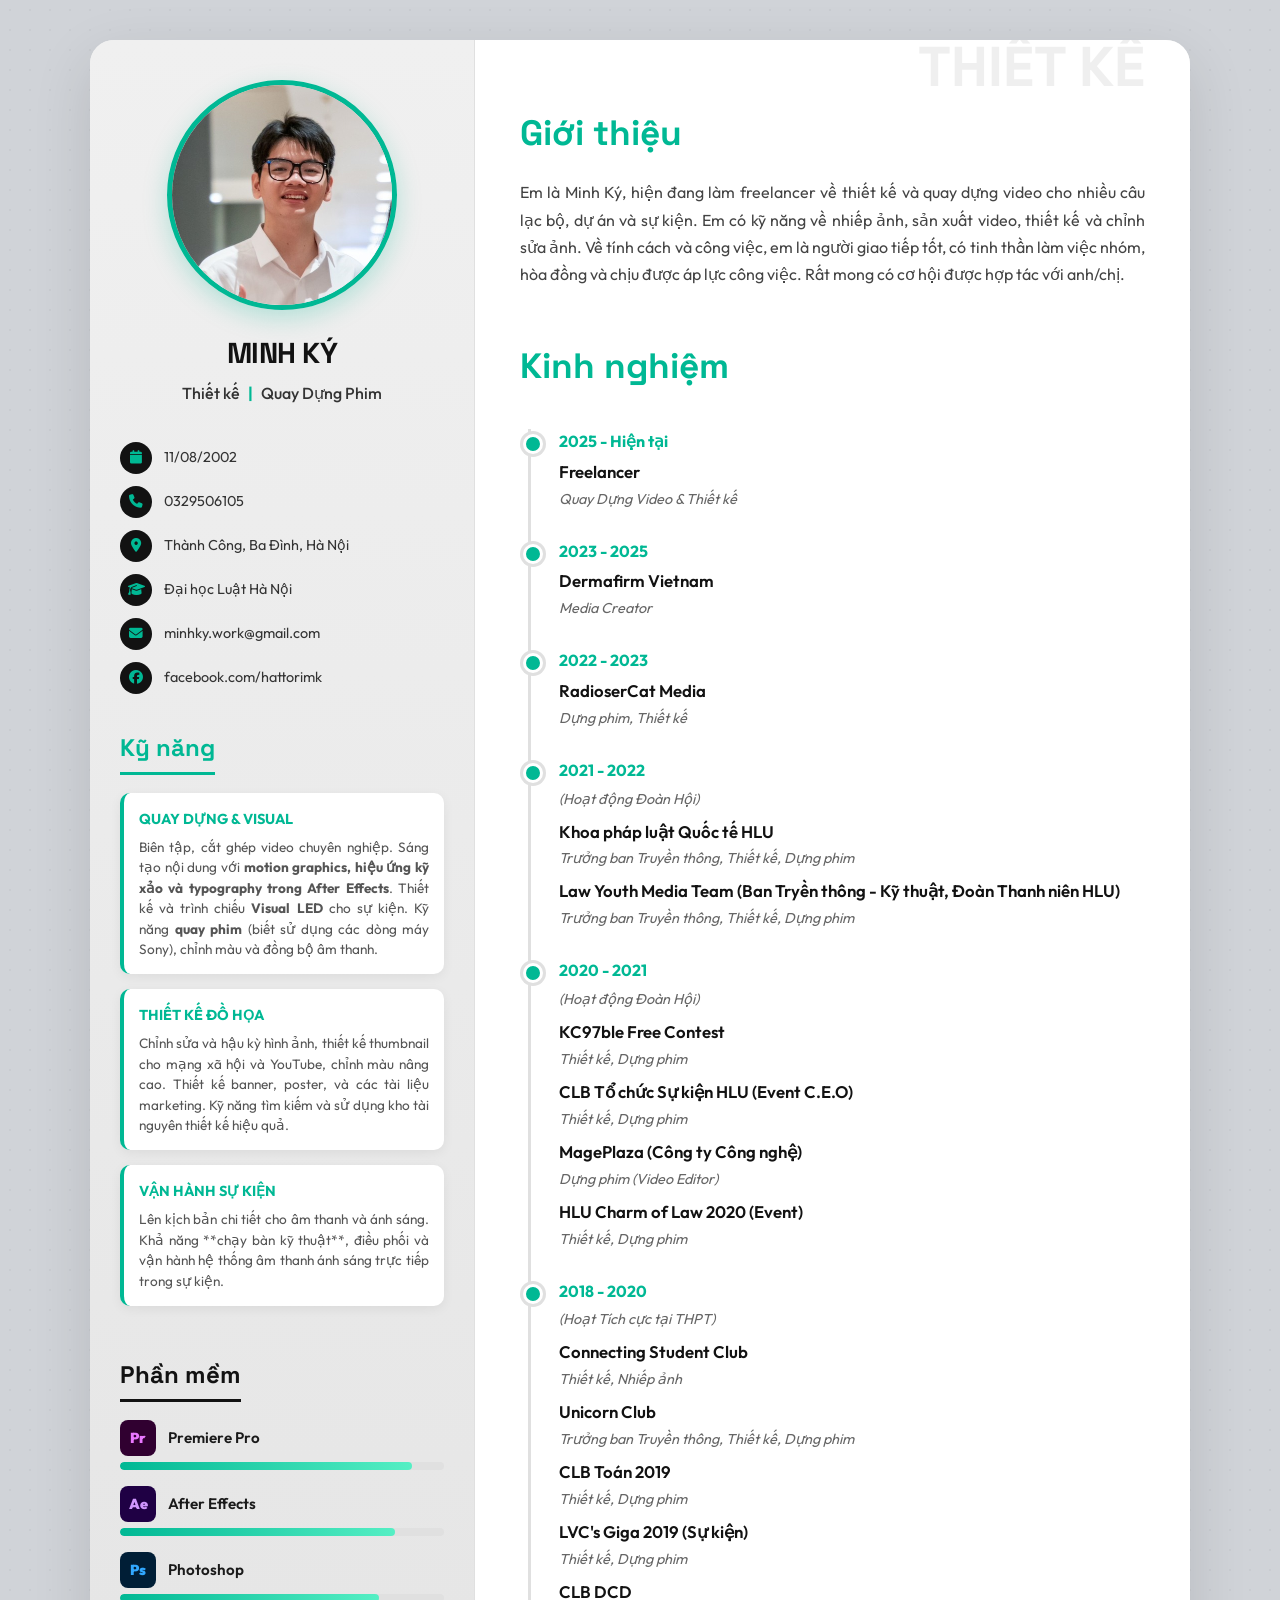
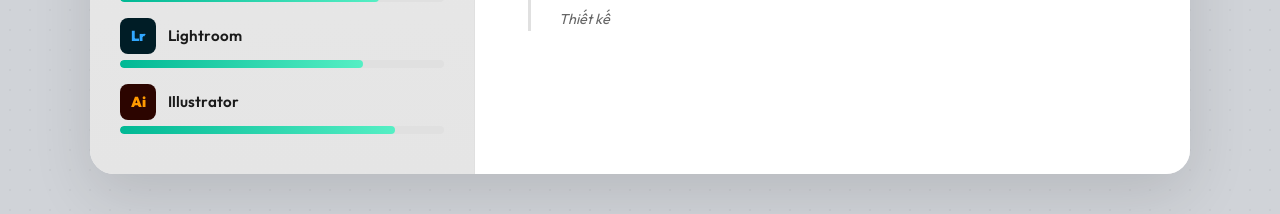
<file: index.html>
<!DOCTYPE html>
<html lang="vi">

<head>
    <meta charset="UTF-8">
    <meta name="viewport" content="width=device-width, initial-scale=1.0">
    <title>Minh Ký CV - Thiết kế & Quay Dựng Video</title>
    <!-- Fonts -->
    <link rel="preconnect" href="https://fonts.googleapis.com">
    <link rel="preconnect" href="https://fonts.gstatic.com" crossorigin>
    <link
        href="https://fonts.googleapis.com/css2?family=Outfit:wght@300;400;600;800&family=Space+Grotesk:wght@500;700&display=swap"
        rel="stylesheet">
    <!-- Icons -->
    <link rel="stylesheet" href="https://cdnjs.cloudflare.com/ajax/libs/font-awesome/6.4.0/css/all.min.css">
    <!-- Styles -->
    <link rel="stylesheet" href="style.css">
</head>

<body>

    <div class="cv-container">
        <!-- Sidebar / Left Column -->
        <aside class="sidebar">
            <div class="profile-section">
                <div class="profile-img-container">
                    <!-- Placeholder image - User should replace this -->
                    <img src="489565547_2711690389221575_2893446986486567053_n.png" alt="Minh Ky Profile"
                        class="profile-img">
                </div>
                <h1 class="name">Minh Ký</h1>
                <p class="tagline">Thiết kế <span class="accent">|</span> Quay Dựng Phim</p>
            </div>

            <div class="contact-section">
                <div class="contact-item">
                    <i class="fa-solid fa-calendar"></i>
                    <span>11/08/2002</span>
                </div>
                <div class="contact-item">
                    <i class="fa-solid fa-phone"></i>
                    <a href="tel:0329506105">0329506105</a>
                </div>
                <div class="contact-item">
                    <i class="fa-solid fa-location-dot"></i>
                    <span>Thành Công, Ba Đình, Hà Nội</span>
                </div>
                <div class="contact-item">
                    <i class="fa-solid fa-graduation-cap"></i>
                    <span>Đại học Luật Hà Nội</span>
                </div>
                <div class="contact-item">
                    <i class="fa-solid fa-envelope"></i>
                    <a href="mailto:minhky.work@gmail.com">minhky.work@gmail.com</a>
                </div>
                <div class="contact-item">
                    <i class="fa-brands fa-facebook"></i>
                    <a href="https://facebook.com/hattorimk" target="_blank">facebook.com/hattorimk</a>
                </div>
            </div>

            <div class="skills-section">
                <h2>Kỹ năng</h2>
                <div class="skill-category">
                    <h3>Quay Dựng & Visual</h3>
                    <p>Biên tập, cắt ghép video chuyên nghiệp. Sáng tạo nội dung với <strong>motion graphics,
                            hiệu ứng kỹ xảo và typography trong After Effects</strong>. Thiết kế và trình chiếu
                        <strong>Visual LED</strong> cho sự kiện. Kỹ năng <strong>quay phim</strong> (biết sử dụng các
                        dòng máy Sony),
                        chỉnh màu và đồng bộ âm thanh.
                    </p>
                </div>
                <div class="skill-category">
                    <h3>Thiết kế Đồ họa</h3>
                    <p>Chỉnh sửa và hậu kỳ hình ảnh, thiết kế thumbnail cho mạng xã hội và YouTube, chỉnh màu nâng cao.
                        Thiết kế banner, poster, và các tài liệu marketing. Kỹ năng tìm kiếm và sử dụng kho tài nguyên
                        thiết kế hiệu quả.</p>
                </div>
                <div class="skill-category">
                    <h3>Vận hành Sự kiện</h3>
                    <p>Lên kịch bản chi tiết cho âm thanh và ánh sáng. Khả năng **chạy bàn kỹ thuật**, điều phối và vận
                        hành
                        hệ thống âm thanh ánh sáng trực tiếp trong sự kiện.</p>
                </div>
            </div>

            <div class="software-section">
                <h2>Phần mềm</h2>
                <div class="software-grid">
                    <div class="software-item">
                        <div class="sw-header">
                            <span class="sw-icon sw-pr">Pr</span>
                            <span class="sw-name-text">Premiere Pro</span>
                        </div>
                        <div class="progress-bar-bg">
                            <div class="progress-fill" style="width: 90%;"></div>
                        </div>
                    </div>

                    <div class="software-item">
                        <div class="sw-header">
                            <span class="sw-icon sw-ae">Ae</span>
                            <span class="sw-name-text">After Effects</span>
                        </div>
                        <div class="progress-bar-bg">
                            <div class="progress-fill" style="width: 85%;"></div>
                        </div>
                    </div>

                    <div class="software-item">
                        <div class="sw-header">
                            <span class="sw-icon sw-ps">Ps</span>
                            <span class="sw-name-text">Photoshop</span>
                        </div>
                        <div class="progress-bar-bg">
                            <div class="progress-fill" style="width: 80%;"></div>
                        </div>
                    </div>

                    <div class="software-item">
                        <div class="sw-header">
                            <span class="sw-icon sw-lr">Lr</span>
                            <span class="sw-name-text">Lightroom</span>
                        </div>
                        <div class="progress-bar-bg">
                            <div class="progress-fill" style="width: 75%;"></div>
                        </div>
                    </div>

                    <div class="software-item">
                        <div class="sw-header">
                            <span class="sw-icon sw-ai">Ai</span>
                            <span class="sw-name-text">Illustrator</span>
                        </div>
                        <div class="progress-bar-bg">
                            <div class="progress-fill" style="width: 85%;"></div>
                        </div>
                    </div>
                </div>
            </div>
        </aside>

        <!-- Main Content / Right Column -->
        <main class="main-content">
            <section class="about-section">
                <h1 class="main-title">THIẾT KẾ <br><span class="highlight">QUAY DỰNG VIDEO</span></h1>
                <div class="about-box">
                    <h2>Giới thiệu</h2>
                    <p>
                        Em là Minh Ký, hiện đang làm freelancer về thiết kế và quay dựng video cho nhiều câu lạc bộ, dự
                        án và
                        sự kiện.
                        Em có kỹ năng về nhiếp ảnh, sản xuất video, thiết kế và chỉnh sửa ảnh.
                        Về tính cách và công việc, em là người giao tiếp tốt, có tinh thần làm việc nhóm,
                        hòa đồng và chịu được áp lực công việc. Rất mong có cơ hội được hợp tác với anh/chị.
                    </p>
                </div>
            </section>

            <section class="experience-section">
                <h2 class="section-header">Kinh nghiệm</h2>

                <div class="timeline">
                    <!-- Newest first -->
                    <div class="timeline-item">
                        <div class="timeline-date">2025 - Hiện tại</div>
                        <div class="timeline-content">
                            <h3>Freelancer</h3>
                            <p>Quay Dựng Video & Thiết kế</p>
                        </div>
                    </div>

                    <div class="timeline-item">
                        <div class="timeline-date">2023 - 2025</div>
                        <div class="timeline-content">
                            <h3>Dermafirm Vietnam</h3>
                            <p>Media Creator</p>
                        </div>
                    </div>

                    <div class="timeline-item">
                        <div class="timeline-date">2022 - 2023</div>
                        <div class="timeline-content">
                            <h3>RadioserCat Media</h3>
                            <p>Dựng phim, Thiết kế</p>
                        </div>
                    </div>

                    <div class="timeline-item">
                        <div class="timeline-date">2021 - 2022</div>
                        <div class="timeline-content">
                            <p class="activity-note"><em>(Hoạt động Đoàn Hội)</em></p>
                            <h3>Khoa pháp luật Quốc tế HLU</h3>
                            <p>Trưởng ban Truyền thông, Thiết kế, Dựng phim</p>
                            <h3>Law Youth Media Team (Ban Tryền thông - Kỹ thuật, Đoàn Thanh niên HLU)</h3>
                            <p>Trưởng ban Truyền thông, Thiết kế, Dựng phim</p>
                        </div>
                    </div>

                    <div class="timeline-item">
                        <div class="timeline-date">2020 - 2021</div>
                        <div class="timeline-content">
                            <p class="activity-note"><em>(Hoạt động Đoàn Hội)</em></p>
                            <h3>KC97ble Free Contest</h3>
                            <p>Thiết kế, Dựng phim</p>
                            <h3>CLB Tổ chức Sự kiện HLU (Event C.E.O)</h3>
                            <p>Thiết kế, Dựng phim</p>
                            <h3>MagePlaza (Công ty Công nghệ)</h3>
                            <p>Dựng phim (Video Editor)</p>
                            <h3>HLU Charm of Law 2020 (Event)</h3>
                            <p>Thiết kế, Dựng phim</p>
                        </div>
                    </div>

                    <div class="timeline-item">
                        <div class="timeline-date">2018 - 2020</div>
                        <div class="timeline-content">
                            <p class="activity-note"><em>(Hoạt Tích cực tại THPT)</em></p>
                            <h3>Connecting Student Club</h3>
                            <p>Thiết kế, Nhiếp ảnh</p>
                            <h3>Unicorn Club</h3>
                            <p>Trưởng ban Truyền thông, Thiết kế, Dựng phim</p>
                            <h3>CLB Toán 2019</h3>
                            <p>Thiết kế, Dựng phim</p>
                            <h3>LVC's Giga 2019 (Sự kiện)</h3>
                            <p>Thiết kế, Dựng phim</p>
                            <h3>CLB DCD</h3>
                            <p>Thiết kế</p>
                        </div>
                    </div>
                </div>
            </section>
        </main>
    </div>

</body>

</html>
</file>
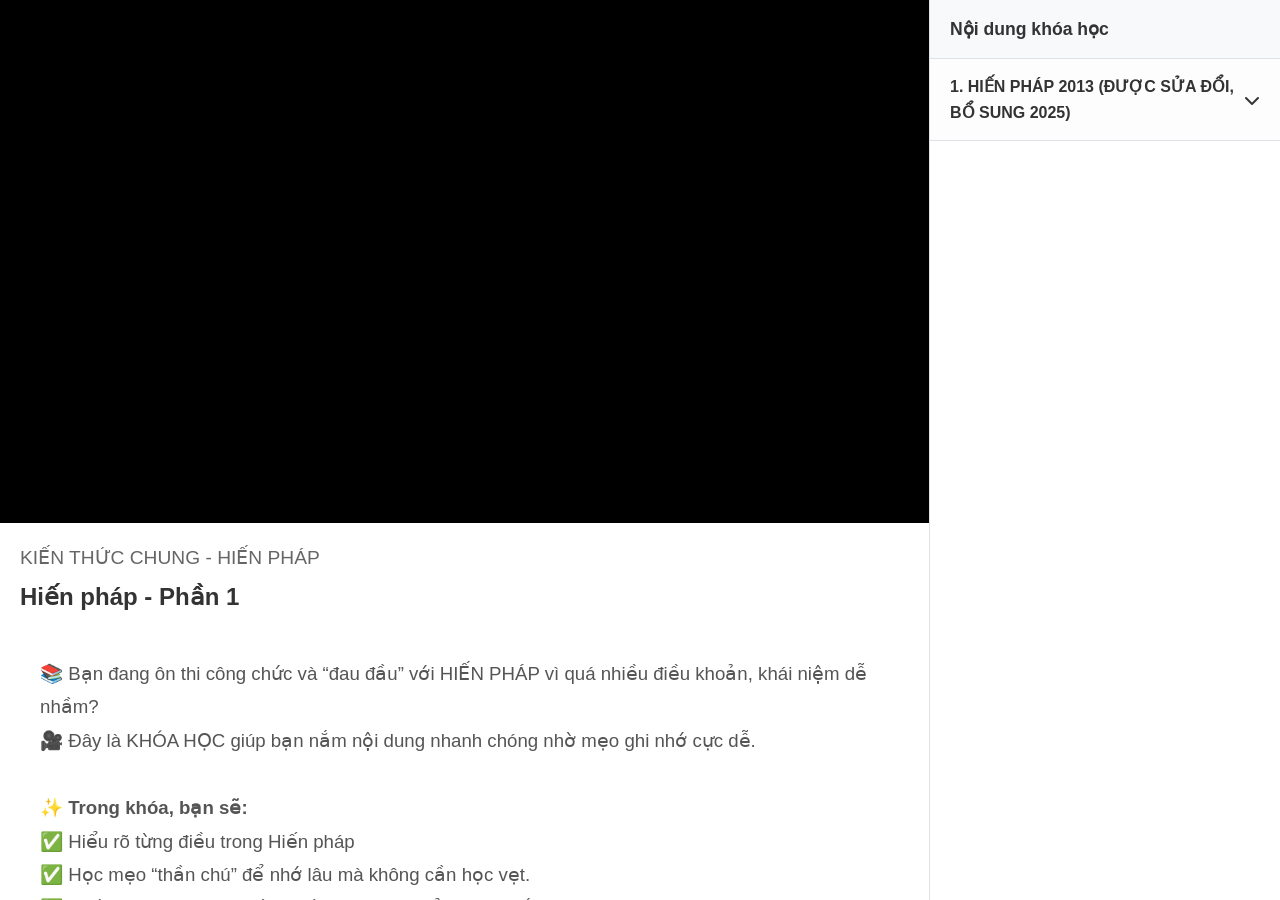
<file: baigianghienphap/index.html>
<!DOCTYPE html>
<html lang="vi">

<head>
    <meta charset="UTF-8">
    <meta name="viewport" content="width=device-width, initial-scale=1.0">
    <title>Khóa Học Online</title>
    <link rel="stylesheet" href="style.css?v=2">
    <!-- FontAwesome for Icons -->
    <link rel="stylesheet" href="https://cdnjs.cloudflare.com/ajax/libs/font-awesome/6.4.0/css/all.min.css">
</head>

<body>

    <div class="course-layout">
        <!-- Main Content Area: Video & Description -->
        <div class="video-section">
            <div class="video-wrapper">
                <iframe id="video-frame" src=""
                    allow="accelerometer; autoplay; encrypted-media; gyroscope; picture-in-picture"
                    allowfullscreen></iframe>
            </div>

            <div class="lesson-info">
                <div class="course-title-header" id="course-name">Loading...</div>
                <h1 class="current-lesson-title" id="lesson-title">Chọn một bài học để bắt đầu</h1>
                <div class="course-description" id="course-description">
                    <!-- Description content will be injected here -->
                </div>
            </div>
        </div>

        <!-- Sidebar: Course Content -->

        <!-- Mobile Toggle Button -->
        <button id="mobile-sidebar-toggle" class="mobile-toggle-btn">
            <i class="fas fa-list"></i> Danh sách bài học
        </button>

        <div class="sidebar" id="sidebar">
            <div class="sidebar-header">
                <h3>Nội dung khóa học</h3>
                <button id="close-sidebar-mobile" class="close-sidebar-btn"><i class="fas fa-times"></i></button>
            </div>
            <div class="sidebar-content" id="sidebar-content">
                <!-- Chapters and Lessons will be injected here -->
            </div>
        </div>
    </div>

    <script src="app.js?v=3"></script>
</body>

</html>
</file>
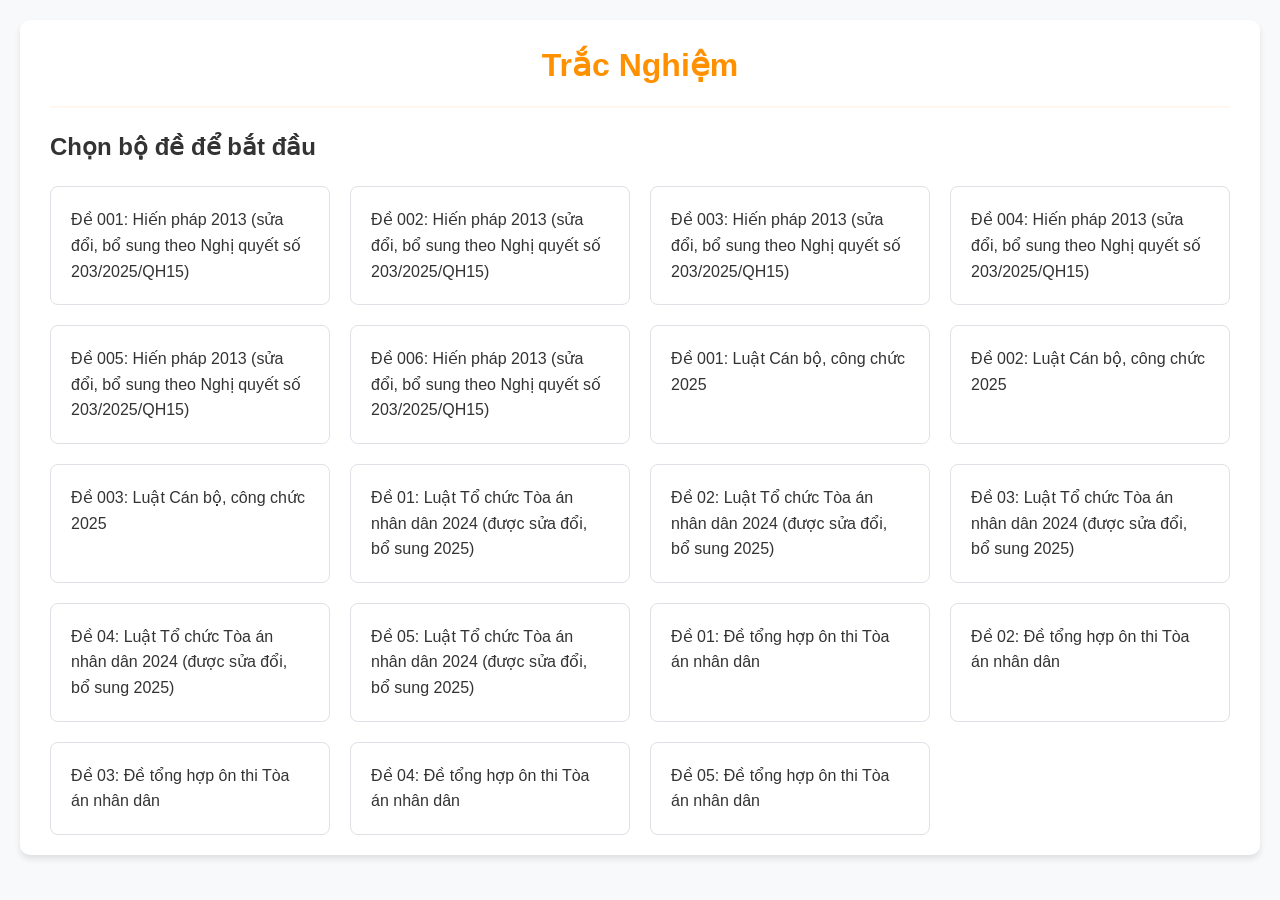
<file: bỏ/index.html>
<!DOCTYPE html>
<html lang="vi">
<head>
    <meta charset="UTF-8">
    <meta name="viewport" content="width=device-width, initial-scale=1.0">
    <title>Luyện Thi Trắc Nghiệm</title>
    <link rel="stylesheet" href="style.css">
</head>
<body>

    <div class="container">
        <header>
            <h1>Trắc Nghiệm </h1>
            <!-- TIÊU ĐỀ BỘ ĐỀ SẼ NẰM Ở ĐÂY -->
            <h2 id="quiz-title" class="hidden"></h2> 
        </header>

        <main id="main-content">
            <!-- Màn hình chọn đề thi -->
            <div id="exam-selection-screen">
                <h2>Chọn bộ đề để bắt đầu</h2>
                <div id="exam-list">
                    <!-- Danh sách các đề thi sẽ được JS chèn vào đây -->
                </div>
            </div>

            <!-- Màn hình làm bài thi -->
            <div id="quiz-screen" class="hidden">
                <div class="quiz-layout">
                    <div class="navigation-panel">
                         <div class="question-map-container">
                            <h3>Bảng câu hỏi:</h3>
                            <div id="question-map"></div>
                        </div>
                        <div class="timer-container">
                            <span>Thời gian còn lại:</span>
                            <div id="timer">60:00</div>
                        </div>
                        <button id="submit-btn" class="submit-button">Nộp Bài</button>
                    </div>
                    <div class="quiz-body">
                        <div id="question-container">
                            <!-- Nội dung câu hỏi và đáp án sẽ được JS chèn vào đây -->
                        </div>
                        <div class="pagination">
                            <button id="prev-btn" disabled>Câu trước</button>
                            <span id="question-counter">Câu 1 / X</span>
                            <button id="next-btn">Câu tiếp</button>
                        </div>
                    </div>
                </div>
            </div>

            <!-- Màn hình kết quả -->
            <div id="result-screen" class="hidden">
                <h2>Kết quả bài thi</h2>
                <div id="score-summary"></div>
                <div id="result-details"></div>
                <button id="review-btn">Xem lại bài làm</button>
                <button id="restart-btn">Làm lại đề khác</button>
            </div>
        </main>
    </div>

    <script src="app.js"></script>
</body>
</html>
</file>
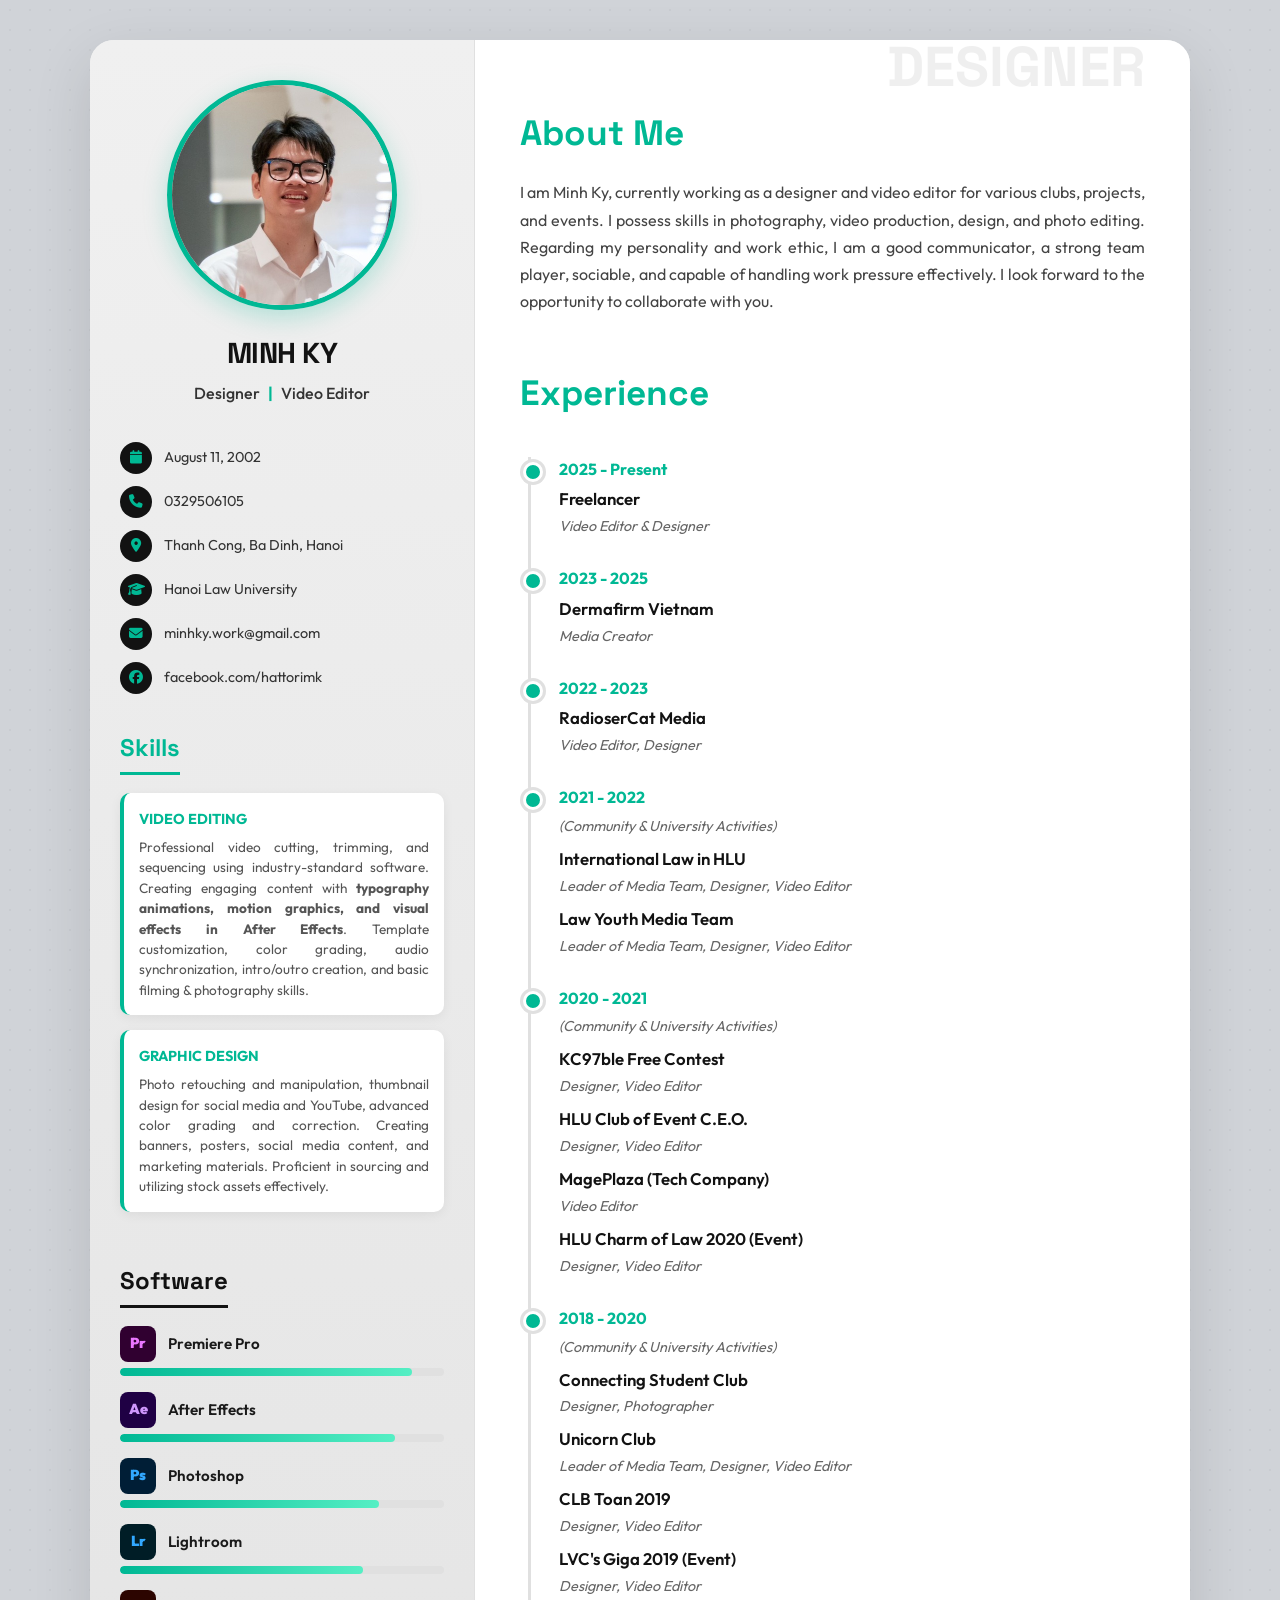
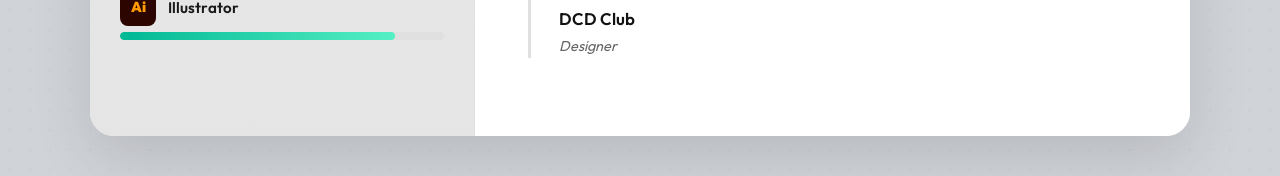
<file: Eng/index.html>
<!DOCTYPE html>
<html lang="en">

<head>
    <meta charset="UTF-8">
    <meta name="viewport" content="width=device-width, initial-scale=1.0">
    <title>Minh Ky CV - Designer & Video Editor</title>
    <!-- Fonts -->
    <link rel="preconnect" href="https://fonts.googleapis.com">
    <link rel="preconnect" href="https://fonts.gstatic.com" crossorigin>
    <link
        href="https://fonts.googleapis.com/css2?family=Outfit:wght@300;400;600;800&family=Space+Grotesk:wght@500;700&display=swap"
        rel="stylesheet">
    <!-- Icons -->
    <link rel="stylesheet" href="https://cdnjs.cloudflare.com/ajax/libs/font-awesome/6.4.0/css/all.min.css">
    <!-- Styles -->
    <link rel="stylesheet" href="style.css">
</head>

<body>

    <div class="cv-container">
        <!-- Sidebar / Left Column -->
        <aside class="sidebar">
            <div class="profile-section">
                <div class="profile-img-container">
                    <!-- Placeholder image - User should replace this -->
                    <img src="489565547_2711690389221575_2893446986486567053_n.png" alt="Minh Ky Profile"
                        class="profile-img">
                </div>
                <h1 class="name">Minh Ky</h1>
                <p class="tagline">Designer <span class="accent">|</span> Video Editor</p>
            </div>

            <div class="contact-section">
                <div class="contact-item">
                    <i class="fa-solid fa-calendar"></i>
                    <span>August 11, 2002</span>
                </div>
                <div class="contact-item">
                    <i class="fa-solid fa-phone"></i>
                    <a href="tel:0329506105">0329506105</a>
                </div>
                <div class="contact-item">
                    <i class="fa-solid fa-location-dot"></i>
                    <span>Thanh Cong, Ba Dinh, Hanoi</span>
                </div>
                <div class="contact-item">
                    <i class="fa-solid fa-graduation-cap"></i>
                    <span>Hanoi Law University</span>
                </div>
                <div class="contact-item">
                    <i class="fa-solid fa-envelope"></i>
                    <a href="mailto:minhky.work@gmail.com">minhky.work@gmail.com</a>
                </div>
                <div class="contact-item">
                    <i class="fa-brands fa-facebook"></i>
                    <a href="https://facebook.com/hattorimk" target="_blank">facebook.com/hattorimk</a>
                </div>
            </div>

            <div class="skills-section">
                <h2>Skills</h2>
                <div class="skill-category">
                    <h3>Video Editing</h3>
                    <p>Professional video cutting, trimming, and sequencing using industry-standard software. Creating
                        engaging content with <strong>typography animations, motion graphics, and visual effects in
                            After Effects</strong>. Template customization, color grading, audio synchronization,
                        intro/outro creation, and basic filming & photography skills.</p>
                </div>
                <div class="skill-category">
                    <h3>Graphic Design</h3>
                    <p>Photo retouching and manipulation, thumbnail design for social media and YouTube, advanced color
                        grading and correction. Creating banners, posters, social media content, and marketing
                        materials. Proficient in sourcing and utilizing stock assets effectively.</p>
                </div>
            </div>

            <div class="software-section">
                <h2>Software</h2>
                <div class="software-grid">
                    <div class="software-item">
                        <div class="sw-header">
                            <span class="sw-icon sw-pr">Pr</span>
                            <span class="sw-name-text">Premiere Pro</span>
                        </div>
                        <div class="progress-bar-bg">
                            <div class="progress-fill" style="width: 90%;"></div>
                        </div>
                    </div>

                    <div class="software-item">
                        <div class="sw-header">
                            <span class="sw-icon sw-ae">Ae</span>
                            <span class="sw-name-text">After Effects</span>
                        </div>
                        <div class="progress-bar-bg">
                            <div class="progress-fill" style="width: 85%;"></div>
                        </div>
                    </div>

                    <div class="software-item">
                        <div class="sw-header">
                            <span class="sw-icon sw-ps">Ps</span>
                            <span class="sw-name-text">Photoshop</span>
                        </div>
                        <div class="progress-bar-bg">
                            <div class="progress-fill" style="width: 80%;"></div>
                        </div>
                    </div>

                    <div class="software-item">
                        <div class="sw-header">
                            <span class="sw-icon sw-lr">Lr</span>
                            <span class="sw-name-text">Lightroom</span>
                        </div>
                        <div class="progress-bar-bg">
                            <div class="progress-fill" style="width: 75%;"></div>
                        </div>
                    </div>

                    <div class="software-item">
                        <div class="sw-header">
                            <span class="sw-icon sw-ai">Ai</span>
                            <span class="sw-name-text">Illustrator</span>
                        </div>
                        <div class="progress-bar-bg">
                            <div class="progress-fill" style="width: 85%;"></div>
                        </div>
                    </div>
                </div>
            </div>
        </aside>

        <!-- Main Content / Right Column -->
        <main class="main-content">
            <section class="about-section">
                <h1 class="main-title">DESIGNER <br><span class="highlight">VIDEO EDITOR</span></h1>
                <div class="about-box">
                    <h2>About Me</h2>
                    <p>
                        I am Minh Ky, currently working as a designer and video editor for various clubs, projects, and
                        events.
                        I possess skills in photography, video production, design, and photo editing.
                        Regarding my personality and work ethic, I am a good communicator, a strong team player,
                        sociable,
                        and capable of handling work pressure effectively. I look forward to the opportunity to
                        collaborate with you.
                    </p>
                </div>
            </section>

            <section class="experience-section">
                <h2 class="section-header">Experience</h2>

                <div class="timeline">
                    <!-- Newest first -->
                    <div class="timeline-item">
                        <div class="timeline-date">2025 - Present</div>
                        <div class="timeline-content">
                            <h3>Freelancer</h3>
                            <p>Video Editor & Designer</p>
                        </div>
                    </div>

                    <div class="timeline-item">
                        <div class="timeline-date">2023 - 2025</div>
                        <div class="timeline-content">
                            <h3>Dermafirm Vietnam</h3>
                            <p>Media Creator</p>
                        </div>
                    </div>

                    <div class="timeline-item">
                        <div class="timeline-date">2022 - 2023</div>
                        <div class="timeline-content">
                            <h3>RadioserCat Media</h3>
                            <p>Video Editor, Designer</p>
                        </div>
                    </div>

                    <div class="timeline-item">
                        <div class="timeline-date">2021 - 2022</div>
                        <div class="timeline-content">
                            <p class="activity-note"><em>(Community & University Activities)</em></p>
                            <h3>International Law in HLU</h3>
                            <p>Leader of Media Team, Designer, Video Editor</p>
                            <h3>Law Youth Media Team</h3>
                            <p>Leader of Media Team, Designer, Video Editor</p>
                        </div>
                    </div>

                    <div class="timeline-item">
                        <div class="timeline-date">2020 - 2021</div>
                        <div class="timeline-content">
                            <p class="activity-note"><em>(Community & University Activities)</em></p>
                            <h3>KC97ble Free Contest</h3>
                            <p>Designer, Video Editor</p>
                            <h3>HLU Club of Event C.E.O.</h3>
                            <p>Designer, Video Editor</p>
                            <h3>MagePlaza (Tech Company)</h3>
                            <p>Video Editor</p>
                            <h3>HLU Charm of Law 2020 (Event)</h3>
                            <p>Designer, Video Editor</p>
                        </div>
                    </div>

                    <div class="timeline-item">
                        <div class="timeline-date">2018 - 2020</div>
                        <div class="timeline-content">
                            <p class="activity-note"><em>(Community & University Activities)</em></p>
                            <h3>Connecting Student Club</h3>
                            <p>Designer, Photographer</p>
                            <h3>Unicorn Club</h3>
                            <p>Leader of Media Team, Designer, Video Editor</p>
                            <h3>CLB Toan 2019</h3>
                            <p>Designer, Video Editor</p>
                            <h3>LVC's Giga 2019 (Event)</h3>
                            <p>Designer, Video Editor</p>
                            <h3>DCD Club</h3>
                            <p>Designer</p>
                        </div>
                    </div>
                </div>
            </section>
        </main>
    </div>

</body>

</html>
</file>
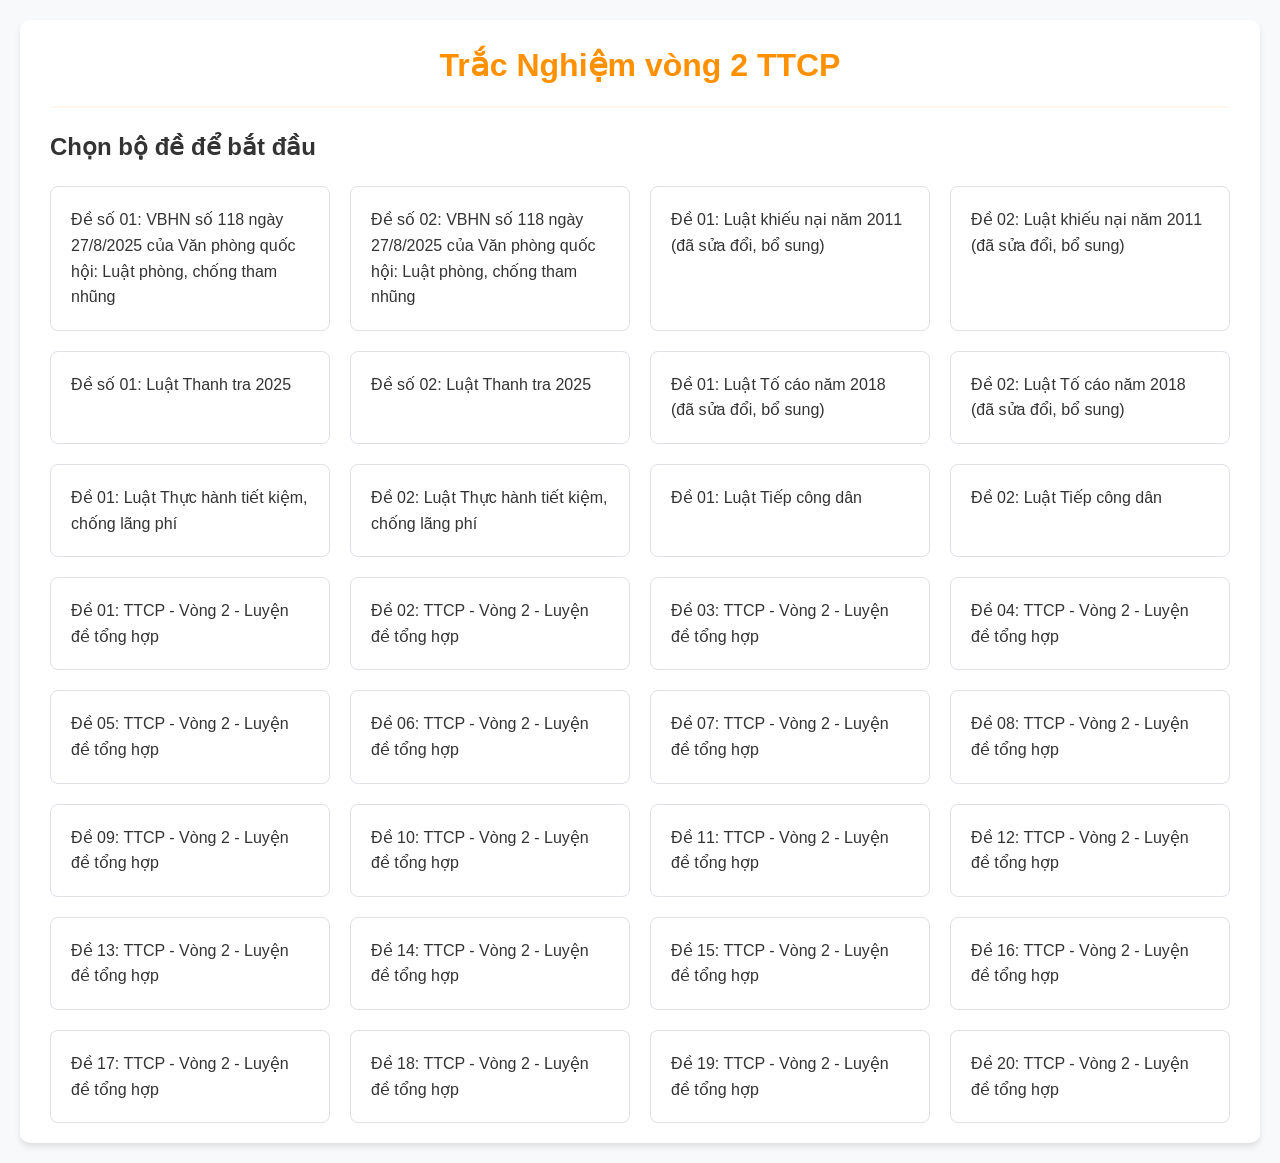
<file: luyenthivong2/index.html>
<!DOCTYPE html>
<html lang="vi">
<head>
    <meta charset="UTF-8">
    <meta name="viewport" content="width=device-width, initial-scale=1.0">
    <title>Luyện Thi vòng 2</title>
    <link rel="stylesheet" href="style.css">
</head>
<body>

    <div class="container">
        <header>
            <h1>Trắc Nghiệm vòng 2  TTCP</h1>
            <!-- TIÊU ĐỀ BỘ ĐỀ SẼ NẰM Ở ĐÂY -->
            <h2 id="quiz-title" class="hidden"></h2> 
        </header>

        <main id="main-content">
            <!-- Màn hình chọn đề thi -->
            <div id="exam-selection-screen">
                <h2>Chọn bộ đề để bắt đầu</h2>
                <div id="exam-list">
                    <!-- Danh sách các đề thi sẽ được JS chèn vào đây -->
                </div>
            </div>

            <!-- Màn hình làm bài thi -->
            <div id="quiz-screen" class="hidden">
                <div class="quiz-layout">
                    <div class="navigation-panel">
                         <div class="question-map-container">
                            <h3>Bảng câu hỏi:</h3>
                            <div id="question-map"></div>
                        </div>
                        <div class="timer-container">
                            <span>Thời gian còn lại:</span>
                            <div id="timer">60:00</div>
                        </div>
                        <button id="submit-btn" class="submit-button">Nộp Bài</button>
                    </div>
                    <div class="quiz-body">
                        <div id="question-container">
                            <!-- Nội dung câu hỏi và đáp án sẽ được JS chèn vào đây -->
                        </div>
                        <div class="pagination">
                            <button id="prev-btn" disabled>Câu trước</button>
                            <span id="question-counter">Câu 1 / X</span>
                            <button id="next-btn">Câu tiếp</button>
                        </div>
                    </div>
                </div>
            </div>

            <!-- Màn hình kết quả -->
            <div id="result-screen" class="hidden">
                <h2>Kết quả bài thi</h2>
                <div id="score-summary"></div>
                <div id="result-details"></div>
                <button id="review-btn">Xem lại bài làm</button>
                <button id="restart-btn">Làm lại đề khác</button>
            </div>
        </main>
    </div>

    <script src="app.js"></script>
</body>
</html>
</file>
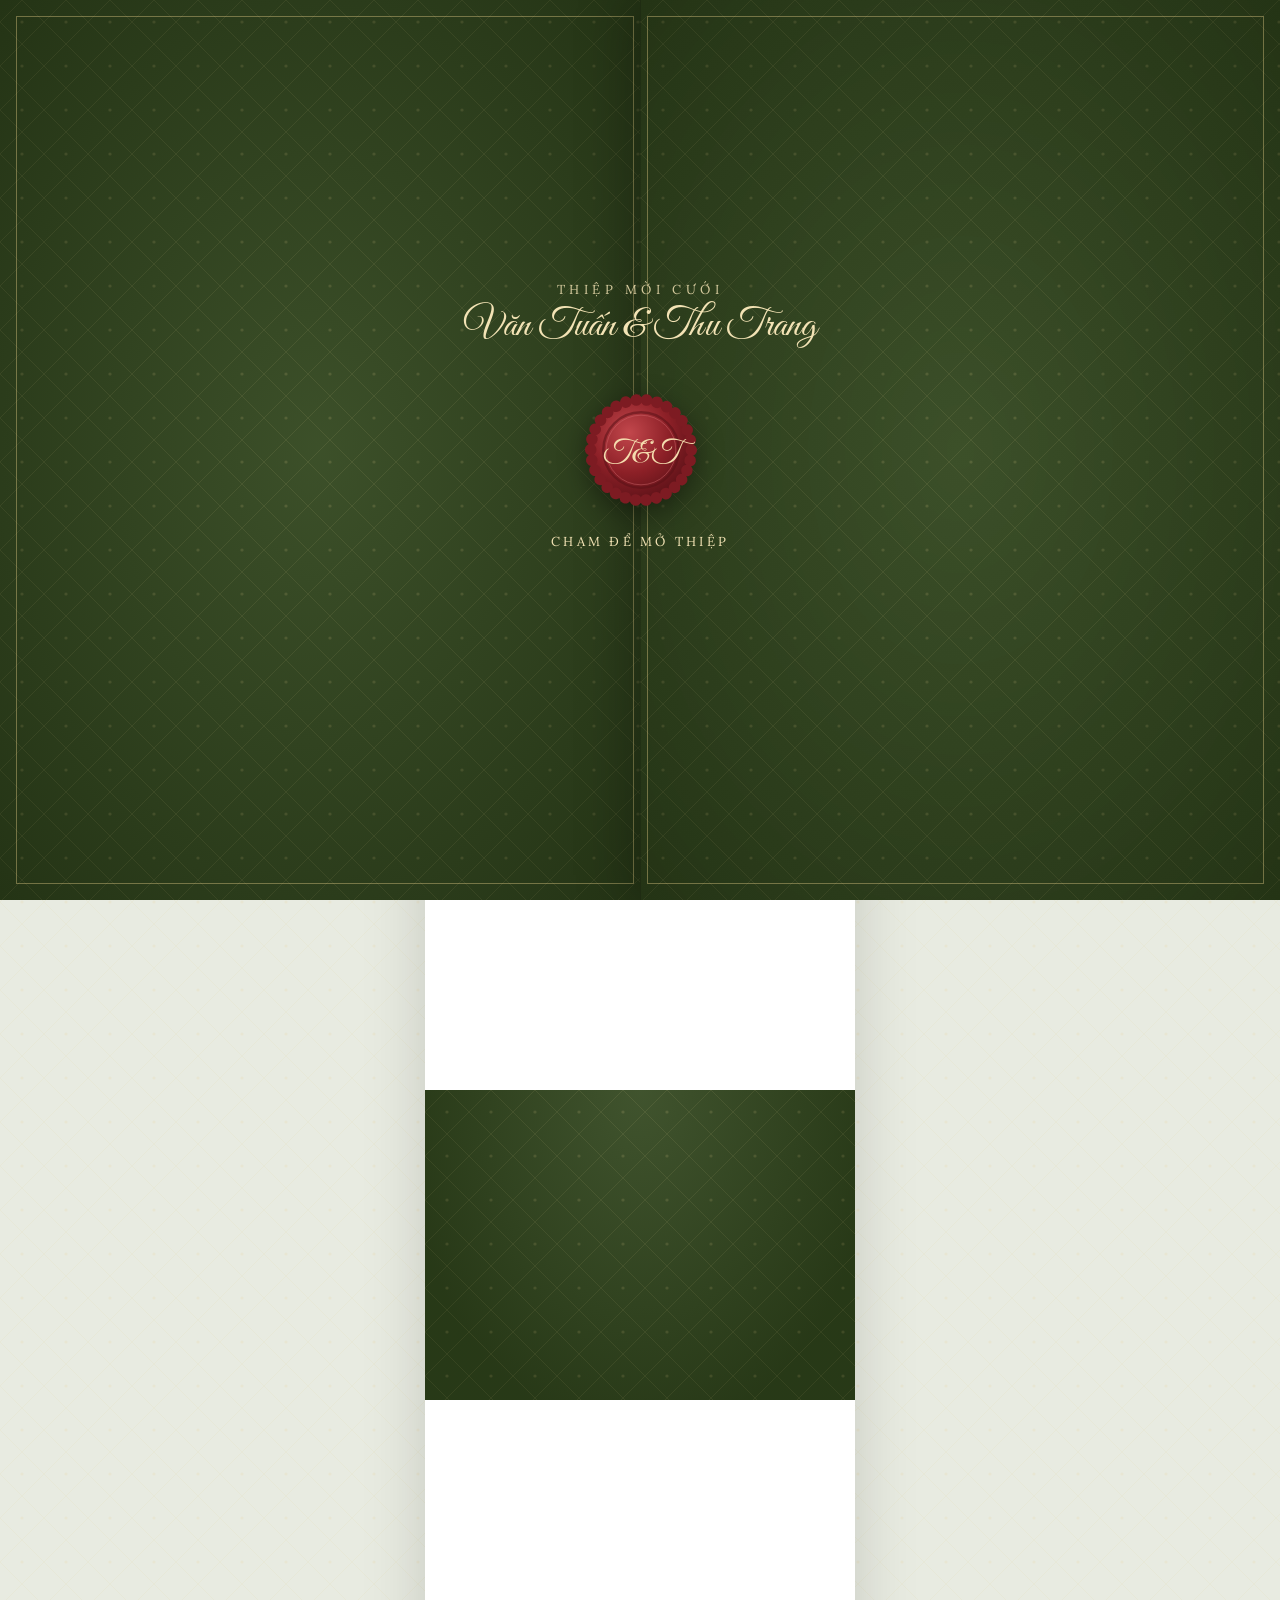
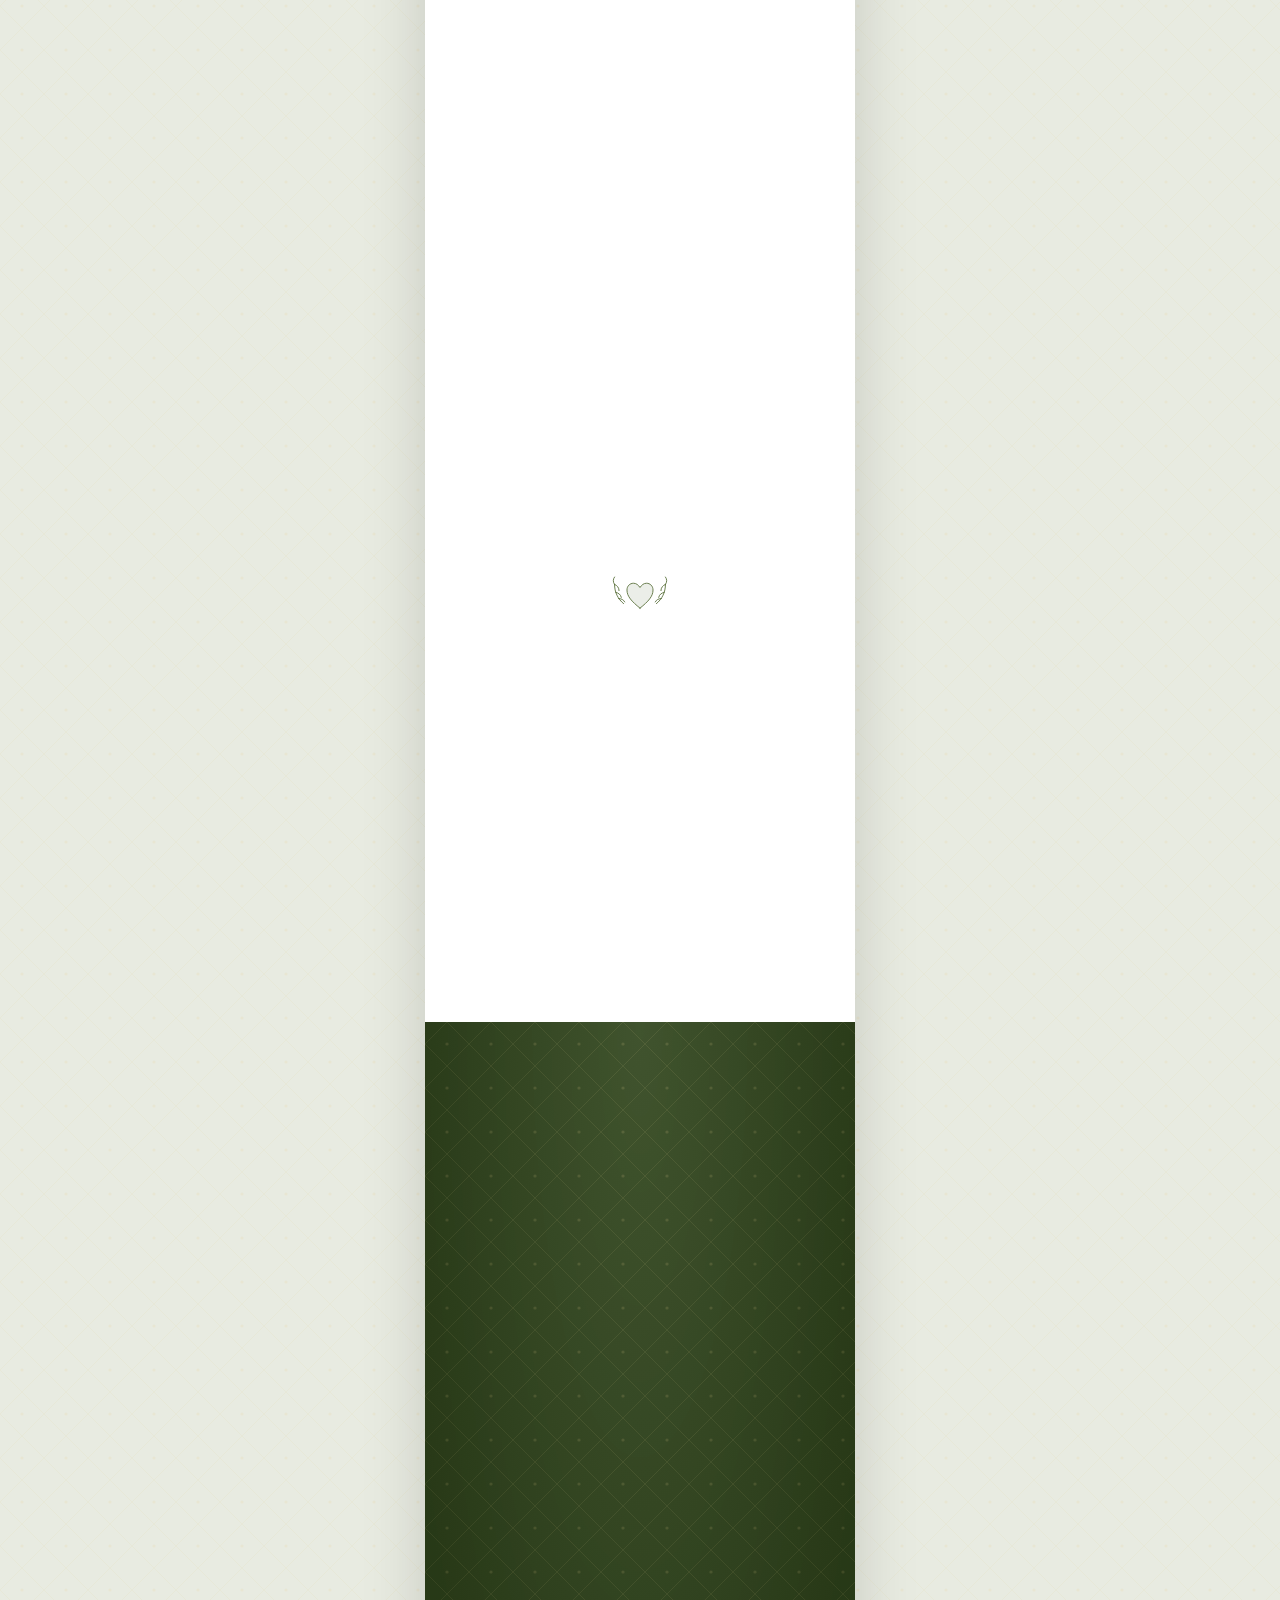
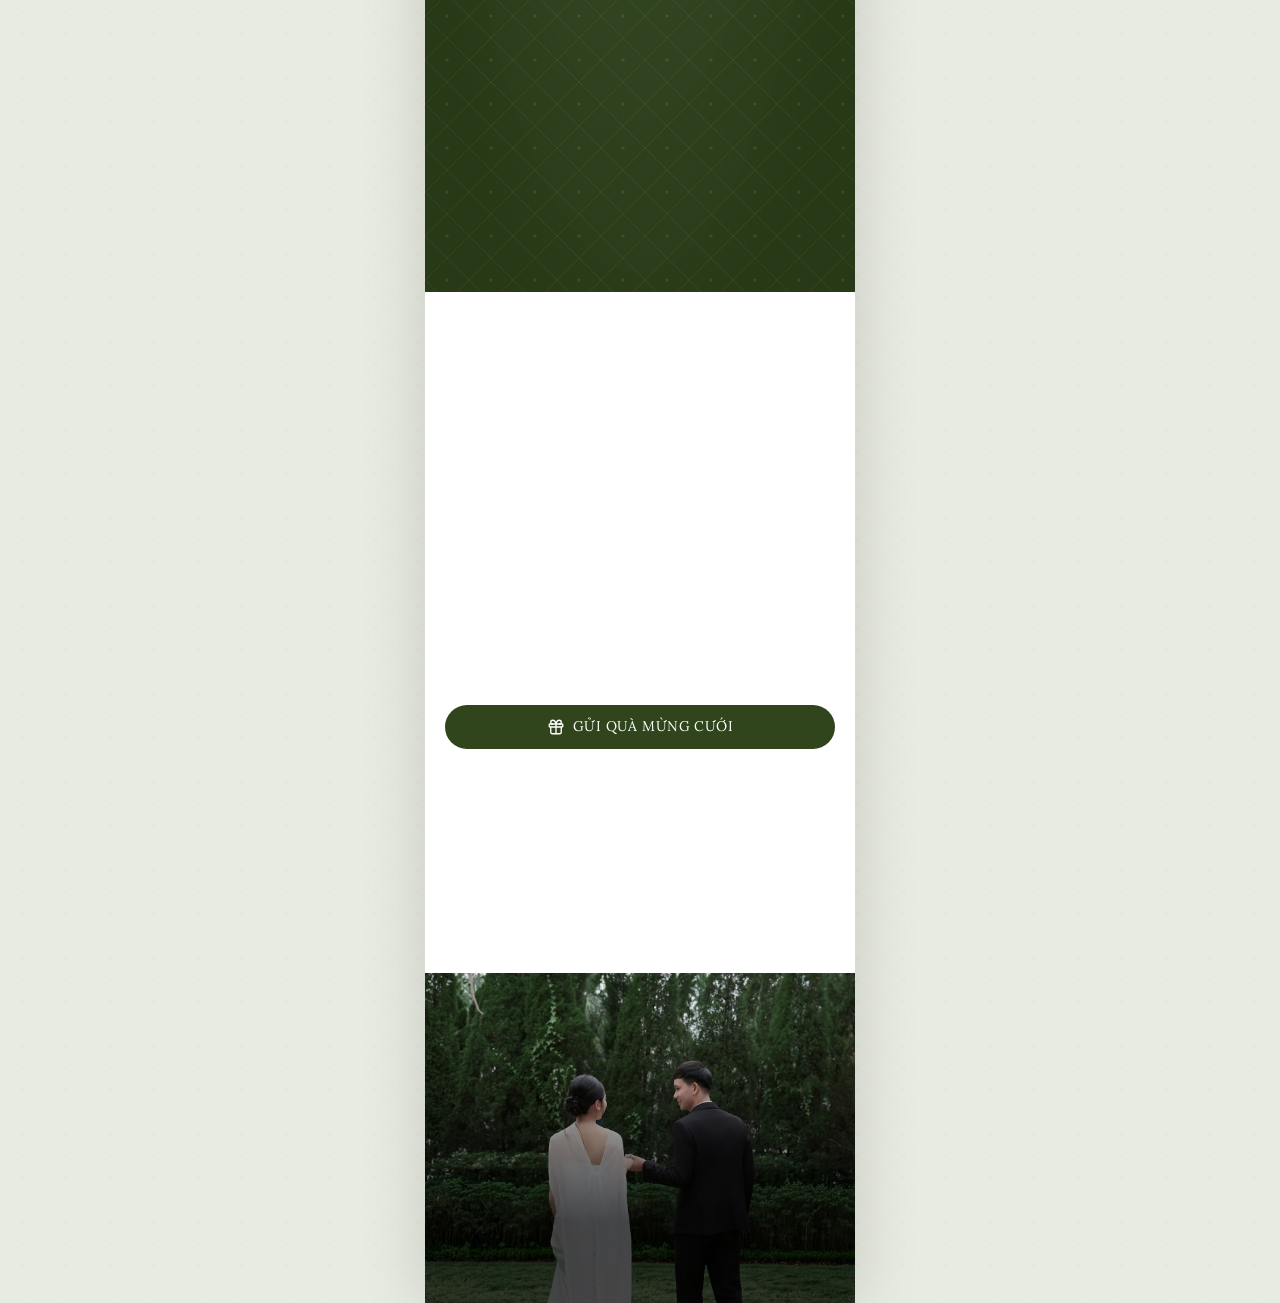
<file: wedding-n/index.html>
<!DOCTYPE html>
<html lang="vi">
<head>
  <meta charset="UTF-8">
  <meta name="viewport" content="width=device-width, initial-scale=1, viewport-fit=cover">
  <meta name="theme-color" content="#30451c">
  <title>Văn Tuấn &amp; Thu Trang — Thiệp mời cưới</title>
  <meta name="description" content="Trân trọng kính mời Quý Khách đến chung vui cùng gia đình chúng tôi.">

  <!-- Ảnh & mô tả khi chia sẻ link qua Zalo / Facebook (nên đổi thành link tuyệt đối sau khi đưa lên mạng) -->
  <meta property="og:type" content="website">
  <meta property="og:title" content="Văn Tuấn &amp; Thu Trang — 24.10.2026">
  <meta property="og:description" content="Trân trọng kính mời Quý Khách đến chung vui cùng gia đình chúng tôi.">
  <meta property="og:image" content="assets/images/cover.webp">

  <link rel="preconnect" href="https://fonts.googleapis.com">
  <link rel="preconnect" href="https://fonts.gstatic.com" crossorigin>
  <link href="https://fonts.googleapis.com/css2?family=Great+Vibes&family=Lora:ital,wght@0,400;0,500;0,600;1,400&family=Monsieur+La+Doulaise&family=Pinyon+Script&family=Playfair+Display:wght@400;500&display=swap" rel="stylesheet">
  <link rel="stylesheet" href="css/style.css">
  <noscript><style>.anim{visibility:visible!important}.opening{display:none!important}body.locked{overflow:auto!important}</style></noscript>
</head>
<body class="locked">

  <!-- =========================================================
       MÀN MỞ THIỆP (2 cánh cửa + con dấu sáp)
       ========================================================= -->
  <div class="opening" id="opening" role="button" tabindex="0" aria-label="Chạm để mở thiệp">
    <div class="door door-left"></div>
    <div class="door door-right">
      <div class="seal" aria-hidden="true">
        <svg viewBox="0 0 120 120">
          <defs>
            <radialGradient id="wax" cx="38%" cy="32%" r="75%">
              <stop offset="0" stop-color="#c2474c"/>
              <stop offset=".55" stop-color="#8d2027"/>
              <stop offset="1" stop-color="#5a1117"/>
            </radialGradient>
          </defs>
          <circle cx="60" cy="60" r="50" fill="url(#wax)"/>
          <circle cx="60" cy="60" r="52" fill="none" stroke="#7d1b22" stroke-width="12" stroke-dasharray="0.1 10.79" stroke-linecap="round"/>
          <circle cx="60" cy="60" r="39" fill="none" stroke="#5a1117" stroke-width="2.5" opacity=".55"/>
          <circle cx="60" cy="60" r="36" fill="none" stroke="#d66d72" stroke-width="1" opacity=".45"/>
          <!-- Chữ lồng trên con dấu: T&T (Thu Trang & Văn Tuấn) -->
          <text x="60" y="71" text-anchor="middle" font-family="Great Vibes, cursive" font-size="32" fill="#f4dcae">T&amp;T</text>
        </svg>
      </div>
    </div>
    <div class="opening-top">
      <p class="opening-sub">Thiệp mời cưới</p>
      <p class="opening-names">Văn Tuấn &amp; Thu Trang</p>
    </div>
    <p class="opening-hint">Chạm để mở thiệp</p>
  </div>

  <main class="page">

    <!-- =========================================================
         1. ẢNH BÌA
         ========================================================= -->
    <section class="hero">
      <div class="photo" data-label="Ảnh bìa · cover.webp (dọc 2:3)">
        <img src="assets/images/cover.webp" alt="Ảnh cưới Văn Tuấn và Thu Trang" fetchpriority="high">
      </div>
      <div class="hero-overlay"></div>
      <p class="hero-script anim" data-anim="fadeInUp">Wedding</p>
      <h1 class="hero-names anim" data-anim="fadeInUp" data-delay=".2">Văn Tuấn<br>Thu Trang</h1>
      <p class="hero-date anim" data-anim="fadeInUp" data-delay=".4">24.10.2026</p>
    </section>

    <!-- =========================================================
         2. LỜI DẪN + THÔNG TIN HAI GIA ĐÌNH
         ========================================================= -->
    <section class="families">
      <p class="quote anim" data-anim="fadeInUp">"Hôn nhân là chuyện cả đời,<br>Yêu người vừa ý, cưới người mình thương..."</p>

      <div class="two-col fam">
        <div class="anim" data-anim="fadeInLeft">
          <h3 class="fam-title">Nhà trai</h3>
          <p class="fam-parents">Ông. Bùi Văn Hoan<br>Bà. Bùi Thị Bảy</p>
          <p class="fam-city">Thôn Phú Nhi, Xã Vạn Lộc<br>Thanh Hoá</p>
        </div>
        <div class="anim" data-anim="fadeInRight">
          <h3 class="fam-title">Nhà gái</h3>
          <p class="fam-parents">Ông. Hoàng Ngọc Đổng<br>Bà. Trần Thị Nga</p>
          <p class="fam-city">Thôn Trung Thành, xã Hậu Lộc<br>Thanh Hoá</p>
        </div>
      </div>

      <div class="hy anim" data-anim="pulse" aria-hidden="true">囍</div>

      <div class="two-col couple-names">
        <div class="anim" data-anim="fadeInLeft">
          <p class="role">Chú rể</p>
          <p class="person">Văn Tuấn</p>
        </div>
        <div class="anim" data-anim="fadeInRight">
          <p class="role">Cô dâu</p>
          <p class="person">Thu Trang</p>
        </div>
      </div>
    </section>

    <!-- =========================================================
         3. ẢNH CHÚ RỂ – CÔ DÂU
         ========================================================= -->
    <section class="band couple-band">
      <div class="photo zoom anim" data-anim="fadeInLeft" data-label="Ảnh chú rể · groom.webp">
        <img src="assets/images/groom.webp" alt="Chú rể" loading="lazy">
      </div>
      <div class="photo zoom anim" data-anim="fadeInRight" data-label="Ảnh cô dâu · bride.webp">
        <img src="assets/images/bride.webp" alt="Cô dâu" loading="lazy">
      </div>
    </section>

    <!-- =========================================================
         4. LỜI MỜI + 3 ẢNH
         ========================================================= -->
    <section class="invite">
      <p class="invite-text anim" data-anim="fadeInUp">
        <span class="invite-lead">HÂN HẠNH ĐƯỢC ĐÓN TIẾP</span>
        <span class="guest-name" data-guest>Quý Khách</span>
        <span class="invite-tail">TRONG DỊP ĐẶC BIỆT CỦA GIA ĐÌNH</span>
      </p>
      <div class="trio">
        <div class="photo zoom anim" data-anim="fadeInLeft" data-label="invite-1.webp">
          <img src="assets/images/invite-1.webp" alt="" loading="lazy">
        </div>
        <div class="photo zoom trio-mid anim" data-anim="zoomIn" data-label="invite-2.webp">
          <img src="assets/images/invite-2.webp" alt="" loading="lazy">
        </div>
        <div class="photo zoom anim" data-anim="fadeInRight" data-label="invite-3.webp">
          <img src="assets/images/invite-3.webp" alt="" loading="lazy">
        </div>
      </div>
    </section>

    <!-- =========================================================
         5. BỮA CƠM THÂN MẬT (TẠI NHÀ GÁI)
         ========================================================= -->
    <section class="event">
      <h2 class="ev-title anim" data-anim="fadeInUp">Bữa cơm thân mật</h2>
      <p class="ev-time anim" data-anim="fadeInUp">Trân trọng kính mời tới dự bữa cơm <br> thân mật mừng lễ thành hôn chung vui <br> vào lúc 10:30, thứ bảy</p>
      <div class="ev-date">
        <span class="ev-side anim" data-anim="fadeInLeft">Tháng 10</span>
        <span class="ev-day anim" data-anim="zoomIn">24</span>
        <span class="ev-side anim" data-anim="fadeInRight">Năm 2026</span>
      </div>
      <p class="ev-lunar anim" data-anim="fadeInUp">(Tức ngày 15 tháng 09 năm Bính Ngọ)</p>
      <p class="ev-place anim" data-anim="fadeInUp">Tại Nhà hàng tiệc cưới Khanh Dung</p>
      <p class="ev-addr anim" data-anim="fadeInUp">Khu Chợ Mành - Xã Vạn Lộc - Tỉnh Thanh Hoá</p>
      <div class="anim" data-anim="pulse">
        <a class="btn btn-map" href="https://www.google.com/maps/search/?api=1&amp;query=Nh%C3%A0+h%C3%A0ng+ti%E1%BB%87c+c%C6%B0%E1%BB%9Bi+Kh%C3%A1nh+Dung+V%E1%BA%A1n+L%E1%BB%99c+Thanh+H%C3%B3a" target="_blank" rel="noopener">Xem chỉ đường</a>
      </div>
    </section>

    <div class="divider" aria-hidden="true">
      <svg viewBox="0 0 106 94" fill="none" stroke="currentColor" stroke-width="1.6" stroke-linecap="round">
        <path d="M53 78C38 66 30 57 30 46c0-7 5-12 11.5-12 5 0 8.5 3 11.5 7.5C56 37 59.5 34 64.5 34 71 34 76 39 76 46c0 11-8 20-23 32z" fill="currentColor" fill-opacity=".12"/>
        <path d="M24 70C14 62 8 50 8 36M8 36c5 2 8 6 8 11M10 50c5 1 9 4 10 9M15 61c5 0 9 2 11 6M8 36c-3-4-3-9 0-13"/>
        <path d="M82 70c10-8 16-20 16-34M98 36c-5 2-8 6-8 11M96 50c-5 1-9 4-10 9M91 61c-5 0-9 2-11 6M98 36c3-4 3-9 0-13"/>
      </svg>
    </div>

    <!-- =========================================================
         6. LỄ THÀNH HÔN & TIỆC CƯỚI CHÍNH
         ========================================================= -->
    <section class="event">
      <h2 class="ev-title anim" data-anim="fadeInUp">Lễ nạp tài</h2>
      <p class="ev-time anim" data-anim="fadeInUp">Được tổ chức vào lúc 8:30, thứ tư</p>
      <div class="ev-date">
        <span class="ev-side anim" data-anim="fadeInLeft">Tháng 10</span>
        <span class="ev-day anim" data-anim="zoomIn">21</span>
        <span class="ev-side anim" data-anim="fadeInRight">Năm 2026</span>
      </div>
      <p class="ev-lunar anim" data-anim="fadeInUp">(Tức ngày 12 tháng 09 năm Bính Ngọ)</p>
      <p class="ev-place anim" data-anim="fadeInUp">Tại gia đình nhà gái</p>
      <p class="ev-addr anim" data-anim="fadeInUp">Số nhà 08 Đường Trịnh Ngọc Điệt <br> Thôn Trung Thành - xã Hậu Lộc - Thanh Hóa</p>
      <div class="anim" data-anim="pulse">
        <a class="btn btn-map" href="https://maps.app.goo.gl/4ET5ywpvtLAaHChJ6" target="_blank" rel="noopener">Xem chỉ đường</a>
      </div>
    </section>

    <!-- =========================================================
         7. ALBUM ẢNH
         ========================================================= -->
    <section class="band album">
      <div class="album-head anim" data-anim="fadeInUp">
        <span class="ah-big">Golden hour</span><span class="ah-of">of</span><span class="ah-big">love</span>
      </div>
      <p class="album-text anim" data-anim="fadeInUp" style="font-style: italic; text-align: center;">In the gentle glow of love, two hearts become one, and a beautiful forever begins</p>

      <div class="gallery">
        <div class="photo zoom g-wide anim" data-anim="flipInY" data-label="album-1.webp (ngang)">
          <img src="assets/images/album-1.webp" alt="" loading="lazy">
        </div>
        <div class="g-row">
          <div class="photo zoom g-tall anim" data-anim="fadeInRight" data-label="album-2.webp">
            <img src="assets/images/album-2.webp" alt="" loading="lazy">
          </div>
          <div class="g-col">
            <div class="photo zoom anim" data-anim="fadeInUp" data-label="album-3.webp">
              <img src="assets/images/album-3.webp" alt="" loading="lazy">
            </div>
            <div class="photo zoom anim" data-anim="fadeInDown" data-label="album-4.webp">
              <img src="assets/images/album-4.webp" alt="" loading="lazy">
            </div>
          </div>
        </div>
      </div>
    </section>

    <!-- =========================================================
         8. XÁC NHẬN THAM DỰ (RSVP)
         ========================================================= -->
    <section class="rsvp">
      <p class="rsvp-text anim" data-anim="fadeInUp">
        Hãy xác nhận sự có mặt của Quý Khách để gia đình<br>
        chúng tôi chuẩn bị đón tiếp một cách chu đáo nhất.<br>
        Trân trọng!
      </p>

      <form class="rsvp-form anim" data-anim="fadeInUp" id="rsvp-form" novalidate>
        <input class="field" id="f-name" name="guestName" type="text" placeholder="Tên của Quý Khách?" autocomplete="name" maxlength="80" required>
        <textarea class="field" name="message" placeholder="Nhập lời chúc của Quý Khách" maxlength="600" required></textarea>
        <select class="field" name="attend" required>
          <option value="" disabled selected hidden>Xác nhận tham dự</option>
          <option value="yes">Tôi sẽ tham dự</option>
          <option value="no">Xin lỗi! Tôi không thể tham dự</option>
        </select>
        <div class="form-actions">
          <button class="btn btn-submit" id="rsvp-submit" type="submit">GỬI LỜI CHÚC &amp; XÁC NHẬN</button>
          </button>
        </div>
      </form>

      <div class="gift-wrap">
        <button class="btn btn-gift" type="button" data-open="qr-modal">
          <svg viewBox="0 0 24 24" width="18" height="18" fill="none" stroke="currentColor" stroke-width="1.8" stroke-linecap="round" stroke-linejoin="round"><rect x="3" y="8" width="18" height="4" rx="1"/><path d="M12 8v13M19 12v7a2 2 0 0 1-2 2H7a2 2 0 0 1-2-2v-7M7.5 8a2.5 2.5 0 0 1 0-5C11 3 12 8 12 8s1-5 4.5-5a2.5 2.5 0 0 1 0 5"/></svg>
          GỬI QUÀ MỪNG CƯỚI
        </button>
      </div>
    </section>

    <!-- =========================================================
         9. ĐẾM NGƯỢC
         ========================================================= -->
    <section class="countdown-sec">
      <p class="cd-title anim" data-anim="zoomIn">Countdown</p>
      <div class="countdown anim" data-anim="flipInX" id="countdown">
        <div class="cd-cell"><span class="cd-num" data-days>00</span><span class="cd-label">Ngày</span></div>
        <div class="cd-cell"><span class="cd-num" data-hours>00</span><span class="cd-label">Giờ</span></div>
        <div class="cd-cell"><span class="cd-num" data-minutes>00</span><span class="cd-label">Phút</span></div>
        <div class="cd-cell"><span class="cd-num" data-seconds>00</span><span class="cd-label">Giây</span></div>
      </div>
    </section>

    <!-- =========================================================
         10. LỜI CẢM ƠN
         ========================================================= -->
    <section class="footer">
      <div class="photo" data-label="Ảnh cuối thiệp · footer.webp (ngang)">
        <img src="assets/images/footer.webp" alt="" loading="lazy">
      </div>
      <div class="footer-overlay"></div>
      <div class="footer-text">
        <p class="thanks anim" data-anim="fadeInUp">Thank you</p>
        <p class="thanks-msg anim" data-anim="fadeInUp">Cảm ơn Quý Khách đã dành tình cảm đến chung vui cùng gia đình chúng tôi! <br>
Sự hiện diện và những lời chúc tốt đẹp của Quý Khách là món quà ý nghĩa, niềm vui và hạnh phúc lớn lao trong ngày đặc biệt này.</p>
      </div>
    </section>
  </main>

  <!-- Nút nhạc nền -->
  <button class="music-btn" id="music-btn" type="button" aria-label="Bật/tắt nhạc nền" aria-pressed="false">
    <span></span><span></span><span></span><span></span>
  </button>

  <!-- =========================================================
       POPUP: QUÀ MỪNG CƯỚI (QR NGÂN HÀNG)
       ========================================================= -->
  <div class="modal" id="qr-modal" role="dialog" aria-modal="true" aria-labelledby="qr-title">
    <div class="modal-box">
      <button class="modal-close" type="button" data-close aria-label="Đóng">
        <svg viewBox="0 0 24 24" width="16" height="16" stroke="currentColor" stroke-width="2.2" stroke-linecap="round"><path d="M6 6l12 12M18 6L6 18"/></svg>
      </button>
      <h3 class="modal-title" id="qr-title">GỬI QUÀ MỪNG CƯỚI</h3>
      <div class="gift-cards">
        <div class="gift-card">
          <p class="gift-side">Chú rể</p>
          <div class="photo qr" data-label="qr-groom.jpg">
            <img src="assets/images/qr-groom.jpg" alt="Mã QR chú rể" loading="lazy">
          </div>
          <p class="gift-name">BUI VAN TUAN</p>
          <p class="gift-bank">VIETINBANK</p>
          <p class="gift-acc">101875297021</p>
          <button class="copy-btn" type="button" data-copy="101875297021">Sao chép STK</button>
        </div>
        <div class="gift-card">
          <p class="gift-side">Cô dâu</p>
          <div class="photo qr" data-label="qr-bride.jpg">
            <img src="assets/images/qr-bride.jpg" alt="Mã QR cô dâu" loading="lazy">
          </div>
          <p class="gift-name">HOANG THU TRANG</p>
          <p class="gift-bank">MBBANK</p>
          <p class="gift-acc">882209958888</p>
          <button class="copy-btn" type="button" data-copy="882209958888">Sao chép STK</button>
        </div>
      </div>
    </div>
  </div>

  <!-- =========================================================
       POPUP: DANH SÁCH PHẢN HỒI
       ========================================================= -->
  <div class="modal" id="wishes-modal" role="dialog" aria-modal="true" aria-labelledby="wishes-title">
    <div class="modal-box modal-tall">
      <button class="modal-close" type="button" data-close aria-label="Đóng">
        <svg viewBox="0 0 24 24" width="16" height="16" stroke="currentColor" stroke-width="2.2" stroke-linecap="round"><path d="M6 6l12 12M18 6L6 18"/></svg>
      </button>
      <h3 class="modal-title" id="wishes-title">DANH SÁCH PHẢN HỒI</h3>
      <div class="wish-list" id="wish-list"></div>
    </div>
  </div>

  <!-- Xem ảnh phóng to -->
  <div class="lightbox" id="lightbox" aria-hidden="true">
    <button class="lb-btn lb-close" type="button" aria-label="Đóng">
      <svg viewBox="0 0 24 24" width="22" height="22" stroke="currentColor" stroke-width="2" stroke-linecap="round"><path d="M6 6l12 12M18 6L6 18"/></svg>
    </button>
    <button class="lb-btn lb-prev" type="button" aria-label="Ảnh trước">
      <svg viewBox="0 0 24 24" width="26" height="26" fill="none" stroke="currentColor" stroke-width="2" stroke-linecap="round"><path d="M15 5l-7 7 7 7"/></svg>
    </button>
    <img class="lb-img" alt="">
    <button class="lb-btn lb-next" type="button" aria-label="Ảnh sau">
      <svg viewBox="0 0 24 24" width="26" height="26" fill="none" stroke="currentColor" stroke-width="2" stroke-linecap="round"><path d="M9 5l7 7-7 7"/></svg>
    </button>
    <p class="lb-count"></p>
  </div>

  <div class="toast" id="toast" role="status" aria-live="polite"></div>

  <script src="js/main.js"></script>
</body>
</html>
</file>
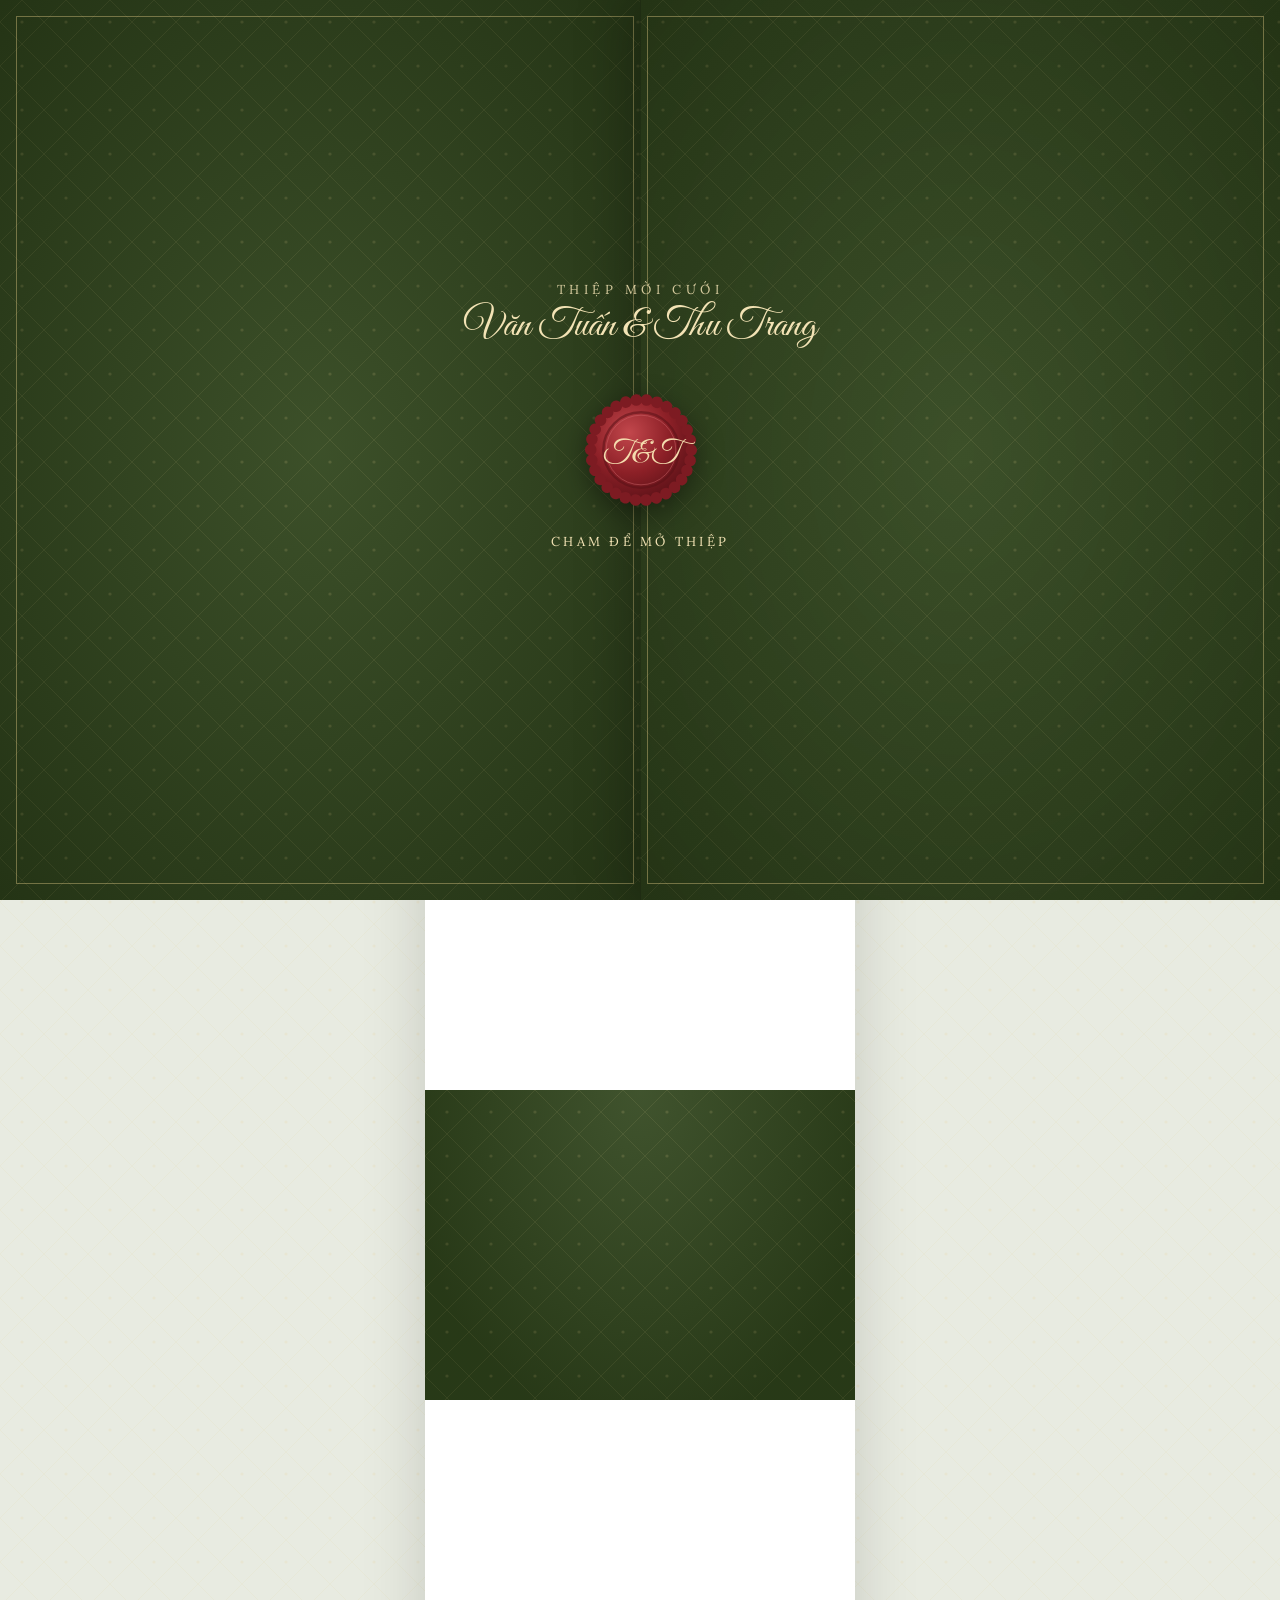
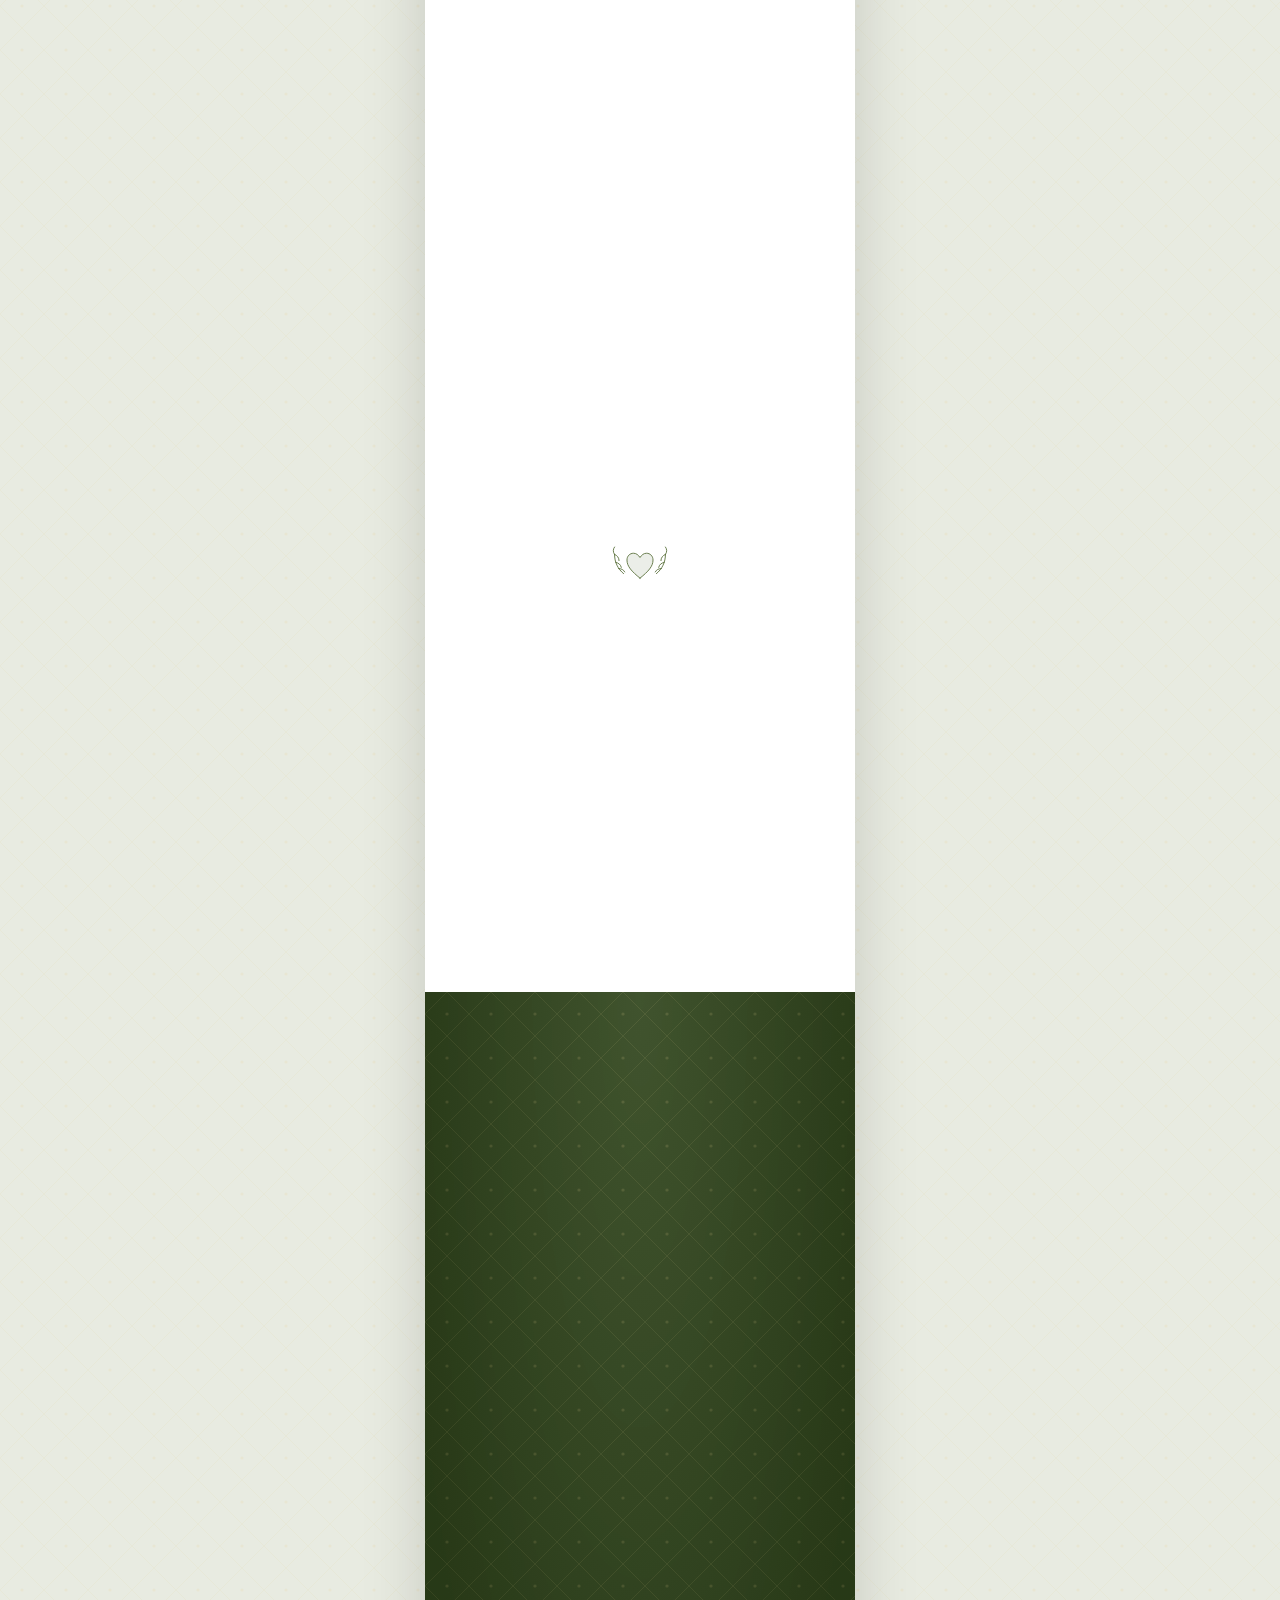
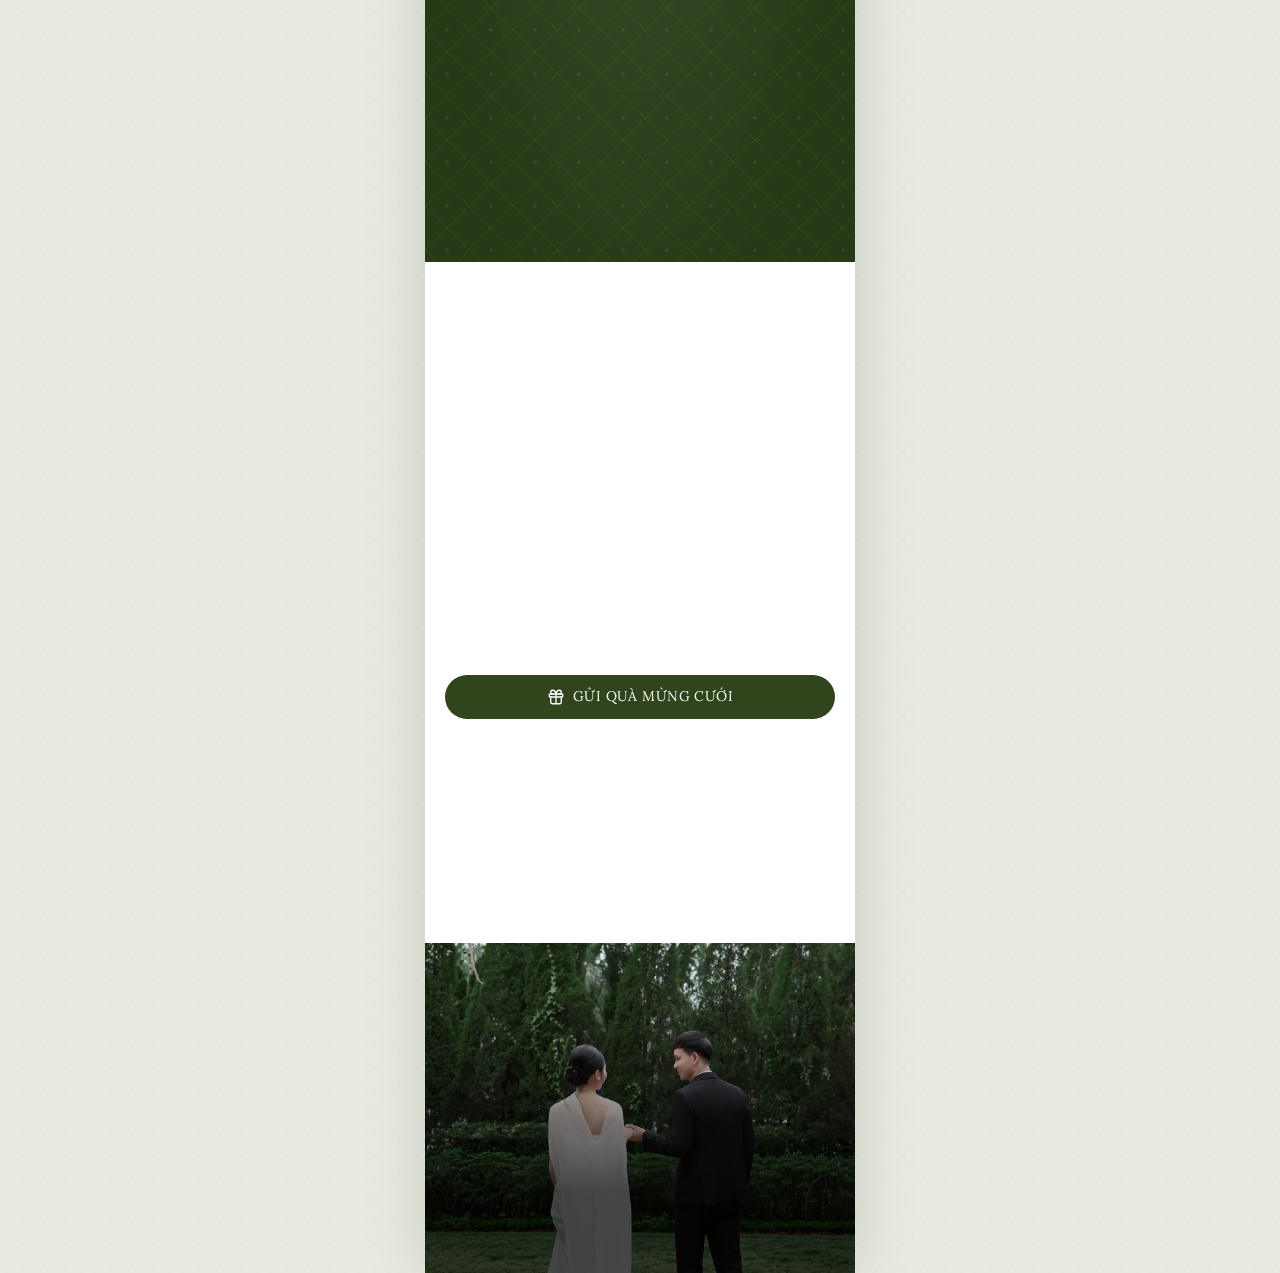
<file: wedding-nhatrai/index.html>
<!DOCTYPE html>
<html lang="vi">
<head>
  <meta charset="UTF-8">
  <meta name="viewport" content="width=device-width, initial-scale=1, viewport-fit=cover">
  <meta name="theme-color" content="#30451c">
  <title>Văn Tuấn &amp; Thu Trang — Thiệp mời cưới</title>
  <meta name="description" content="Trân trọng kính mời Quý Khách đến chung vui cùng gia đình chúng tôi.">

  <!-- Ảnh & mô tả khi chia sẻ link qua Zalo / Facebook (nên đổi thành link tuyệt đối sau khi đưa lên mạng) -->
  <meta property="og:type" content="website">
  <meta property="og:title" content="Văn Tuấn &amp; Thu Trang — 24.10.2026">
  <meta property="og:description" content="Trân trọng kính mời Quý Khách đến chung vui cùng gia đình chúng tôi.">
  <meta property="og:image" content="assets/images/cover.webp">

  <link rel="preconnect" href="https://fonts.googleapis.com">
  <link rel="preconnect" href="https://fonts.gstatic.com" crossorigin>
  <link href="https://fonts.googleapis.com/css2?family=Great+Vibes&family=Lora:ital,wght@0,400;0,500;0,600;1,400&family=Monsieur+La+Doulaise&family=Pinyon+Script&family=Playfair+Display:wght@400;500&display=swap" rel="stylesheet">
  <link rel="stylesheet" href="css/style.css">
  <noscript><style>.anim{visibility:visible!important}.opening{display:none!important}body.locked{overflow:auto!important}</style></noscript>
</head>
<body class="locked">

  <!-- =========================================================
       MÀN MỞ THIỆP (2 cánh cửa + con dấu sáp)
       ========================================================= -->
  <div class="opening" id="opening" role="button" tabindex="0" aria-label="Chạm để mở thiệp">
    <div class="door door-left"></div>
    <div class="door door-right">
      <div class="seal" aria-hidden="true">
        <svg viewBox="0 0 120 120">
          <defs>
            <radialGradient id="wax" cx="38%" cy="32%" r="75%">
              <stop offset="0" stop-color="#c2474c"/>
              <stop offset=".55" stop-color="#8d2027"/>
              <stop offset="1" stop-color="#5a1117"/>
            </radialGradient>
          </defs>
          <circle cx="60" cy="60" r="50" fill="url(#wax)"/>
          <circle cx="60" cy="60" r="52" fill="none" stroke="#7d1b22" stroke-width="12" stroke-dasharray="0.1 10.79" stroke-linecap="round"/>
          <circle cx="60" cy="60" r="39" fill="none" stroke="#5a1117" stroke-width="2.5" opacity=".55"/>
          <circle cx="60" cy="60" r="36" fill="none" stroke="#d66d72" stroke-width="1" opacity=".45"/>
          <!-- Chữ lồng trên con dấu: T&T (Thu Trang & Văn Tuấn) -->
          <text x="60" y="71" text-anchor="middle" font-family="Great Vibes, cursive" font-size="32" fill="#f4dcae">T&amp;T</text>
        </svg>
      </div>
    </div>
    <div class="opening-top">
      <p class="opening-sub">Thiệp mời cưới</p>
      <p class="opening-names">Văn Tuấn &amp; Thu Trang</p>
    </div>
    <p class="opening-hint">Chạm để mở thiệp</p>
  </div>

  <main class="page">

    <!-- =========================================================
         1. ẢNH BÌA
         ========================================================= -->
    <section class="hero">
      <div class="photo" data-label="Ảnh bìa · cover.webp (dọc 2:3)">
        <img src="assets/images/cover.webp" alt="Ảnh cưới Văn Tuấn và Thu Trang" fetchpriority="high">
      </div>
      <div class="hero-overlay"></div>
      <p class="hero-script anim" data-anim="fadeInUp">Wedding</p>
      <h1 class="hero-names anim" data-anim="fadeInUp" data-delay=".2">Văn Tuấn<br>Thu Trang</h1>
      <p class="hero-date anim" data-anim="fadeInUp" data-delay=".4">24.10.2026</p>
    </section>

    <!-- =========================================================
         2. LỜI DẪN + THÔNG TIN HAI GIA ĐÌNH
         ========================================================= -->
    <section class="families">
      <p class="quote anim" data-anim="fadeInUp">"Hôn nhân là chuyện cả đời,<br>Yêu người vừa ý, cưới người mình thương..."</p>

      <div class="two-col fam">
        <div class="anim" data-anim="fadeInLeft">
          <h3 class="fam-title">Nhà trai</h3>
          <p class="fam-parents">Ông. Bùi Văn Hoan<br>Bà. Bùi Thị Bảy</p>
          <p class="fam-city">Thôn Phú Nhi, Xã Vạn Lộc<br>Thanh Hoá</p>
        </div>
        <div class="anim" data-anim="fadeInRight">
          <h3 class="fam-title">Nhà gái</h3>
          <p class="fam-parents">Ông. Hoàng Ngọc Đổng<br>Bà. Trần Thị Nga</p>
          <p class="fam-city">Thôn Trung Thành, xã Hậu Lộc<br>Thanh Hoá</p>
        </div>
      </div>

      <div class="hy anim" data-anim="pulse" aria-hidden="true">囍</div>

      <div class="two-col couple-names">
        <div class="anim" data-anim="fadeInLeft">
          <p class="role">Chú rể</p>
          <p class="person">Văn Tuấn</p>
        </div>
        <div class="anim" data-anim="fadeInRight">
          <p class="role">Cô dâu</p>
          <p class="person">Thu Trang</p>
        </div>
      </div>
    </section>

    <!-- =========================================================
         3. ẢNH CHÚ RỂ – CÔ DÂU
         ========================================================= -->
    <section class="band couple-band">
      <div class="photo zoom anim" data-anim="fadeInLeft" data-label="Ảnh chú rể · groom.webp">
        <img src="assets/images/groom.webp" alt="Chú rể" loading="lazy">
      </div>
      <div class="photo zoom anim" data-anim="fadeInRight" data-label="Ảnh cô dâu · bride.webp">
        <img src="assets/images/bride.webp" alt="Cô dâu" loading="lazy">
      </div>
    </section>

    <!-- =========================================================
         4. LỜI MỜI + 3 ẢNH
         ========================================================= -->
    <section class="invite">
      <p class="invite-text anim" data-anim="fadeInUp">
        <span class="invite-lead">HÂN HẠNH ĐƯỢC ĐÓN TIẾP</span>
        <span class="guest-name" data-guest>Quý Khách</span>
        <span class="invite-tail">TRONG DỊP ĐẶC BIỆT CỦA GIA ĐÌNH</span>
      </p>
      <div class="trio">
        <div class="photo zoom anim" data-anim="fadeInLeft" data-label="invite-1.webp">
          <img src="assets/images/invite-1.webp" alt="" loading="lazy">
        </div>
        <div class="photo zoom trio-mid anim" data-anim="zoomIn" data-label="invite-2.webp">
          <img src="assets/images/invite-2.webp" alt="" loading="lazy">
        </div>
        <div class="photo zoom anim" data-anim="fadeInRight" data-label="invite-3.webp">
          <img src="assets/images/invite-3.webp" alt="" loading="lazy">
        </div>
      </div>
    </section>

    <!-- =========================================================
         5. BỮA CƠM THÂN MẬT (TẠI NHÀ GÁI)
         ========================================================= -->
    <section class="event">
      <p class="ev-time anim" data-anim="fadeInUp">TRÂN TRỌNG KÍNH MỜI QUÝ KHÁCH <br>TỚI DỰ BỮA CƠM MỪNG LỄ THÀNH HÔN <br> vào lúc 10:30, thứ bảy</p>
      <div class="ev-date">
        <span class="ev-side anim" data-anim="fadeInLeft">Tháng 10</span>
        <span class="ev-day anim" data-anim="zoomIn">24</span>
        <span class="ev-side anim" data-anim="fadeInRight">Năm 2026</span>
      </div>
      <p class="ev-lunar anim" data-anim="fadeInUp">(Tức ngày 15 tháng 09 năm Bính Ngọ)</p>
      <p class="ev-place anim" data-anim="fadeInUp">Tại Nhà hàng tiệc cưới Khanh Dung</p>
      <p class="ev-addr anim" data-anim="fadeInUp">Khu Chợ Mành - Xã Vạn Lộc - Tỉnh Thanh Hoá</p>
      <div class="anim" data-anim="pulse">
        <a class="btn btn-map" href="https://www.google.com/maps/search/?api=1&amp;query=Nh%C3%A0+h%C3%A0ng+ti%E1%BB%87c+c%C6%B0%E1%BB%9Bi+Kh%C3%A1nh+Dung+V%E1%BA%A1n+L%E1%BB%99c+Thanh+H%C3%B3a" target="_blank" rel="noopener">Xem chỉ đường</a>
      </div>
    </section>

    <div class="divider" aria-hidden="true">
      <svg viewBox="0 0 106 94" fill="none" stroke="currentColor" stroke-width="1.6" stroke-linecap="round">
        <path d="M53 78C38 66 30 57 30 46c0-7 5-12 11.5-12 5 0 8.5 3 11.5 7.5C56 37 59.5 34 64.5 34 71 34 76 39 76 46c0 11-8 20-23 32z" fill="currentColor" fill-opacity=".12"/>
        <path d="M24 70C14 62 8 50 8 36M8 36c5 2 8 6 8 11M10 50c5 1 9 4 10 9M15 61c5 0 9 2 11 6M8 36c-3-4-3-9 0-13"/>
        <path d="M82 70c10-8 16-20 16-34M98 36c-5 2-8 6-8 11M96 50c-5 1-9 4-10 9M91 61c-5 0-9 2-11 6M98 36c3-4 3-9 0-13"/>
      </svg>
    </div>

    <!-- =========================================================
         6. LỄ THÀNH HÔN & TIỆC CƯỚI CHÍNH
         ========================================================= -->
    <section class="event">
      <h2 class="ev-title anim" data-anim="fadeInUp">Lễ nạp tài</h2>
      <p class="ev-time anim" data-anim="fadeInUp">Được tổ chức vào lúc 8:30, thứ tư</p>
      <div class="ev-date">
        <span class="ev-side anim" data-anim="fadeInLeft">Tháng 10</span>
        <span class="ev-day anim" data-anim="zoomIn">21</span>
        <span class="ev-side anim" data-anim="fadeInRight">Năm 2026</span>
      </div>
      <p class="ev-lunar anim" data-anim="fadeInUp">(Tức ngày 12 tháng 09 năm Bính Ngọ)</p>
      <p class="ev-place anim" data-anim="fadeInUp">Tại gia đình nhà gái</p>
      <p class="ev-addr anim" data-anim="fadeInUp">Số nhà 08 Đường Trịnh Ngọc Điệt <br> Thôn Trung Thành - xã Hậu Lộc - Thanh Hóa</p>
      <div class="anim" data-anim="pulse">
        <a class="btn btn-map" href="https://maps.app.goo.gl/4ET5ywpvtLAaHChJ6" target="_blank" rel="noopener">Xem chỉ đường</a>
      </div>
    </section>

    <!-- =========================================================
         7. ALBUM ẢNH
         ========================================================= -->
    <section class="band album">
      <div class="album-head anim" data-anim="fadeInUp">
        <span class="ah-big">Golden hour</span><span class="ah-of">of</span><span class="ah-big">love</span>
      </div>
      <p class="album-text anim" data-anim="fadeInUp" style="font-style: italic; text-align: center;">In the gentle glow of love, two hearts become one, and a beautiful forever begins</p>

      <div class="gallery">
        <div class="photo zoom g-wide anim" data-anim="flipInY" data-label="album-1.webp (ngang)">
          <img src="assets/images/album-1.webp" alt="" loading="lazy">
        </div>
        <div class="g-row">
          <div class="photo zoom g-tall anim" data-anim="fadeInRight" data-label="album-2.webp">
            <img src="assets/images/album-2.webp" alt="" loading="lazy">
          </div>
          <div class="g-col">
            <div class="photo zoom anim" data-anim="fadeInUp" data-label="album-3.webp">
              <img src="assets/images/album-3.webp" alt="" loading="lazy">
            </div>
            <div class="photo zoom anim" data-anim="fadeInDown" data-label="album-4.webp">
              <img src="assets/images/album-4.webp" alt="" loading="lazy">
            </div>
          </div>
        </div>
      </div>
    </section>

    <!-- =========================================================
         8. XÁC NHẬN THAM DỰ (RSVP)
         ========================================================= -->
    <section class="rsvp">
      <p class="rsvp-text anim" data-anim="fadeInUp">
        Hãy xác nhận sự có mặt của Quý Khách để gia đình<br>
        chúng tôi chuẩn bị đón tiếp một cách chu đáo nhất.<br>
        Trân trọng!
      </p>

      <form class="rsvp-form anim" data-anim="fadeInUp" id="rsvp-form" novalidate>
        <input class="field" id="f-name" name="guestName" type="text" placeholder="Tên của Quý Khách?" autocomplete="name" maxlength="80" required>
        <textarea class="field" name="message" placeholder="Nhập lời chúc của Quý Khách" maxlength="600" required></textarea>
        <select class="field" name="attend" required>
          <option value="" disabled selected hidden>Xác nhận tham dự</option>
          <option value="yes">Tôi sẽ tham dự</option>
          <option value="no">Xin lỗi! Tôi không thể tham dự</option>
        </select>
        <div class="form-actions">
          <button class="btn btn-submit" id="rsvp-submit" type="submit">GỬI LỜI CHÚC &amp; XÁC NHẬN</button>
          </button>
        </div>
      </form>

      <div class="gift-wrap">
        <button class="btn btn-gift" type="button" data-open="qr-modal">
          <svg viewBox="0 0 24 24" width="18" height="18" fill="none" stroke="currentColor" stroke-width="1.8" stroke-linecap="round" stroke-linejoin="round"><rect x="3" y="8" width="18" height="4" rx="1"/><path d="M12 8v13M19 12v7a2 2 0 0 1-2 2H7a2 2 0 0 1-2-2v-7M7.5 8a2.5 2.5 0 0 1 0-5C11 3 12 8 12 8s1-5 4.5-5a2.5 2.5 0 0 1 0 5"/></svg>
          GỬI QUÀ MỪNG CƯỚI
        </button>
      </div>
    </section>

    <!-- =========================================================
         9. ĐẾM NGƯỢC
         ========================================================= -->
    <section class="countdown-sec">
      <p class="cd-title anim" data-anim="zoomIn">Countdown</p>
      <div class="countdown anim" data-anim="flipInX" id="countdown">
        <div class="cd-cell"><span class="cd-num" data-days>00</span><span class="cd-label">Ngày</span></div>
        <div class="cd-cell"><span class="cd-num" data-hours>00</span><span class="cd-label">Giờ</span></div>
        <div class="cd-cell"><span class="cd-num" data-minutes>00</span><span class="cd-label">Phút</span></div>
        <div class="cd-cell"><span class="cd-num" data-seconds>00</span><span class="cd-label">Giây</span></div>
      </div>
    </section>

    <!-- =========================================================
         10. LỜI CẢM ƠN
         ========================================================= -->
    <section class="footer">
      <div class="photo" data-label="Ảnh cuối thiệp · footer.webp (ngang)">
        <img src="assets/images/footer.webp" alt="" loading="lazy">
      </div>
      <div class="footer-overlay"></div>
      <div class="footer-text">
        <p class="thanks anim" data-anim="fadeInUp">Thank you</p>
        <p class="thanks-msg anim" data-anim="fadeInUp">Cảm ơn Quý Khách đã dành tình cảm đến chung vui cùng gia đình chúng tôi! <br>
Sự hiện diện và những lời chúc tốt đẹp của Quý Khách là món quà ý nghĩa, niềm vui và hạnh phúc lớn lao trong ngày đặc biệt này.</p>
      </div>
    </section>
  </main>

  <!-- Nút nhạc nền -->
  <button class="music-btn" id="music-btn" type="button" aria-label="Bật/tắt nhạc nền" aria-pressed="false">
    <span></span><span></span><span></span><span></span>
  </button>

  <!-- =========================================================
       POPUP: QUÀ MỪNG CƯỚI (QR NGÂN HÀNG)
       ========================================================= -->
  <div class="modal" id="qr-modal" role="dialog" aria-modal="true" aria-labelledby="qr-title">
    <div class="modal-box">
      <button class="modal-close" type="button" data-close aria-label="Đóng">
        <svg viewBox="0 0 24 24" width="16" height="16" stroke="currentColor" stroke-width="2.2" stroke-linecap="round"><path d="M6 6l12 12M18 6L6 18"/></svg>
      </button>
      <h3 class="modal-title" id="qr-title">GỬI QUÀ MỪNG CƯỚI</h3>
      <div class="gift-cards">
        <div class="gift-card">
          <p class="gift-side">Chú rể</p>
          <div class="photo qr" data-label="qr-groom.jpg">
            <img src="assets/images/qr-groom.jpg" alt="Mã QR chú rể" loading="lazy">
          </div>
          <p class="gift-name">BUI VAN TUAN</p>
          <p class="gift-bank">VIETINBANK</p>
          <p class="gift-acc">101875297021</p>
          <button class="copy-btn" type="button" data-copy="101875297021">Sao chép STK</button>
        </div>
        <div class="gift-card">
          <p class="gift-side">Cô dâu</p>
          <div class="photo qr" data-label="qr-bride.jpg">
            <img src="assets/images/qr-bride.jpg" alt="Mã QR cô dâu" loading="lazy">
          </div>
          <p class="gift-name">HOANG THU TRANG</p>
          <p class="gift-bank">MBBANK</p>
          <p class="gift-acc">882209958888</p>
          <button class="copy-btn" type="button" data-copy="882209958888">Sao chép STK</button>
        </div>
      </div>
    </div>
  </div>

  <!-- =========================================================
       POPUP: DANH SÁCH PHẢN HỒI
       ========================================================= -->
  <div class="modal" id="wishes-modal" role="dialog" aria-modal="true" aria-labelledby="wishes-title">
    <div class="modal-box modal-tall">
      <button class="modal-close" type="button" data-close aria-label="Đóng">
        <svg viewBox="0 0 24 24" width="16" height="16" stroke="currentColor" stroke-width="2.2" stroke-linecap="round"><path d="M6 6l12 12M18 6L6 18"/></svg>
      </button>
      <h3 class="modal-title" id="wishes-title">DANH SÁCH PHẢN HỒI</h3>
      <div class="wish-list" id="wish-list"></div>
    </div>
  </div>

  <!-- Xem ảnh phóng to -->
  <div class="lightbox" id="lightbox" aria-hidden="true">
    <button class="lb-btn lb-close" type="button" aria-label="Đóng">
      <svg viewBox="0 0 24 24" width="22" height="22" stroke="currentColor" stroke-width="2" stroke-linecap="round"><path d="M6 6l12 12M18 6L6 18"/></svg>
    </button>
    <button class="lb-btn lb-prev" type="button" aria-label="Ảnh trước">
      <svg viewBox="0 0 24 24" width="26" height="26" fill="none" stroke="currentColor" stroke-width="2" stroke-linecap="round"><path d="M15 5l-7 7 7 7"/></svg>
    </button>
    <img class="lb-img" alt="">
    <button class="lb-btn lb-next" type="button" aria-label="Ảnh sau">
      <svg viewBox="0 0 24 24" width="26" height="26" fill="none" stroke="currentColor" stroke-width="2" stroke-linecap="round"><path d="M9 5l7 7-7 7"/></svg>
    </button>
    <p class="lb-count"></p>
  </div>

  <div class="toast" id="toast" role="status" aria-live="polite"></div>

  <script src="js/main.js"></script>
</body>
</html>
</file>
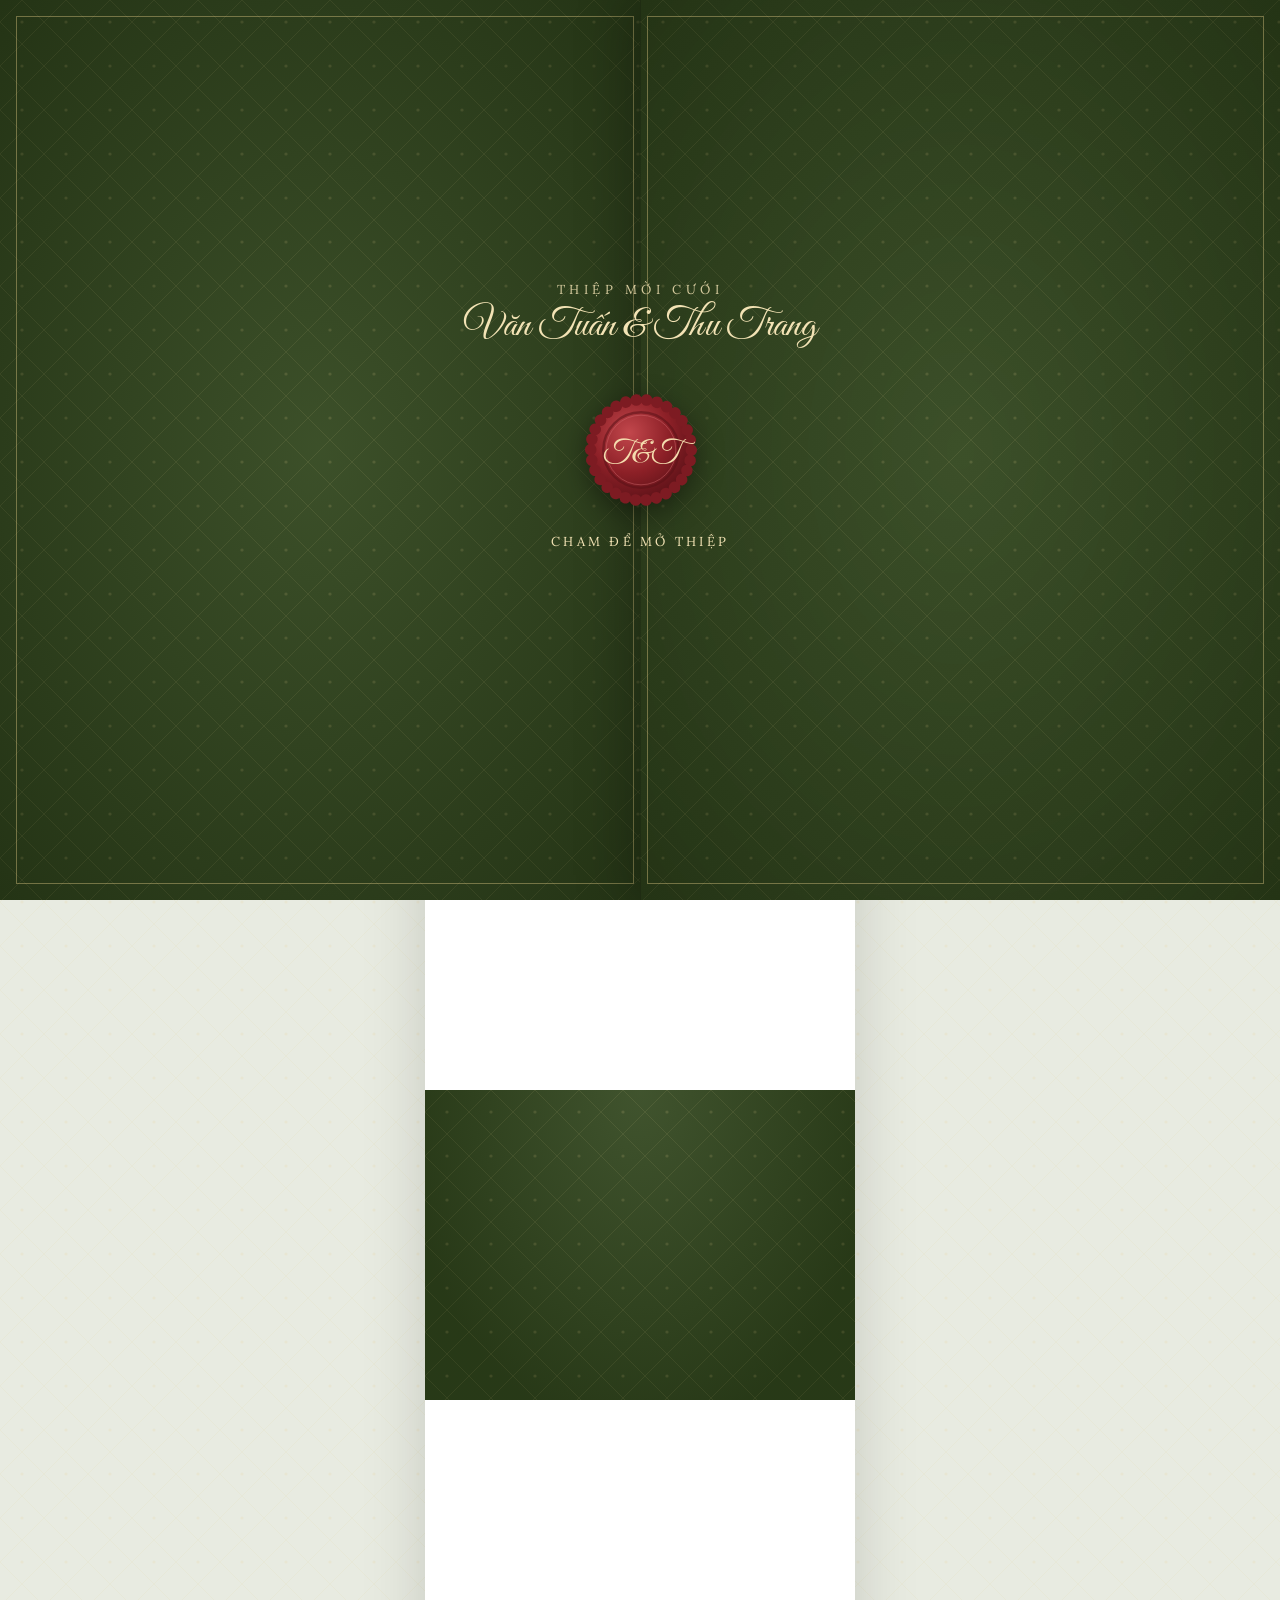
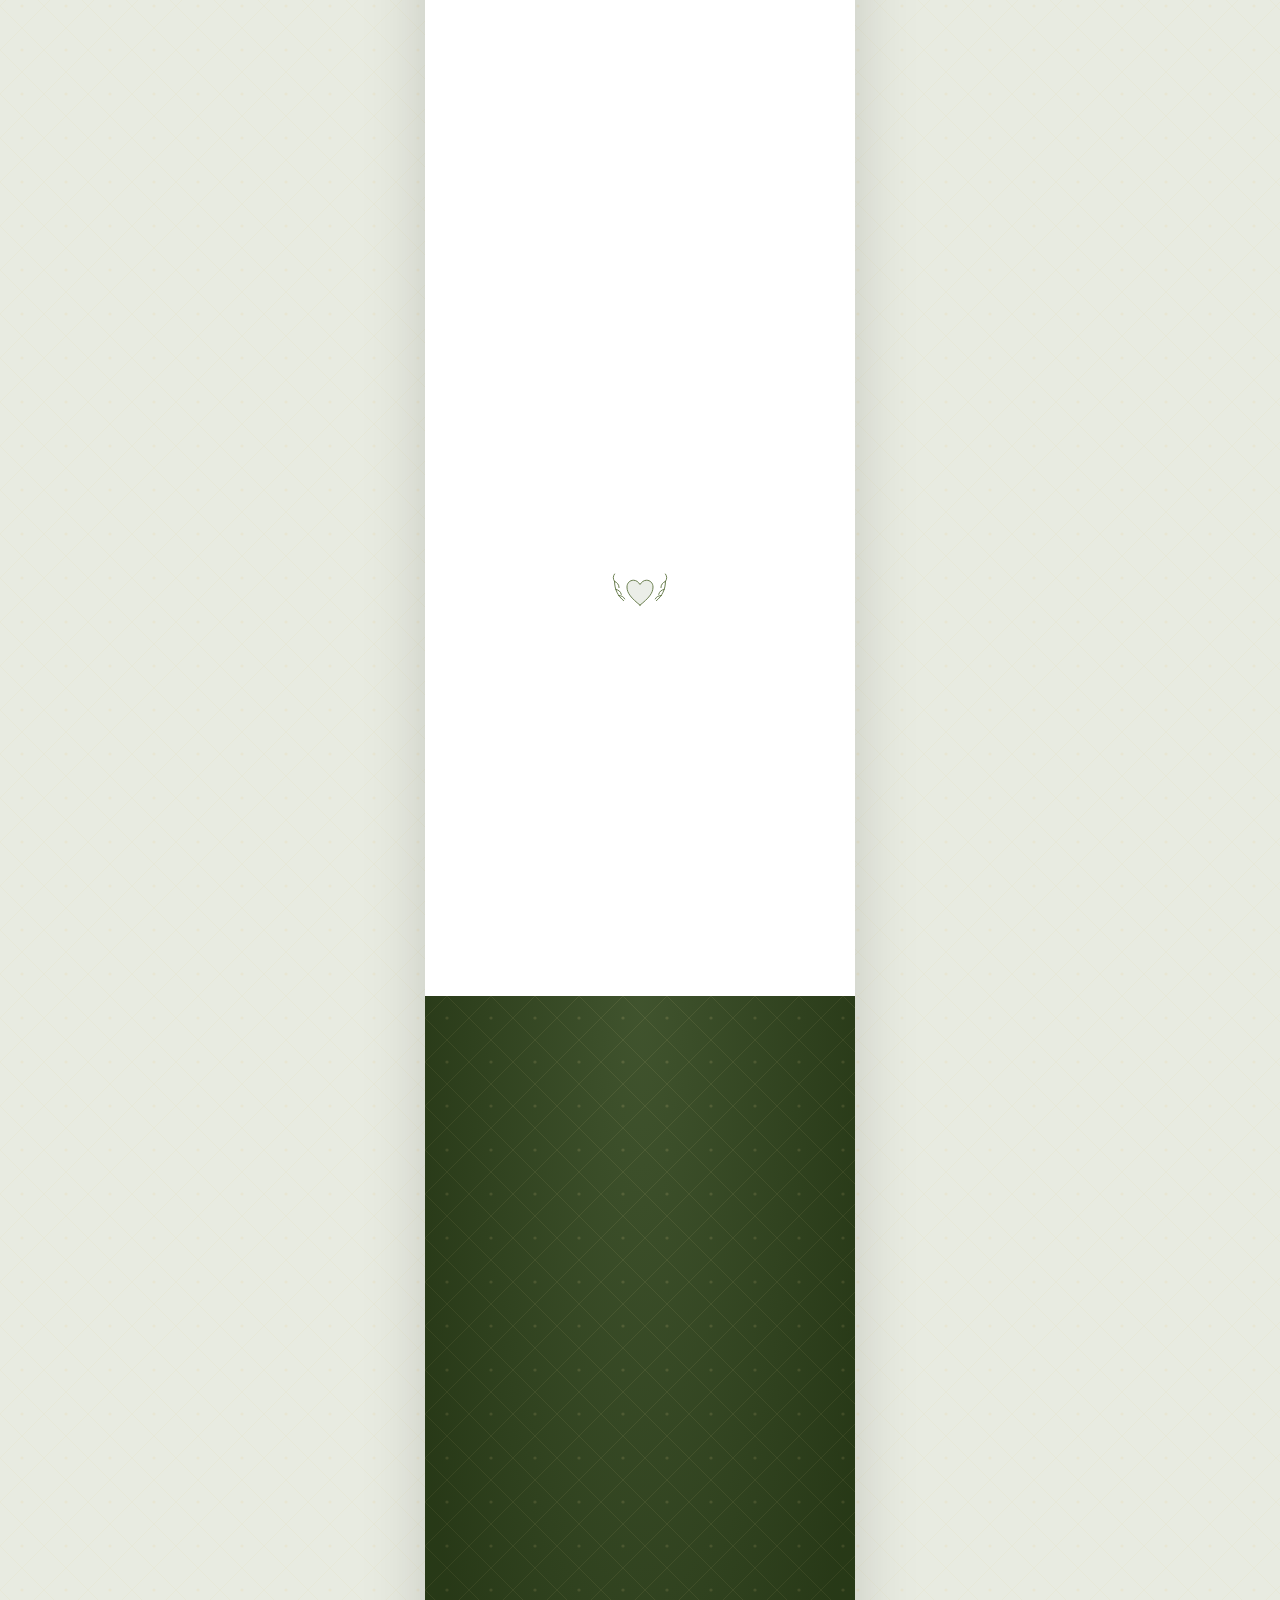
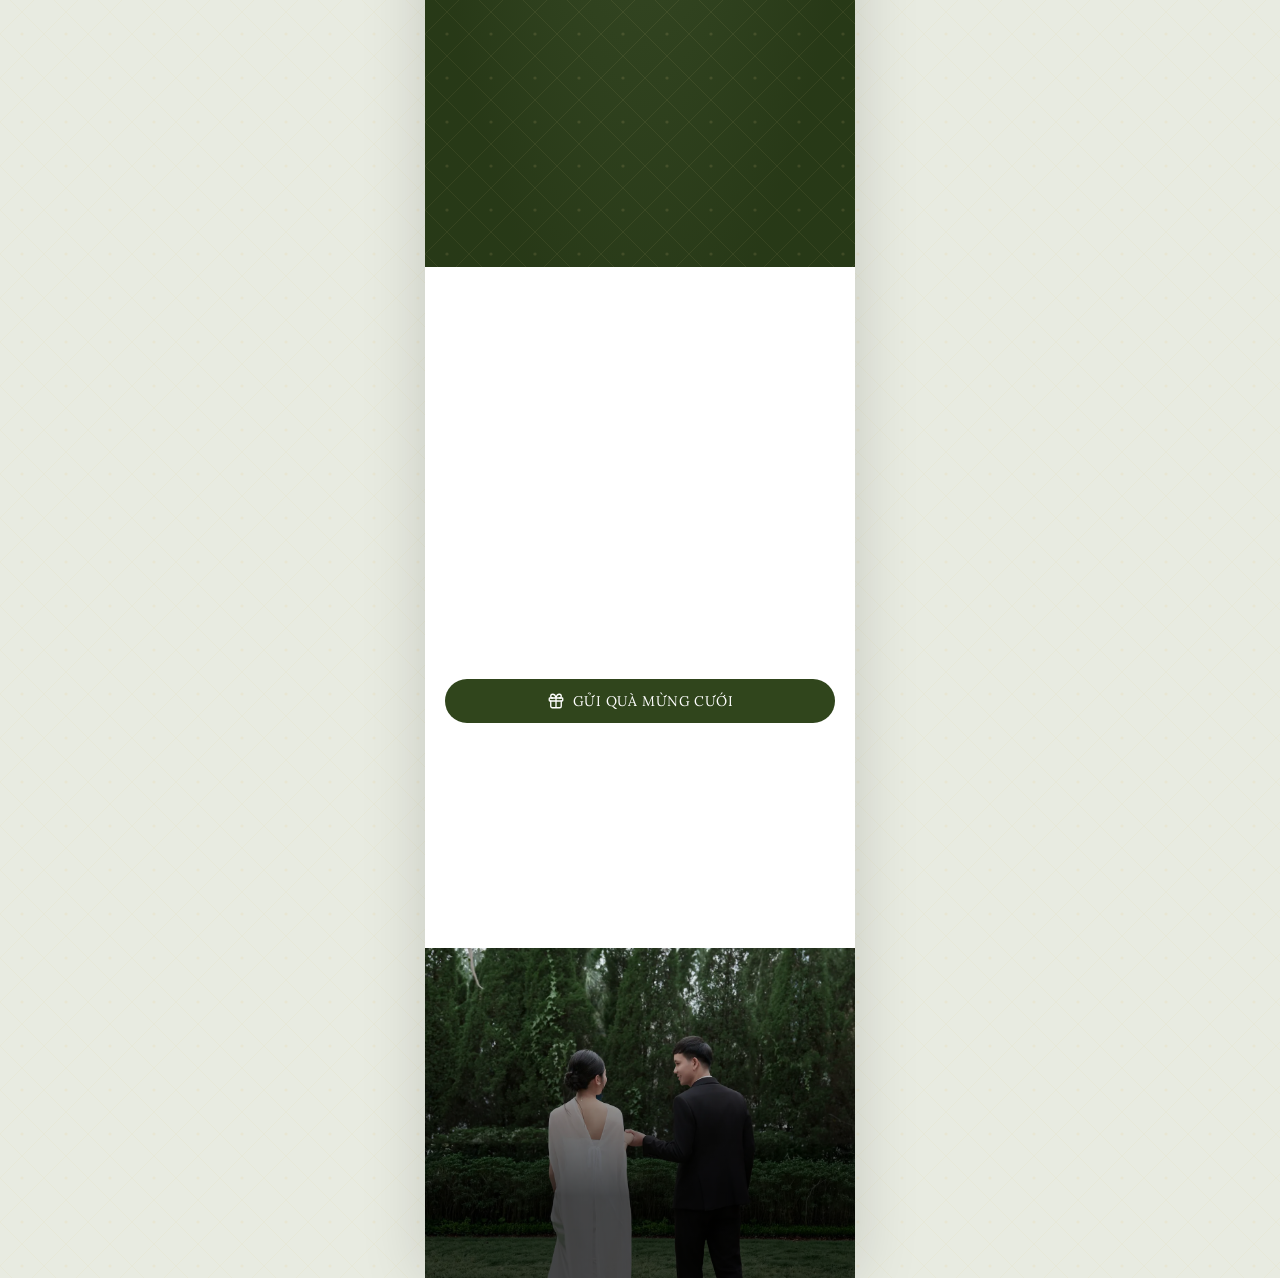
<file: wedding/index.html>
<!DOCTYPE html>
<html lang="vi">
<head>
  <meta charset="UTF-8">
  <meta name="viewport" content="width=device-width, initial-scale=1, viewport-fit=cover">
  <meta name="theme-color" content="#30451c">
  <title>Văn Tuấn &amp; Thu Trang — Thiệp mời cưới</title>
  <meta name="description" content="Trân trọng kính mời Quý Khách đến chung vui cùng gia đình chúng tôi.">

  <!-- Ảnh & mô tả khi chia sẻ link qua Zalo / Facebook (nên đổi thành link tuyệt đối sau khi đưa lên mạng) -->
  <meta property="og:type" content="website">
  <meta property="og:title" content="Văn Tuấn &amp; Thu Trang — 24.10.2026">
  <meta property="og:description" content="Trân trọng kính mời Quý Khách đến chung vui cùng gia đình chúng tôi.">
  <meta property="og:image" content="assets/images/cover.webp">

  <link rel="preconnect" href="https://fonts.googleapis.com">
  <link rel="preconnect" href="https://fonts.gstatic.com" crossorigin>
  <link href="https://fonts.googleapis.com/css2?family=Great+Vibes&family=Lora:ital,wght@0,400;0,500;0,600;1,400&family=Monsieur+La+Doulaise&family=Pinyon+Script&family=Playfair+Display:wght@400;500&display=swap" rel="stylesheet">
  <link rel="stylesheet" href="css/style.css">
  <noscript><style>.anim{visibility:visible!important}.opening{display:none!important}body.locked{overflow:auto!important}</style></noscript>
</head>
<body class="locked">

  <!-- =========================================================
       MÀN MỞ THIỆP (2 cánh cửa + con dấu sáp)
       ========================================================= -->
  <div class="opening" id="opening" role="button" tabindex="0" aria-label="Chạm để mở thiệp">
    <div class="door door-left"></div>
    <div class="door door-right">
      <div class="seal" aria-hidden="true">
        <svg viewBox="0 0 120 120">
          <defs>
            <radialGradient id="wax" cx="38%" cy="32%" r="75%">
              <stop offset="0" stop-color="#c2474c"/>
              <stop offset=".55" stop-color="#8d2027"/>
              <stop offset="1" stop-color="#5a1117"/>
            </radialGradient>
          </defs>
          <circle cx="60" cy="60" r="50" fill="url(#wax)"/>
          <circle cx="60" cy="60" r="52" fill="none" stroke="#7d1b22" stroke-width="12" stroke-dasharray="0.1 10.79" stroke-linecap="round"/>
          <circle cx="60" cy="60" r="39" fill="none" stroke="#5a1117" stroke-width="2.5" opacity=".55"/>
          <circle cx="60" cy="60" r="36" fill="none" stroke="#d66d72" stroke-width="1" opacity=".45"/>
          <!-- Chữ lồng trên con dấu: T&T (Thu Trang & Văn Tuấn) -->
          <text x="60" y="71" text-anchor="middle" font-family="Great Vibes, cursive" font-size="32" fill="#f4dcae">T&amp;T</text>
        </svg>
      </div>
    </div>
    <div class="opening-top">
      <p class="opening-sub">Thiệp mời cưới</p>
      <p class="opening-names">Văn Tuấn &amp; Thu Trang</p>
    </div>
    <p class="opening-hint">Chạm để mở thiệp</p>
  </div>

  <main class="page">

    <!-- =========================================================
         1. ẢNH BÌA
         ========================================================= -->
    <section class="hero">
      <div class="photo" data-label="Ảnh bìa · cover.webp (dọc 2:3)">
        <img src="assets/images/cover.webp" alt="Ảnh cưới Văn Tuấn và Thu Trang" fetchpriority="high">
      </div>
      <div class="hero-overlay"></div>
      <p class="hero-script anim" data-anim="fadeInUp">Wedding</p>
      <h1 class="hero-names anim" data-anim="fadeInUp" data-delay=".2">Văn Tuấn<br>Thu Trang</h1>
      <p class="hero-date anim" data-anim="fadeInUp" data-delay=".4">24.10.2026</p>
    </section>

    <!-- =========================================================
         2. LỜI DẪN + THÔNG TIN HAI GIA ĐÌNH
         ========================================================= -->
    <section class="families">
      <p class="quote anim" data-anim="fadeInUp">"Hôn nhân là chuyện cả đời,<br>Yêu người vừa ý, cưới người mình thương..."</p>

      <div class="two-col fam">
        <div class="anim" data-anim="fadeInLeft">
          <h3 class="fam-title">Nhà trai</h3>
          <p class="fam-parents">Ông. Bùi Văn Hoan<br>Bà. Bùi Thị Bảy</p>
          <p class="fam-city">Thôn Phú Nhi, Xã Vạn Lộc<br>Thanh Hoá</p>
        </div>
        <div class="anim" data-anim="fadeInRight">
          <h3 class="fam-title">Nhà gái</h3>
          <p class="fam-parents">Ông. Hoàng Ngọc Đổng<br>Bà. Trần Thị Nga</p>
          <p class="fam-city">Thôn Trung Thành, xã Hậu Lộc<br>Thanh Hoá</p>
        </div>
      </div>

      <div class="hy anim" data-anim="pulse" aria-hidden="true">囍</div>

      <div class="two-col couple-names">
        <div class="anim" data-anim="fadeInLeft">
          <p class="role">Chú rể</p>
          <p class="person">Văn Tuấn</p>
        </div>
        <div class="anim" data-anim="fadeInRight">
          <p class="role">Cô dâu</p>
          <p class="person">Thu Trang</p>
        </div>
      </div>
    </section>

    <!-- =========================================================
         3. ẢNH CHÚ RỂ – CÔ DÂU
         ========================================================= -->
    <section class="band couple-band">
      <div class="photo zoom anim" data-anim="fadeInLeft" data-label="Ảnh chú rể · groom.webp">
        <img src="assets/images/groom.webp" alt="Chú rể" loading="lazy">
      </div>
      <div class="photo zoom anim" data-anim="fadeInRight" data-label="Ảnh cô dâu · bride.webp">
        <img src="assets/images/bride.webp" alt="Cô dâu" loading="lazy">
      </div>
    </section>

    <!-- =========================================================
         4. LỜI MỜI + 3 ẢNH
         ========================================================= -->
    <section class="invite">
      <p class="invite-text anim" data-anim="fadeInUp">
        <span class="invite-lead">HÂN HẠNH ĐƯỢC ĐÓN TIẾP</span>
        <span class="guest-name" data-guest>Quý Khách</span>
        <span class="invite-tail">TRONG DỊP ĐẶC BIỆT CỦA GIA ĐÌNH</span>
      </p>
      <div class="trio">
        <div class="photo zoom anim" data-anim="fadeInLeft" data-label="invite-1.webp">
          <img src="assets/images/invite-1.webp" alt="" loading="lazy">
        </div>
        <div class="photo zoom trio-mid anim" data-anim="zoomIn" data-label="invite-2.webp">
          <img src="assets/images/invite-2.webp" alt="" loading="lazy">
        </div>
        <div class="photo zoom anim" data-anim="fadeInRight" data-label="invite-3.webp">
          <img src="assets/images/invite-3.webp" alt="" loading="lazy">
        </div>
      </div>
    </section>

    <!-- =========================================================
         5. BỮA CƠM THÂN MẬT (TẠI NHÀ GÁI)
         ========================================================= -->
    <section class="event">
      <h2 class="ev-title anim" data-anim="fadeInUp">Bữa cơm thân mật</h2>
      <p class="ev-time anim" data-anim="fadeInUp">Trân trọng kính mời tới dự bữa cơm <br> chung vui vào thứ sáu</p>
      <div class="ev-date">
        <span class="ev-side anim" data-anim="fadeInLeft">Tháng 10</span>
        <span class="ev-day anim" data-anim="zoomIn">23</span>
        <span class="ev-side anim" data-anim="fadeInRight">Năm 2026</span>
      </div>
      <p class="ev-lunar anim" data-anim="fadeInUp">(Tức ngày 14 tháng 09 năm Bính Ngọ)</p>
      <p class="ev-place anim" data-anim="fadeInUp">Tại gia đình nhà gái</p>
      <p class="ev-addr anim" data-anim="fadeInUp">Số nhà 08 Đường Trịnh Ngọc Điệt <br> Thôn Trung Thành - xã Hậu Lộc - Thanh Hóa</p>
      <div class="anim" data-anim="pulse">
        <a class="btn btn-map" href="https://maps.app.goo.gl/4ET5ywpvtLAaHChJ6" target="_blank" rel="noopener">Xem chỉ đường</a>
      </div>
    </section>

    <div class="divider" aria-hidden="true">
      <svg viewBox="0 0 106 94" fill="none" stroke="currentColor" stroke-width="1.6" stroke-linecap="round">
        <path d="M53 78C38 66 30 57 30 46c0-7 5-12 11.5-12 5 0 8.5 3 11.5 7.5C56 37 59.5 34 64.5 34 71 34 76 39 76 46c0 11-8 20-23 32z" fill="currentColor" fill-opacity=".12"/>
        <path d="M24 70C14 62 8 50 8 36M8 36c5 2 8 6 8 11M10 50c5 1 9 4 10 9M15 61c5 0 9 2 11 6M8 36c-3-4-3-9 0-13"/>
        <path d="M82 70c10-8 16-20 16-34M98 36c-5 2-8 6-8 11M96 50c-5 1-9 4-10 9M91 61c-5 0-9 2-11 6M98 36c3-4 3-9 0-13"/>
      </svg>
    </div>

    <!-- =========================================================
         6. LỄ THÀNH HÔN & TIỆC CƯỚI CHÍNH
         ========================================================= -->
    <section class="event">
      <h2 class="ev-title anim" data-anim="fadeInUp">Lễ thành hôn</h2>
      <p class="ev-time anim" data-anim="fadeInUp">Được tổ chức vào lúc 10:30, thứ bảy</p>
      <div class="ev-date">
        <span class="ev-side anim" data-anim="fadeInLeft">Tháng 10</span>
        <span class="ev-day anim" data-anim="zoomIn">24</span>
        <span class="ev-side anim" data-anim="fadeInRight">Năm 2026</span>
      </div>
      <p class="ev-lunar anim" data-anim="fadeInUp">(Tức ngày 15 tháng 09 năm Bính Ngọ)</p>
      <p class="ev-place anim" data-anim="fadeInUp">Tại Nhà hàng tiệc cưới Khanh Dung</p>
      <p class="ev-addr anim" data-anim="fadeInUp">Khu Chợ Mành - Xã Vạn Lộc - Tỉnh Thanh Hoá</p>
      <div class="anim" data-anim="pulse">
        <a class="btn btn-map" href="https://www.google.com/maps/search/?api=1&amp;query=Nh%C3%A0+h%C3%A0ng+ti%E1%BB%87c+c%C6%B0%E1%BB%9Bi+Kh%C3%A1nh+Dung+V%E1%BA%A1n+L%E1%BB%99c+Thanh+H%C3%B3a" target="_blank" rel="noopener">Xem chỉ đường</a>
      </div>
    </section>

    <!-- =========================================================
         7. ALBUM ẢNH
         ========================================================= -->
    <section class="band album">
      <div class="album-head anim" data-anim="fadeInUp">
        <span class="ah-big">Golden hour</span><span class="ah-of">of</span><span class="ah-big">love</span>
      </div>
      <p class="album-text anim" data-anim="fadeInUp" style="font-style: italic; text-align: center;">In the gentle glow of love, two hearts become one, and a beautiful forever begins</p>

      <div class="gallery">
        <div class="photo zoom g-wide anim" data-anim="flipInY" data-label="album-1.webp (ngang)">
          <img src="assets/images/album-1.webp" alt="" loading="lazy">
        </div>
        <div class="g-row">
          <div class="photo zoom g-tall anim" data-anim="fadeInRight" data-label="album-2.webp">
            <img src="assets/images/album-2.webp" alt="" loading="lazy">
          </div>
          <div class="g-col">
            <div class="photo zoom anim" data-anim="fadeInUp" data-label="album-3.webp">
              <img src="assets/images/album-3.webp" alt="" loading="lazy">
            </div>
            <div class="photo zoom anim" data-anim="fadeInDown" data-label="album-4.webp">
              <img src="assets/images/album-4.webp" alt="" loading="lazy">
            </div>
          </div>
        </div>
      </div>
    </section>

    <!-- =========================================================
         8. XÁC NHẬN THAM DỰ (RSVP)
         ========================================================= -->
    <section class="rsvp">
      <p class="rsvp-text anim" data-anim="fadeInUp">
        Hãy xác nhận sự có mặt của Quý Khách để gia đình<br>
        chúng tôi chuẩn bị đón tiếp một cách chu đáo nhất.<br>
        Trân trọng!
      </p>

      <form class="rsvp-form anim" data-anim="fadeInUp" id="rsvp-form" novalidate>
        <input class="field" id="f-name" name="guestName" type="text" placeholder="Tên của Quý Khách?" autocomplete="name" maxlength="80" required>
        <textarea class="field" name="message" placeholder="Nhập lời chúc của Quý Khách" maxlength="600" required></textarea>
        <select class="field" name="attend" required>
          <option value="" disabled selected hidden>Xác nhận tham dự</option>
          <option value="yes">Tôi sẽ tham dự</option>
          <option value="no">Xin lỗi! Tôi không thể tham dự</option>
        </select>
        <div class="form-actions">
          <button class="btn btn-submit" id="rsvp-submit" type="submit">GỬI LỜI CHÚC &amp; XÁC NHẬN</button>
          </button>
        </div>
      </form>

      <div class="gift-wrap">
        <button class="btn btn-gift" type="button" data-open="qr-modal">
          <svg viewBox="0 0 24 24" width="18" height="18" fill="none" stroke="currentColor" stroke-width="1.8" stroke-linecap="round" stroke-linejoin="round"><rect x="3" y="8" width="18" height="4" rx="1"/><path d="M12 8v13M19 12v7a2 2 0 0 1-2 2H7a2 2 0 0 1-2-2v-7M7.5 8a2.5 2.5 0 0 1 0-5C11 3 12 8 12 8s1-5 4.5-5a2.5 2.5 0 0 1 0 5"/></svg>
          GỬI QUÀ MỪNG CƯỚI
        </button>
      </div>
    </section>

    <!-- =========================================================
         9. ĐẾM NGƯỢC
         ========================================================= -->
    <section class="countdown-sec">
      <p class="cd-title anim" data-anim="zoomIn">Countdown</p>
      <div class="countdown anim" data-anim="flipInX" id="countdown">
        <div class="cd-cell"><span class="cd-num" data-days>00</span><span class="cd-label">Ngày</span></div>
        <div class="cd-cell"><span class="cd-num" data-hours>00</span><span class="cd-label">Giờ</span></div>
        <div class="cd-cell"><span class="cd-num" data-minutes>00</span><span class="cd-label">Phút</span></div>
        <div class="cd-cell"><span class="cd-num" data-seconds>00</span><span class="cd-label">Giây</span></div>
      </div>
    </section>

    <!-- =========================================================
         10. LỜI CẢM ƠN
         ========================================================= -->
    <section class="footer">
      <div class="photo" data-label="Ảnh cuối thiệp · footer.webp (ngang)">
        <img src="assets/images/footer.webp" alt="" loading="lazy">
      </div>
      <div class="footer-overlay"></div>
      <div class="footer-text">
        <p class="thanks anim" data-anim="fadeInUp">Thank you</p>
        <p class="thanks-msg anim" data-anim="fadeInUp">Cảm ơn Quý Khách đã dành tình cảm đến chung vui cùng gia đình chúng tôi! <br>
Sự hiện diện và những lời chúc tốt đẹp của Quý Khách là món quà ý nghĩa, niềm vui và hạnh phúc lớn lao trong ngày đặc biệt này.</p>
      </div>
    </section>
  </main>

  <!-- Nút nhạc nền -->
  <button class="music-btn" id="music-btn" type="button" aria-label="Bật/tắt nhạc nền" aria-pressed="false">
    <span></span><span></span><span></span><span></span>
  </button>

  <!-- =========================================================
       POPUP: QUÀ MỪNG CƯỚI (QR NGÂN HÀNG)
       ========================================================= -->
  <div class="modal" id="qr-modal" role="dialog" aria-modal="true" aria-labelledby="qr-title">
    <div class="modal-box">
      <button class="modal-close" type="button" data-close aria-label="Đóng">
        <svg viewBox="0 0 24 24" width="16" height="16" stroke="currentColor" stroke-width="2.2" stroke-linecap="round"><path d="M6 6l12 12M18 6L6 18"/></svg>
      </button>
      <h3 class="modal-title" id="qr-title">GỬI QUÀ MỪNG CƯỚI</h3>
      <div class="gift-cards">
        <div class="gift-card">
          <p class="gift-side">Chú rể</p>
          <div class="photo qr" data-label="qr-groom.jpg">
            <img src="assets/images/qr-groom.jpg" alt="Mã QR chú rể" loading="lazy">
          </div>
          <p class="gift-name">BUI VAN TUAN</p>
          <p class="gift-bank">VIETINBANK</p>
          <p class="gift-acc">101875297021</p>
          <button class="copy-btn" type="button" data-copy="101875297021">Sao chép STK</button>
        </div>
        <div class="gift-card">
          <p class="gift-side">Cô dâu</p>
          <div class="photo qr" data-label="qr-bride.jpg">
            <img src="assets/images/qr-bride.jpg" alt="Mã QR cô dâu" loading="lazy">
          </div>
          <p class="gift-name">HOANG THU TRANG</p>
          <p class="gift-bank">MBBANK</p>
          <p class="gift-acc">882209958888</p>
          <button class="copy-btn" type="button" data-copy="882209958888">Sao chép STK</button>
        </div>
      </div>
    </div>
  </div>

  <!-- =========================================================
       POPUP: DANH SÁCH PHẢN HỒI
       ========================================================= -->
  <div class="modal" id="wishes-modal" role="dialog" aria-modal="true" aria-labelledby="wishes-title">
    <div class="modal-box modal-tall">
      <button class="modal-close" type="button" data-close aria-label="Đóng">
        <svg viewBox="0 0 24 24" width="16" height="16" stroke="currentColor" stroke-width="2.2" stroke-linecap="round"><path d="M6 6l12 12M18 6L6 18"/></svg>
      </button>
      <h3 class="modal-title" id="wishes-title">DANH SÁCH PHẢN HỒI</h3>
      <div class="wish-list" id="wish-list"></div>
    </div>
  </div>

  <!-- Xem ảnh phóng to -->
  <div class="lightbox" id="lightbox" aria-hidden="true">
    <button class="lb-btn lb-close" type="button" aria-label="Đóng">
      <svg viewBox="0 0 24 24" width="22" height="22" stroke="currentColor" stroke-width="2" stroke-linecap="round"><path d="M6 6l12 12M18 6L6 18"/></svg>
    </button>
    <button class="lb-btn lb-prev" type="button" aria-label="Ảnh trước">
      <svg viewBox="0 0 24 24" width="26" height="26" fill="none" stroke="currentColor" stroke-width="2" stroke-linecap="round"><path d="M15 5l-7 7 7 7"/></svg>
    </button>
    <img class="lb-img" alt="">
    <button class="lb-btn lb-next" type="button" aria-label="Ảnh sau">
      <svg viewBox="0 0 24 24" width="26" height="26" fill="none" stroke="currentColor" stroke-width="2" stroke-linecap="round"><path d="M9 5l7 7-7 7"/></svg>
    </button>
    <p class="lb-count"></p>
  </div>

  <div class="toast" id="toast" role="status" aria-live="polite"></div>

  <script src="js/main.js"></script>
</body>
</html>
</file>
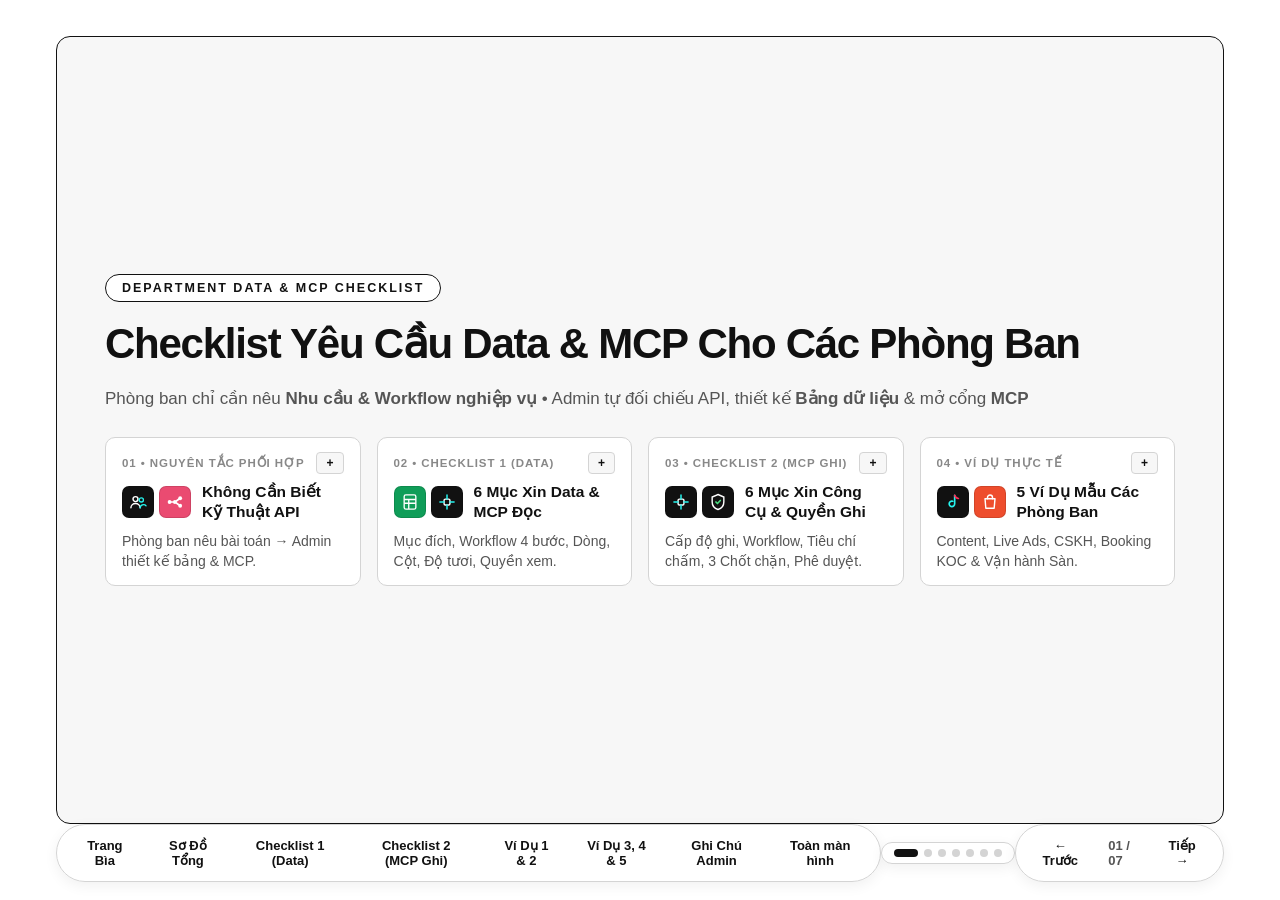
<file: gochek-system-architecture/slide_checklist_data_va_mcp.html>
<!DOCTYPE html>
<html lang="vi">
<head>
  <meta charset="UTF-8" />
  <meta name="viewport" content="width=device-width, initial-scale=1.0" />
  <title>Checklist Yêu Cầu Data &amp; MCP Cho Các Phòng Ban</title>
  <style>
    :root {
      --bg: #ffffff;
      --bg-subtle: #f7f7f7;
      --bg-hover: #efefef;
      --text: #111111;
      --text-secondary: #555555;
      --text-muted: #888888;
      --border: #d4d4d4;
      --border-strong: #111111;
    }

    * {
      box-sizing: border-box;
      margin: 0;
      padding: 0;
    }

    body {
      font-family: -apple-system, BlinkMacSystemFont, "Inter", "Segoe UI", Roboto, Helvetica, Arial, sans-serif;
      background: var(--bg);
      color: var(--text);
      width: 100vw;
      height: 100vh;
      overflow: hidden;
      user-select: none;
      -webkit-font-smoothing: antialiased;
    }

    /* SLIDES VIEWPORT */
    .slides-container {
      width: 100vw;
      height: 100vh;
      position: relative;
    }

    .slide {
      position: absolute;
      inset: 0;
      padding: 36px 56px 76px 56px;
      display: flex;
      flex-direction: column;
      justify-content: space-between;
      opacity: 0;
      pointer-events: none;
      transform: translateX(24px);
      transition: opacity 0.24s ease, transform 0.24s ease;
      overflow: hidden;
    }

    .slide.active {
      opacity: 1;
      pointer-events: auto;
      transform: translateX(0);
    }

    /* SLIDE HEADER */
    .slide-header {
      display: flex;
      align-items: flex-end;
      justify-content: space-between;
      border-bottom: 1.5px solid var(--border-strong);
      padding-bottom: 14px;
      flex-shrink: 0;
    }

    .slide-step {
      font-size: 12.5px;
      font-weight: 800;
      letter-spacing: 0.14em;
      text-transform: uppercase;
      color: var(--text-muted);
      margin-bottom: 5px;
    }

    .slide-title {
      font-size: 28px;
      font-weight: 800;
      letter-spacing: -0.02em;
      color: var(--text);
      line-height: 1.2;
    }

    .slide-hint {
      font-size: 13px;
      font-weight: 600;
      color: var(--text-secondary);
      border: 1px solid var(--border);
      padding: 6px 14px;
      border-radius: 99px;
      background: var(--bg-subtle);
      white-space: nowrap;
    }

    /* SLIDE BODY */
    .slide-body {
      flex: 1;
      display: flex;
      flex-direction: column;
      justify-content: center;
      gap: 16px;
      min-height: 0;
      padding: 10px 0;
    }

    /* COVER SLIDE */
    .cover-center {
      flex: 1;
      display: flex;
      flex-direction: column;
      justify-content: center;
      border: 1.5px solid var(--border-strong);
      border-radius: 14px;
      padding: 34px 48px;
      background: var(--bg-subtle);
      gap: 18px;
      position: relative;
    }

    .cover-top-bar {
      display: flex;
      align-items: center;
      justify-content: space-between;
      gap: 16px;
      flex-wrap: wrap;
    }

    .cover-tag {
      display: inline-block;
      font-size: 12.5px;
      font-weight: 800;
      letter-spacing: 0.16em;
      text-transform: uppercase;
      border: 1.5px solid var(--border-strong);
      padding: 6px 16px;
      border-radius: 99px;
      width: fit-content;
      background: #fff;
    }

    .cover-main-title {
      font-size: 42px;
      font-weight: 900;
      letter-spacing: -0.03em;
      line-height: 1.14;
      color: var(--text);
      max-width: 980px;
    }

    .cover-sub {
      font-size: 17px;
      color: var(--text-secondary);
      max-width: 940px;
      line-height: 1.5;
    }

    /* FLOW BAR */
    .context-flow-bar {
      display: flex;
      align-items: center;
      justify-content: center;
      gap: 10px;
      padding: 10px 16px;
      background: var(--bg-subtle);
      border: 1px solid var(--border);
      border-radius: 10px;
      flex-shrink: 0;
      flex-wrap: wrap;
    }

    .context-pill {
      padding: 6px 13px;
      border: 1px solid var(--border);
      background: #fff;
      border-radius: 6px;
      font-size: 13.5px;
      font-weight: 700;
      color: var(--text);
      display: inline-flex;
      align-items: center;
      gap: 8px;
    }

    .context-pill.highlight {
      border: 1.5px solid var(--border-strong);
      background: var(--text);
      color: #fff;
    }

    .context-arrow {
      font-size: 15px;
      color: var(--text-muted);
      font-weight: 700;
    }

    /* GRIDS & MINIMAL BOXES */
    .boxes-grid-2 {
      display: grid;
      grid-template-columns: repeat(2, 1fr);
      gap: 18px;
    }

    .boxes-grid-3 {
      display: grid;
      grid-template-columns: repeat(3, 1fr);
      gap: 16px;
    }

    .boxes-grid-4 {
      display: grid;
      grid-template-columns: repeat(4, 1fr);
      gap: 16px;
    }

    .min-box {
      background: #ffffff;
      border: 1.5px solid var(--border);
      border-radius: 10px;
      padding: 16px 20px;
      cursor: pointer;
      transition: all 0.16s ease;
      display: flex;
      flex-direction: column;
      justify-content: space-between;
      gap: 9px;
      position: relative;
    }

    .min-box:hover {
      border-color: var(--border-strong);
      background: var(--bg-subtle);
      transform: translateY(-2px);
      box-shadow: 0 8px 20px rgba(0, 0, 0, 0.05);
    }

    .min-box.dark-accent {
      border: 2px solid var(--border-strong);
      background: var(--bg-subtle);
    }

    .min-box-top {
      display: flex;
      align-items: center;
      justify-content: space-between;
      gap: 8px;
    }

    .min-box-code {
      font-size: 11.5px;
      font-weight: 800;
      letter-spacing: 0.08em;
      text-transform: uppercase;
      color: var(--text-muted);
    }

    .min-box-open {
      font-size: 12px;
      font-weight: 700;
      color: var(--text);
      border: 1px solid var(--border);
      padding: 3px 9px;
      border-radius: 4px;
      background: var(--bg-subtle);
      transition: all 0.15s;
      white-space: nowrap;
    }

    .min-box:hover .min-box-open,
    .cluster-card:hover .min-box-open {
      background: var(--text);
      color: #fff;
      border-color: var(--text);
    }

    .min-box-title {
      font-size: 17.5px;
      font-weight: 800;
      color: var(--text);
      line-height: 1.3;
    }

    .min-box-sub {
      font-size: 14px;
      color: var(--text-secondary);
      line-height: 1.45;
    }

    .min-box.compact {
      padding: 14px 16px;
      gap: 8px;
    }

    .min-box.compact .min-box-title {
      font-size: 15.5px;
    }

    /* MINI TAG PILLS INSIDE CARDS */
    .pill-row {
      display: flex;
      flex-wrap: wrap;
      gap: 6px;
      margin-top: 2px;
    }

    .mini-pill {
      font-size: 12px;
      font-weight: 700;
      padding: 4px 10px;
      border-radius: 6px;
      background: var(--bg-subtle);
      border: 1px solid var(--border);
      color: var(--text);
      display: inline-flex;
      align-items: center;
      gap: 5px;
    }

    .mini-pill.solid {
      background: #111111;
      color: #ffffff;
      border-color: #111111;
    }

    /* =====================================================================
       SLIDE 2: INTERACTIVE MIND MAP + ZOOM/PAN
       ===================================================================== */
    .mindmap-viewport {
      flex: 1;
      width: 100%;
      background: var(--bg-subtle);
      border: 1.5px solid var(--border);
      border-radius: 12px;
      position: relative;
      overflow: hidden;
      cursor: grab;
    }

    .mindmap-viewport.dragging {
      cursor: grabbing;
    }

    .mindmap-canvas {
      position: absolute;
      top: 0;
      left: 0;
      display: flex;
      align-items: center;
      gap: 54px;
      padding: 34px 44px;
      min-width: max-content;
      transform-origin: 0 0;
      will-change: transform;
    }

    .zoom-toolbar {
      position: absolute;
      bottom: 14px;
      right: 14px;
      z-index: 20;
      display: flex;
      align-items: center;
      gap: 6px;
      background: rgba(255, 255, 255, 0.94);
      border: 1px solid var(--border);
      padding: 4px 8px;
      border-radius: 8px;
      box-shadow: 0 4px 12px rgba(0, 0, 0, 0.06);
    }

    .zoom-btn {
      background: #fff;
      border: 1px solid var(--border);
      color: var(--text);
      width: 26px;
      height: 26px;
      border-radius: 5px;
      font-size: 14px;
      font-weight: 700;
      cursor: pointer;
      display: flex;
      align-items: center;
      justify-content: center;
    }

    .zoom-btn:hover {
      background: var(--text);
      color: #fff;
      border-color: var(--text);
    }

    .zoom-label {
      font-size: 11.5px;
      font-weight: 700;
      color: var(--text-secondary);
      min-width: 44px;
      text-align: center;
    }

    #archSvgOverlay {
      position: absolute;
      top: 0;
      left: 0;
      width: 100%;
      height: 100%;
      pointer-events: none;
      z-index: 1;
      overflow: visible;
    }

    .arch-layer-col {
      display: flex;
      flex-direction: column;
      justify-content: center;
      gap: 16px;
      position: relative;
      z-index: 2;
      padding-right: 28px;
      border-right: 1.5px dashed #cccccc;
    }

    .arch-layer-col:last-child {
      border-right: none;
      padding-right: 0;
    }

    .layer-col-header {
      font-size: 12px;
      font-weight: 800;
      letter-spacing: 0.1em;
      text-transform: uppercase;
      color: var(--text-muted);
      text-align: left;
      margin-bottom: 4px;
    }

    .layer-group-frame {
      border: 1.5px solid var(--border);
      background: rgba(255, 255, 255, 0.82);
      border-radius: 10px;
      padding: 14px;
      display: flex;
      flex-direction: column;
      gap: 12px;
    }

    .layer-group-frame.dashed {
      border-style: dashed;
      border-color: #888888;
    }

    .layer-group-label {
      font-size: 11.5px;
      font-weight: 800;
      letter-spacing: 0.06em;
      text-transform: uppercase;
      color: var(--text-secondary);
    }

    .mm-node-row {
      display: flex;
      align-items: center;
      gap: 30px;
      position: relative;
    }

    .arch-node {
      background: #ffffff;
      border: 1.5px solid var(--border-strong);
      border-radius: 9px;
      padding: 12px 16px;
      min-width: 220px;
      cursor: pointer;
      transition: background 0.15s ease;
      display: flex;
      align-items: center;
      justify-content: space-between;
      gap: 12px;
      box-shadow: 0 2px 6px rgba(0, 0, 0, 0.05);
      flex-shrink: 0;
    }

    .arch-node:hover {
      background: var(--bg-hover);
    }

    .arch-node.expanded {
      background: var(--text);
      color: #ffffff;
    }

    .arch-node-title {
      font-size: 15px;
      font-weight: 800;
      line-height: 1.28;
    }

    .arch-node-sub {
      font-size: 12.5px;
      color: var(--text-secondary);
      margin-top: 2px;
    }

    .arch-node.expanded .arch-node-sub {
      color: #cccccc;
    }

    .arch-node-badge {
      width: 23px;
      height: 23px;
      border-radius: 50%;
      border: 1.2px solid var(--border-strong);
      display: flex;
      align-items: center;
      justify-content: center;
      font-size: 13px;
      font-weight: 800;
      flex-shrink: 0;
    }

    .arch-node.expanded .arch-node-badge {
      border-color: #ffffff;
      background: #ffffff;
      color: var(--text);
    }

    .mm-children-col {
      display: none;
      flex-direction: column;
      justify-content: center;
      gap: 8px;
      position: relative;
    }

    .mm-children-col.open {
      display: flex;
      animation: sproutIn 0.18s ease;
    }

    .mm-child-row {
      display: flex;
      align-items: center;
      gap: 24px;
    }

    .mm-child-box {
      background: #ffffff;
      border: 1.3px solid #555555;
      border-radius: 7px;
      padding: 8px 13px;
      min-width: 225px;
      max-width: 300px;
      cursor: pointer;
      transition: background 0.15s ease;
      display: flex;
      align-items: center;
      justify-content: space-between;
      gap: 10px;
      box-shadow: 0 2px 6px rgba(0, 0, 0, 0.04);
    }

    .mm-child-box:hover {
      border-color: #000000;
      background: var(--bg-hover);
    }

    .mm-child-text {
      font-size: 13px;
      font-weight: 600;
      line-height: 1.35;
    }

    .mm-child-action {
      font-size: 11px;
      font-weight: 700;
      padding: 2px 6px;
      border: 1px solid var(--border);
      border-radius: 4px;
      white-space: nowrap;
      flex-shrink: 0;
    }

    @keyframes sproutIn {
      from { opacity: 0; transform: translateX(-8px); }
      to { opacity: 1; transform: translateX(0); }
    }

    /* CLUSTER VISUAL DIAGRAM CARDS (SLIDE 5) */
    .cluster-card {
      border: 2px solid var(--border-strong);
      border-radius: 12px;
      background: var(--bg-subtle);
      padding: 18px 20px;
      display: flex;
      flex-direction: column;
      gap: 13px;
      cursor: pointer;
      transition: all 0.16s ease;
    }

    .cluster-card:hover {
      transform: translateY(-2px);
      box-shadow: 0 10px 24px rgba(0, 0, 0, 0.07);
    }

    .cluster-nodes-grid {
      display: grid;
      grid-template-columns: repeat(2, 1fr);
      gap: 9px;
    }

    .cluster-mini-node {
      background: #ffffff;
      border: 1.5px solid var(--border);
      border-radius: 8px;
      padding: 9px 12px;
      display: flex;
      align-items: center;
      gap: 8px;
      font-size: 13px;
      font-weight: 700;
      line-height: 1.3;
    }

    .cluster-mini-node.main-node {
      border-color: #111111;
      background: #111111;
      color: #ffffff;
    }

    /* STACK LOGOS */
    .stack-logo {
      width: 32px;
      height: 32px;
      border-radius: 7px;
      display: inline-flex;
      align-items: center;
      justify-content: center;
      flex-shrink: 0;
      border: 1px solid rgba(0, 0, 0, 0.12);
      background: #ffffff;
      overflow: hidden;
    }

    .arch-node.expanded .stack-logo {
      border-color: rgba(255, 255, 255, 0.32);
    }

    .stack-logo.lg {
      width: 38px;
      height: 38px;
      border-radius: 8px;
    }

    .stack-logo svg {
      width: 20px;
      height: 20px;
      display: block;
    }

    .stack-logo.lg svg {
      width: 24px;
      height: 24px;
    }

    .stack-logo-group {
      display: inline-flex;
      align-items: center;
      gap: 5px;
      flex-shrink: 0;
    }

    .node-left-wrap {
      display: flex;
      align-items: center;
      gap: 11px;
    }

    .title-with-logo {
      display: flex;
      align-items: center;
      gap: 11px;
    }

    /* FLOATING BOTTOM CONTROLS */
    .bottom-nav {
      position: fixed;
      bottom: 18px;
      left: 56px;
      right: 56px;
      display: flex;
      align-items: center;
      justify-content: space-between;
      z-index: 40;
      pointer-events: none;
    }

    .nav-cluster {
      display: flex;
      align-items: center;
      gap: 6px;
      background: rgba(255, 255, 255, 0.94);
      border: 1px solid var(--border);
      padding: 6px 12px;
      border-radius: 99px;
      pointer-events: auto;
      backdrop-filter: blur(8px);
      box-shadow: 0 4px 14px rgba(0, 0, 0, 0.06);
    }

    .nav-btn {
      background: transparent;
      border: 1px solid transparent;
      color: var(--text);
      padding: 6px 12px;
      border-radius: 99px;
      font-size: 13px;
      font-weight: 700;
      cursor: pointer;
      transition: all 0.15s;
    }

    .nav-btn:hover {
      background: var(--bg-hover);
      border-color: var(--border);
    }

    .nav-indicator {
      font-size: 13px;
      font-weight: 800;
      color: var(--text-secondary);
      padding: 0 10px;
    }

    .progress-dots {
      display: flex;
      align-items: center;
      gap: 6px;
    }

    .dot {
      width: 8px;
      height: 8px;
      border-radius: 50%;
      background: var(--border);
      cursor: pointer;
      transition: all 0.2s;
    }

    .dot.active {
      width: 24px;
      border-radius: 99px;
      background: var(--text);
    }

    /* POPUP MODAL */
    .popup-overlay {
      position: fixed;
      inset: 0;
      background: rgba(0, 0, 0, 0.45);
      backdrop-filter: blur(3px);
      z-index: 100;
      display: none;
      align-items: center;
      justify-content: center;
      padding: 32px;
    }

    .popup-overlay.open {
      display: flex;
      animation: fadePopup 0.18s ease;
    }

    .popup-card {
      background: #ffffff;
      border: 2px solid var(--border-strong);
      border-radius: 14px;
      max-width: 1040px;
      width: 100%;
      max-height: 88vh;
      overflow-y: auto;
      padding: 28px 34px;
      box-shadow: 0 24px 60px rgba(0, 0, 0, 0.22);
    }

    .popup-top {
      display: flex;
      align-items: flex-start;
      justify-content: space-between;
      gap: 16px;
      border-bottom: 1.5px solid var(--border);
      padding-bottom: 14px;
      margin-bottom: 18px;
    }

    .popup-tag {
      font-size: 12px;
      font-weight: 800;
      letter-spacing: 0.1em;
      text-transform: uppercase;
      color: var(--text-muted);
      margin-bottom: 4px;
    }

    .popup-title {
      font-size: 22px;
      font-weight: 800;
      color: var(--text);
      line-height: 1.3;
    }

    .popup-close {
      background: var(--bg-subtle);
      border: 1px solid var(--border);
      color: var(--text);
      padding: 7px 14px;
      border-radius: 6px;
      font-size: 13px;
      font-weight: 700;
      cursor: pointer;
      flex-shrink: 0;
    }

    .popup-close:hover {
      background: var(--text);
      color: #fff;
    }

    .popup-summary {
      background: var(--bg-subtle);
      border-left: 4px solid var(--border-strong);
      padding: 12px 16px;
      font-size: 15px;
      color: var(--text);
      line-height: 1.5;
      margin-bottom: 16px;
    }

    .popup-bullets {
      display: flex;
      flex-direction: column;
      gap: 9px;
    }

    .popup-bullet-item {
      border: 1px solid var(--border);
      border-radius: 8px;
      padding: 12px 16px;
      background: #fff;
      font-size: 14.5px;
      line-height: 1.5;
      color: var(--text);
    }

    .popup-code-grid {
      display: grid;
      grid-template-columns: 1fr;
      gap: 12px;
      margin-top: 14px;
    }

    .popup-code-label {
      font-size: 11.5px;
      font-weight: 800;
      text-transform: uppercase;
      letter-spacing: 0.06em;
      color: var(--text-secondary);
      margin-bottom: 4px;
    }

    .popup-code-block {
      font-family: "SFMono-Regular", Consolas, "Liberation Mono", Menlo, monospace;
      font-size: 13px;
      line-height: 1.5;
      background: #141414;
      color: #f5f5f5;
      border-radius: 8px;
      padding: 12px 16px;
      white-space: pre-wrap;
      word-break: break-word;
      overflow-x: auto;
      border: 1px solid #111111;
    }

    @keyframes fadePopup {
      from { opacity: 0; transform: scale(0.98); }
      to { opacity: 1; transform: scale(1); }
    }
  </style>
</head>
<body>

  <main class="slides-container">

    <!-- =================================================================
         SLIDE 01: TRANG BÌA — BỘ CHECKLIST YÊU CẦU DATA & MCP
         ================================================================= -->
    <section class="slide active" data-index="0">
      <div class="cover-center">
        <div class="cover-top-bar">
          <span class="cover-tag">DEPARTMENT DATA &amp; MCP CHECKLIST</span>
        </div>

        <h1 class="cover-main-title">
          Checklist Yêu Cầu Data &amp; MCP Cho Các Phòng Ban
        </h1>

        <p class="cover-sub">
          Phòng ban chỉ cần nêu <strong>Nhu cầu &amp; Workflow nghiệp vụ</strong> • Admin tự đối chiếu API, thiết kế <strong>Bảng dữ liệu</strong> &amp; mở cổng <strong>MCP</strong>
        </p>

        <div class="boxes-grid-4" style="margin-top: 8px;">
          <div class="min-box compact" onclick="openInfoPopup('pillar_rule')">
            <div class="min-box-top">
              <span class="min-box-code">01 • NGUYÊN TẮC PHỐI HỢP</span>
              <span class="min-box-open">+</span>
            </div>
            <div class="min-box-title" data-stack-logos="dept,n8n">Không Cần Biết Kỹ Thuật API</div>
            <div class="min-box-sub">Phòng ban nêu bài toán → Admin thiết kế bảng &amp; MCP.</div>
          </div>

          <div class="min-box compact" onclick="openInfoPopup('pillar_chk1')">
            <div class="min-box-top">
              <span class="min-box-code">02 • CHECKLIST 1 (DATA)</span>
              <span class="min-box-open">+</span>
            </div>
            <div class="min-box-title" data-stack-logos="sheets,mcp">6 Mục Xin Data &amp; MCP Đọc</div>
            <div class="min-box-sub">Mục đích, Workflow 4 bước, Dòng, Cột, Độ tươi, Quyền xem.</div>
          </div>

          <div class="min-box compact" onclick="openInfoPopup('pillar_chk2')">
            <div class="min-box-top">
              <span class="min-box-code">03 • CHECKLIST 2 (MCP GHI)</span>
              <span class="min-box-open">+</span>
            </div>
            <div class="min-box-title" data-stack-logos="mcp,guard">6 Mục Xin Công Cụ &amp; Quyền Ghi</div>
            <div class="min-box-sub">Cấp độ ghi, Workflow, Tiêu chí chấm, 3 Chốt chặn, Phê duyệt.</div>
          </div>

          <div class="min-box compact" onclick="openInfoPopup('pillar_examples')">
            <div class="min-box-top">
              <span class="min-box-code">04 • VÍ DỤ THỰC TẾ</span>
              <span class="min-box-open">+</span>
            </div>
            <div class="min-box-title" data-stack-logos="tiktok,shopee">5 Ví Dụ Mẫu Các Phòng Ban</div>
            <div class="min-box-sub">Content, Live Ads, CSKH, Booking KOC &amp; Vận hành Sàn.</div>
          </div>
        </div>
      </div>
    </section>

    <!-- =================================================================
         SLIDE 02: SƠ ĐỒ TỔNG THỂ LUỒNG PHỐI HỢP & CHECKLIST (MIND MAP)
         ================================================================= -->
    <section class="slide" data-index="1">
      <div class="slide-header">
        <div>
          <div class="slide-step">SLIDE 02 / 07 — SƠ ĐỒ TỔNG THỂ</div>
          <h2 class="slide-title">Sơ Đồ Phối Hợp Giữa Phòng Ban &amp; Admin Qua Bộ Checklist</h2>
        </div>
        <div style="display:flex; gap:8px;">
          <button class="popup-close" onclick="expandAllTreeNodes()">+ Bung toàn bộ</button>
          <button class="popup-close" onclick="collapseAllTreeNodes()">− Thu gọn</button>
          <button class="popup-close" onclick="resetZoomAndPan()">Đặt lại khung nhìn</button>
        </div>
      </div>

      <div class="slide-body" style="padding: 8px 0;">
        <div class="mindmap-viewport" id="mmViewport">
          <div class="mindmap-canvas" id="mmCanvas">
            <svg id="archSvgOverlay" xmlns="http://www.w3.org/2000/svg"></svg>

            <!-- CỘT 1: NHU CẦU PHÒNG BAN -->
            <div class="arch-layer-col" id="col-dept">
              <div class="layer-col-header">1. CÁC PHÒNG BAN (LỚP 4)</div>
              <div class="layer-group-frame" id="frame-dept">
                <div class="layer-group-label">NGƯỜI YÊU CẦU SỬ DỤNG</div>
                <div id="mount-node_dept"></div>
              </div>
            </div>

            <!-- CỘT 2: BỘ 2 CHECKLIST -->
            <div class="arch-layer-col" id="col-chk">
              <div class="layer-col-header">2. BỘ CHECKLIST CHUẨN</div>
              <div style="display:flex; flex-direction:column; gap:24px;">
                <div class="layer-group-frame" id="frame-chk1">
                  <div class="layer-group-label">NHU CẦU DỮ LIỆU &amp; BÁO CÁO</div>
                  <div id="mount-node_chk1"></div>
                </div>
                <div class="layer-group-frame" id="frame-chk2">
                  <div class="layer-group-label">NHU CẦU THAO TÁC &amp; QUYỀN GHI</div>
                  <div id="mount-node_chk2"></div>
                </div>
              </div>
            </div>

            <!-- CỘT 3: ADMIN THIẾT KẾ & ĐẤU NỐI -->
            <div class="arch-layer-col" id="col-admin">
              <div class="layer-col-header">3. ADMIN THIẾT KẾ (LỚP 1–3)</div>
              <div style="display:flex; flex-direction:column; gap:24px;">
                <div class="layer-group-frame" id="frame-adm-data">
                  <div class="layer-group-label">CỤM 1 (N8N-DATA) &amp; BẢNG DATA</div>
                  <div id="mount-node_adm_data"></div>
                </div>
                <div class="layer-group-frame" id="frame-adm-mcp">
                  <div class="layer-group-label">CỤM 2 (N8N-MCP) &amp; QUYỀN GHI</div>
                  <div id="mount-node_adm_mcp"></div>
                </div>
              </div>
            </div>

            <!-- CỘT 4: VÍ DỤ ÁP DỤNG THỰC TẾ -->
            <div class="arch-layer-col" id="col-examples">
              <div class="layer-col-header">4. VÍ DỤ ÁP DỤNG THỰC TẾ</div>
              <div class="layer-group-frame" id="frame-ex">
                <div class="layer-group-label">5 VÍ DỤ MẪU CÁC PHÒNG BAN</div>
                <div id="mount-node_ex_12"></div>
                <div id="mount-node_ex_345"></div>
              </div>
            </div>
          </div>

          <div class="zoom-toolbar">
            <button class="zoom-btn" onclick="stepZoom(-0.15)" title="Thu nhỏ">−</button>
            <span class="zoom-label" id="zoomLabel">100%</span>
            <button class="zoom-btn" onclick="stepZoom(0.15)" title="Phóng to">+</button>
          </div>
        </div>
      </div>
    </section>

    <!-- =================================================================
         SLIDE 03: CHECKLIST 1 — YÊU CẦU DỮ LIỆU (DATA & MCP ĐỌC)
         ================================================================= -->
    <section class="slide" data-index="2">
      <div class="slide-header">
        <div>
          <div class="slide-step">SLIDE 03 / 07 — CHECKLIST 1 (DỮ LIỆU)</div>
          <h2 class="slide-title">Checklist 1: Yêu Cầu Dữ Liệu (`Data` &amp; `MCP Đọc Dữ Liệu`)</h2>
        </div>
        <span class="slide-hint">Ấn vào từng mục để xem câu hỏi chi tiết</span>
      </div>

      <div class="slide-body">
        <div class="context-flow-bar">
          <span class="context-pill">1. Nêu mục đích</span>
          <span class="context-arrow">→</span>
          <span class="context-pill highlight">2. Kể Workflow 4 bước</span>
          <span class="context-arrow">→</span>
          <span class="context-pill">3. Đơn vị dòng &amp; Cột</span>
          <span class="context-arrow">→</span>
          <span class="context-pill">4. Độ tươi &amp; Quét lùi</span>
          <span class="context-arrow">→</span>
          <span class="context-pill highlight">Admin tạo Bảng + Mở MCP Đọc</span>
        </div>

        <div class="boxes-grid-3">
          <!-- MỤC 1 -->
          <div class="min-box" onclick="openInfoPopup('c1_purpose')">
            <div class="min-box-top">
              <span class="min-box-code">MỤC 01 • MỤC ĐÍCH</span>
              <span class="min-box-open">Chi tiết +</span>
            </div>
            <div class="min-box-title" data-stack-logos="sheets,claude">1. Dữ Liệu Này Để Làm Gì?</div>
            <div class="min-box-sub">Xác định rõ đầu ra sử dụng của tập dữ liệu trong phòng ban.</div>
            <div class="pill-row">
              <span class="mini-pill">Điền báo cáo mẫu</span>
              <span class="mini-pill">Hỏi đáp số liệu</span>
              <span class="mini-pill">Đầu vào cho Agent</span>
            </div>
          </div>

          <!-- MỤC 2 -->
          <div class="min-box dark-accent" onclick="openInfoPopup('c1_workflow')">
            <div class="min-box-top">
              <span class="min-box-code">MỤC 02 • WORKFLOW CỤ THỂ (QUAN TRỌNG)</span>
              <span class="min-box-open">Chi tiết +</span>
            </div>
            <div class="min-box-title" data-stack-logos="workflow,n8n">2. Luồng Nghiệp Vụ 4 Bước</div>
            <div class="min-box-sub">Kể lại trình tự công việc thực tế xoay quanh bảng dữ liệu này.</div>
            <div class="pill-row">
              <span class="mini-pill solid">B1: Khởi nguồn</span>
              <span class="mini-pill solid">B2: Ghép nối</span>
              <span class="mini-pill solid">B3: Khai thác</span>
              <span class="mini-pill solid">B4: Hành động</span>
            </div>
          </div>

          <!-- MỤC 3 -->
          <div class="min-box" onclick="openInfoPopup('c1_grain')">
            <div class="min-box-top">
              <span class="min-box-code">MỤC 03 • ĐƠN VỊ THEO DÕI</span>
              <span class="min-box-open">Chi tiết +</span>
            </div>
            <div class="min-box-title" data-stack-logos="sheets">3. Mỗi Dòng Là Gì &amp; Cách Ghép?</div>
            <div class="min-box-sub">Định nghĩa 1 dòng dữ liệu và cách nhận diện mã sản phẩm.</div>
            <div class="pill-row">
              <span class="mini-pill">1 Đơn / 1 Video / 1 Ca Live</span>
              <span class="mini-pill">Ghép mã S24, S25, G1</span>
            </div>
          </div>

          <!-- MỤC 4 -->
          <div class="min-box" onclick="openInfoPopup('c1_fields')">
            <div class="min-box-top">
              <span class="min-box-code">MỤC 04 • CÁC TRƯỜNG CẦN CÓ</span>
              <span class="min-box-open">Chi tiết +</span>
            </div>
            <div class="min-box-title" data-stack-logos="tiktok,shopee">4. Ba Nhóm Cột Thông Tin</div>
            <div class="min-box-sub">Liệt kê các cột muốn có để Admin lấy từ API và khóa bảo vệ.</div>
            <div class="pill-row">
              <span class="mini-pill">1. Lấy từ kênh</span>
              <span class="mini-pill">2. Công thức tính sẵn</span>
              <span class="mini-pill solid">3. Cột điền tay (Cấm đè)</span>
            </div>
          </div>

          <!-- MỤC 5 -->
          <div class="min-box" onclick="openInfoPopup('c1_freshness')">
            <div class="min-box-top">
              <span class="min-box-code">MỤC 05 • MỨC ĐỘ LÀM TƯƠI</span>
              <span class="min-box-open">Chi tiết +</span>
            </div>
            <div class="min-box-title" data-stack-logos="clock,n8n">5. Độ Tươi &amp; Quét Lùi Số Cũ</div>
            <div class="min-box-sub">Tần suất cập nhật mới và số ngày cần quét lại do đơn hoàn/trễ.</div>
            <div class="pill-row">
              <span class="mini-pill">Realtime / 15p / Theo giờ</span>
              <span class="mini-pill">Quét lùi 3 / 7 / 30 ngày</span>
            </div>
          </div>

          <!-- MỤC 6 -->
          <div class="min-box" onclick="openInfoPopup('c1_security')">
            <div class="min-box-top">
              <span class="min-box-code">MỤC 06 • PHÂN QUYỀN &amp; BẢO MẬT</span>
              <span class="min-box-open">Chi tiết +</span>
            </div>
            <div class="min-box-title" data-stack-logos="guard,mcp">6. Quyền Xem &amp; Ẩn Cột Nhạy Cảm</div>
            <div class="min-box-sub">Ai được gọi MCP đọc bảng này và cột nào cần che ẩn.</div>
            <div class="pill-row">
              <span class="mini-pill">Theo phòng ban / Quản lý</span>
              <span class="mini-pill">Ẩn Giá vốn, Lãi ròng, SĐT</span>
            </div>
          </div>
        </div>
      </div>
    </section>

    <!-- =================================================================
         SLIDE 04: CHECKLIST 2 — YÊU CẦU CÔNG CỤ & QUYỀN GHI (MCP THAO TÁC)
         ================================================================= -->
    <section class="slide" data-index="3">
      <div class="slide-header">
        <div>
          <div class="slide-step">SLIDE 04 / 07 — CHECKLIST 2 (CÔNG CỤ &amp; QUYỀN GHI)</div>
          <h2 class="slide-title">Checklist 2: Yêu Cầu Công Cụ &amp; Quyền Ghi (`MCP Thao Tác / Ghi API`)</h2>
        </div>
        <span class="slide-hint">Ấn vào từng mục để xem câu hỏi chi tiết</span>
      </div>

      <div class="slide-body">
        <div class="context-flow-bar">
          <span class="context-pill">1. Chọn cấp độ Ghi</span>
          <span class="context-arrow">→</span>
          <span class="context-pill highlight">2. Kể Workflow 4 bước</span>
          <span class="context-arrow">→</span>
          <span class="context-pill">3. Bộ tiêu chí chấm</span>
          <span class="context-arrow">→</span>
          <span class="context-pill highlight">4. Đặt 3 chốt chặn an toàn</span>
          <span class="context-arrow">→</span>
          <span class="context-pill">5. Tự động / Chờ duyệt</span>
        </div>

        <div class="boxes-grid-3">
          <!-- MỤC 1 -->
          <div class="min-box" onclick="openInfoPopup('c2_scope')">
            <div class="min-box-top">
              <span class="min-box-code">MỤC 01 • CẤP ĐỘ QUYỀN GHI</span>
              <span class="min-box-open">Chi tiết +</span>
            </div>
            <div class="min-box-title" data-stack-logos="mcp,tiktok">1. Mục Đích &amp; 3 Cấp Độ Ghi</div>
            <div class="min-box-sub">Xác định rõ công cụ chỉ chấm điểm hay sửa trực tiếp trên Sàn/Ads.</div>
            <div class="pill-row">
              <span class="mini-pill">Cấp 1: Chấm điểm</span>
              <span class="mini-pill">Cấp 2: Ghi Bảng</span>
              <span class="mini-pill solid">Cấp 3: Ghi API Sàn/Ads</span>
            </div>
          </div>

          <!-- MỤC 2 -->
          <div class="min-box dark-accent" onclick="openInfoPopup('c2_workflow')">
            <div class="min-box-top">
              <span class="min-box-code">MỤC 02 • WORKFLOW MCP (QUAN TRỌNG)</span>
              <span class="min-box-open">Chi tiết +</span>
            </div>
            <div class="min-box-title" data-stack-logos="workflow,n8n">2. Luồng Hoạt Động 4 Bước</div>
            <div class="min-box-sub">Trình tự từ lúc kích hoạt công cụ đến lúc thực thi lệnh ghi.</div>
            <div class="pill-row">
              <span class="mini-pill solid">B1: Kích hoạt</span>
              <span class="mini-pill solid">B2: Đọc kiểm tra</span>
              <span class="mini-pill solid">B3: Rẽ nhánh</span>
              <span class="mini-pill solid">B4: Ghi &amp; Báo</span>
            </div>
          </div>

          <!-- MỤC 3 -->
          <div class="min-box" onclick="openInfoPopup('c2_io')">
            <div class="min-box-top">
              <span class="min-box-code">MỤC 03 • ĐẦU VÀO &amp; ĐẦU RA</span>
              <span class="min-box-open">Chi tiết +</span>
            </div>
            <div class="min-box-title" data-stack-logos="mcp,lark">3. Truyền Gì Vào &amp; Nhận Gì Ra?</div>
            <div class="min-box-sub">Thông tin cần đưa vào khi gọi MCP và kết quả trả về.</div>
            <div class="pill-row">
              <span class="mini-pill">Input: Mã SP / Mã Camp / Link</span>
              <span class="mini-pill">Output: Ghi bảng / Báo Lark</span>
            </div>
          </div>

          <!-- MỤC 4 -->
          <div class="min-box" onclick="openInfoPopup('c2_criteria')">
            <div class="min-box-top">
              <span class="min-box-code">MỤC 04 • BỘ TIÊU CHÍ ĐÁNH GIÁ</span>
              <span class="min-box-open">Chi tiết +</span>
            </div>
            <div class="min-box-title" data-stack-logos="mcp,claude">4. Thang Điểm 1–4 &amp; Ngưỡng Bật/Tắt</div>
            <div class="min-box-sub">Chuẩn hóa tiêu chí chấm điểm hoặc công thức số liệu kích hoạt.</div>
            <div class="pill-row">
              <span class="mini-pill">Các nhóm phân loại</span>
              <span class="mini-pill">Thang điểm 1–4</span>
              <span class="mini-pill">Công thức ROI / Cost</span>
            </div>
          </div>

          <!-- MỤC 5 -->
          <div class="min-box dark-accent" onclick="openInfoPopup('c2_guardrails')">
            <div class="min-box-top">
              <span class="min-box-code">MỤC 05 • CHỐT CHẶN AN TOÀN BẮT BUỘC</span>
              <span class="min-box-open">Chi tiết +</span>
            </div>
            <div class="min-box-title" data-stack-logos="guard">5. Ba Giới Hạn Chống Rủi Ro</div>
            <div class="min-box-sub">Bắt buộc kê khai với mọi MCP có quyền Ghi lên Sàn hoặc Ads.</div>
            <div class="pill-row">
              <span class="mini-pill solid">Biên độ 1 lần (% / tiền)</span>
              <span class="mini-pill solid">Mức trần cứng</span>
              <span class="mini-pill solid">Thời gian nghỉ</span>
            </div>
          </div>

          <!-- MỤC 6 -->
          <div class="min-box" onclick="openInfoPopup('c2_approval')">
            <div class="min-box-top">
              <span class="min-box-code">MỤC 06 • CƠ CHẾ PHÊ DUYỆT</span>
              <span class="min-box-open">Chi tiết +</span>
            </div>
            <div class="min-box-title" data-stack-logos="lark,guard">6. Tự Động 100% vs Chờ Người Duyệt</div>
            <div class="min-box-sub">Phân định rõ khi nào tự chạy, khi nào dừng chờ bấm nút Duyệt.</div>
            <div class="pill-row">
              <span class="mini-pill">Dưới trần: Tự chạy 100%</span>
              <span class="mini-pill">Vượt trần: Bấm Approve Lark</span>
            </div>
          </div>
        </div>
      </div>
    </section>

    <!-- =================================================================
         SLIDE 05: VÍ DỤ MẪU 1 & 2 (PHÒNG CONTENT & PHÒNG LIVESTREAM/ADS)
         ================================================================= -->
    <section class="slide" data-index="4">
      <div class="slide-header">
        <div>
          <div class="slide-step">SLIDE 05 / 07 — VÍ DỤ ÁP DỤNG THỰC TẾ (1 &amp; 2)</div>
          <h2 class="slide-title">Ví Dụ Mẫu: Phòng Content (Checklist 1) &amp; Phòng Live Ads (Checklist 2)</h2>
        </div>
        <span class="slide-hint">Ấn vào từng khung để xem toàn bộ Checklist mẫu &amp; Workflow 4 bước</span>
      </div>

      <div class="slide-body">
        <div class="boxes-grid-2">
          <!-- VÍ DỤ 1: CHECKLIST 1 (CONTENT PERFORMANCE) -->
          <div class="cluster-card" onclick="openInfoPopup('ex1_content_data')">
            <div class="min-box-top">
              <span class="min-box-code">VÍ DỤ 01 • ÁP DỤNG CHECKLIST 1 (DATA &amp; MCP ĐỌC)</span>
              <span class="min-box-open">Xem đầy đủ +</span>
            </div>
            <div class="min-box-title" data-stack-logos="tiktok,sheets,mcp" data-logo-size="lg">Phòng Content: Dữ Liệu Hiệu Quả Video Content</div>
            <div class="min-box-sub">Mỗi dòng = <strong>1 Video</strong> (cộng gộp tiền nếu chạy nhiều nhóm Ads) • Ghép mã <code>S24, S25, G1</code>.</div>

            <div class="cluster-nodes-grid">
              <div class="cluster-mini-node main-node">
                <span>B1: Viết Kịch bản → Quay &amp; Đăng</span>
              </div>
              <div class="cluster-mini-node main-node">
                <span>B2: Khớp lời thoại → Điền Mã KB</span>
              </div>
              <div class="cluster-mini-node">
                <span>B3: 06h00 kéo Cost, GMV, tính VE%</span>
              </div>
              <div class="cluster-mini-node">
                <span>B4: 06h30 gửi báo cáo Lark</span>
              </div>
              <div class="cluster-mini-node">
                <span>🔒 Cấm đè: Hướng test &amp; Nhân sự</span>
              </div>
              <div class="cluster-mini-node">
                <span>🔄 Làm tươi: 6h &amp; 14h (Quét lùi 7 ngày)</span>
              </div>
            </div>
          </div>

          <!-- VÍ DỤ 2: CHECKLIST 2 (LIVE GMV MAX WRITE MCP) -->
          <div class="cluster-card" onclick="openInfoPopup('ex2_live_write')">
            <div class="min-box-top">
              <span class="min-box-code">VÍ DỤ 02 • ÁP DỤNG CHECKLIST 2 (MCP QUYỀN GHI)</span>
              <span class="min-box-open">Xem đầy đủ +</span>
            </div>
            <div class="min-box-title" data-stack-logos="tiktok,mcp,guard" data-logo-size="lg">Phòng Ads / Live: Tự Động Chỉnh Ngân Sách Live</div>
            <div class="min-box-sub">Quyền Ghi <strong>Cấp độ 3</strong> (Sửa ngân sách &amp; tắt camp trên TikTok Ads) + <strong>Cấp độ 2</strong> (Chốt sổ ca Live).</div>

            <div class="cluster-nodes-grid">
              <div class="cluster-mini-node main-node">
                <span>B1: Quét định kỳ mỗi 15 phút khi Live</span>
              </div>
              <div class="cluster-mini-node main-node">
                <span>B2: Đọc mắt xem, đơn nổ &amp; ROI</span>
              </div>
              <div class="cluster-mini-node">
                <span>B3: Nóng (+20%) / Lạnh (-30%)</span>
              </div>
              <div class="cluster-mini-node">
                <span>B4: Tắt Live → Khóa camp &amp; Chốt sổ</span>
              </div>
              <div class="cluster-mini-node">
                <span>🛡️ Trần cứng: 5.000.000đ / ca Live</span>
              </div>
              <div class="cluster-mini-node">
                <span>✋ Chạm trần: Nhắn Lark chờ Duyệt</span>
              </div>
            </div>
          </div>
        </div>
      </div>
    </section>

    <!-- =================================================================
         SLIDE 06: VÍ DỤ MẪU 3, 4 & 5 (CSKH, BOOKING KOC & VẬN HÀNH SÀN)
         ================================================================= -->
    <section class="slide" data-index="5">
      <div class="slide-header">
        <div>
          <div class="slide-step">SLIDE 06 / 07 — VÍ DỤ ÁP DỤNG THỰC TẾ (3, 4 &amp; 5)</div>
          <h2 class="slide-title">Ví Dụ Mẫu: Phòng CSKH, Phòng Booking KOC &amp; Phòng Vận Hành Sàn</h2>
        </div>
        <span class="slide-hint">Ấn vào từng ví dụ để xem Checklist &amp; Workflow chi tiết</span>
      </div>

      <div class="slide-body">
        <div class="boxes-grid-3">
          <!-- VÍ DỤ 3: CSKH & SẢN PHẨM -->
          <div class="min-box dark-accent" onclick="openInfoPopup('ex3_cskh')">
            <div class="min-box-top">
              <span class="min-box-code">VÍ DỤ 03 • PHÒNG CSKH &amp; SẢN PHẨM</span>
              <span class="min-box-open">Xem đầy đủ +</span>
            </div>
            <div class="min-box-title" data-stack-logos="shopee,mcp,lark">Chấm Điểm Chat CSKH &amp; Phân Loại Hoàn Hàng</div>
            <div class="min-box-sub">
              Gom đánh giá 1–3 sao &amp; đơn hoàn trả về bảng, đồng thời chấm điểm hội thoại CSKH ngay khi đóng phiên chat.
            </div>
            <div class="pill-row">
              <span class="mini-pill solid">Workflow 4 bước</span>
              <span class="mini-pill">Mỗi dòng = 1 Phiên chat / 1 Đơn hoàn</span>
              <span class="mini-pill">Thang điểm 1–4</span>
              <span class="mini-pill">Đơn hoàn &gt; 500k chờ Duyệt</span>
            </div>
          </div>

          <!-- VÍ DỤ 4: BOOKING KOC -->
          <div class="min-box" onclick="openInfoPopup('ex4_koc')">
            <div class="min-box-top">
              <span class="min-box-code">VÍ DỤ 04 • PHÒNG BOOKING KOC</span>
              <span class="min-box-open">Xem đầy đủ +</span>
            </div>
            <div class="min-box-title" data-stack-logos="tiktok,mcp,sheets">Hồ Sơ KOC &amp; MCP Chấm Điểm Phân Hạng Kênh</div>
            <div class="min-box-sub">
              Nhân sự dán link kênh TikTok vào bảng → MCP tự quét 10 video gần nhất, chấm điểm phân hạng <code>S / A / B / C</code>.
            </div>
            <div class="pill-row">
              <span class="mini-pill solid">Quyền Ghi Cấp độ 2</span>
              <span class="mini-pill">Mỗi dòng = 1 KOC</span>
              <span class="mini-pill">Cấm đè cột Giá cát-xê</span>
              <span class="mini-pill">Gợi ý câu mở lời</span>
            </div>
          </div>

          <!-- VÍ DỤ 5: VẬN HÀNH SÀN & KẾ TOÁN -->
          <div class="min-box dark-accent" onclick="openInfoPopup('ex5_shop_ops')">
            <div class="min-box-top">
              <span class="min-box-code">VÍ DỤ 05 • VẬN HÀNH SÀN &amp; KẾ TOÁN</span>
              <span class="min-box-open">Xem đầy đủ +</span>
            </div>
            <div class="min-box-title" data-stack-logos="shopee,tiktok,guard">Đối Soát Lãi/Lỗ (PnL) &amp; MCP Đồng Bộ Tồn Kho</div>
            <div class="min-box-sub">
              Bảng lãi ròng hàng ngày (ẩn Giá vốn với nhân viên) + MCP Quyền Ghi tự khóa tồn kho và thay ảnh bìa đa sàn.
            </div>
            <div class="pill-row">
              <span class="mini-pill solid">Quét lùi 30 ngày</span>
              <span class="mini-pill">Ẩn cột Giá vốn &amp; Lãi ròng</span>
              <span class="mini-pill solid">Cấp độ 3: Sửa tồn kho &amp; Ảnh bìa</span>
              <span class="mini-pill">Đổi giá bán phải Duyệt</span>
            </div>
          </div>
        </div>
      </div>
    </section>

    <!-- =================================================================
         SLIDE 07: GHI CHÚ CHO ADMIN — QUY ĐỔI TỪ CHECKLIST SANG THIẾT KẾ
         ================================================================= -->
    <section class="slide" data-index="6">
      <div class="slide-header">
        <div>
          <div class="slide-step">SLIDE 07 / 07 — GHI CHÚ DÀNH CHO ADMIN</div>
          <h2 class="slide-title">Cách Admin Quy Đổi Từ Checklist Phòng Ban Sang Thiết Kế Bảng &amp; MCP</h2>
        </div>
        <span class="slide-hint">Ấn vào từng bước để xem quy tắc thiết kế ở Lớp 1–2–3</span>
      </div>

      <div class="slide-body">
        <div class="boxes-grid-4">
          <div class="min-box" onclick="openInfoPopup('adm_rule_1')">
            <div class="min-box-top">
              <span class="min-box-code">QUY TẮC 01 • TỪ WORKFLOW</span>
              <span class="min-box-open">+</span>
            </div>
            <div class="min-box-title" data-stack-logos="workflow,sheets">Tách Bảng Cha – Bảng Con</div>
            <div class="min-box-sub">Nhìn <strong>Bước 1 &amp; Bước 2</strong> để biết dữ liệu nào tạo trước (Master), dữ liệu nào đổ về sau (Transaction).</div>
            <div class="pill-row">
              <span class="mini-pill solid">Xác định Khóa chính (ID)</span>
            </div>
          </div>

          <div class="min-box" onclick="openInfoPopup('adm_rule_2')">
            <div class="min-box-top">
              <span class="min-box-code">QUY TẮC 02 • TỪ 3 NHÓM CỘT</span>
              <span class="min-box-open">+</span>
            </div>
            <div class="min-box-title" data-stack-logos="n8n,sheets">Tính Sẵn &amp; Bảo Vệ Cột Điền Tay</div>
            <div class="min-box-sub">Cho <code>n8n-data</code> tính sẵn các cột công thức và <strong>bỏ qua không ghi đè</strong> các cột thuộc Nhóm 3.</div>
            <div class="pill-row">
              <span class="mini-pill solid">Chống mất dữ liệu phòng ban</span>
            </div>
          </div>

          <div class="min-box" onclick="openInfoPopup('adm_rule_3')">
            <div class="min-box-top">
              <span class="min-box-code">QUY TẮC 03 • TỪ ĐỘ TƯƠI &amp; QUYỀN</span>
              <span class="min-box-open">+</span>
            </div>
            <div class="min-box-title" data-stack-logos="clock,mcp">Đặt Cron Quét Lùi &amp; Mở MCP Đọc</div>
            <div class="min-box-sub">Đặt lịch quét lùi <code>7–30 ngày</code> trên <code>n8n-data</code> và mở <code>MCP Đọc</code> ẩn các cột nhạy cảm.</div>
            <div class="pill-row">
              <span class="mini-pill solid">Bắt buộc có bộ lọc Ngày/SP</span>
            </div>
          </div>

          <div class="min-box dark-accent" onclick="openInfoPopup('adm_rule_4')">
            <div class="min-box-top">
              <span class="min-box-code">QUY TẮC 04 • TỪ CHỐT CHẶN GHI</span>
              <span class="min-box-open">+</span>
            </div>
            <div class="min-box-title" data-stack-logos="guard,lark">Dựng Node Kiểm Soát Quyền Ghi</div>
            <div class="min-box-sub">Đặt cụm node kiểm tra <strong>Biên độ %</strong>, <strong>Trần tiền</strong>, <strong>Thời gian nghỉ</strong> trước khi gọi API thật.</div>
            <div class="pill-row">
              <span class="mini-pill solid">Vượt ngưỡng → Lark Approval</span>
            </div>
          </div>
        </div>
      </div>
    </section>

  </main>

  <!-- FLOATING BOTTOM NAVIGATION -->
  <div class="bottom-nav">
    <div class="nav-cluster">
      <button class="nav-btn" onclick="goToSlide(0)">Trang Bìa</button>
      <button class="nav-btn" onclick="goToSlide(1)">Sơ Đồ Tổng</button>
      <button class="nav-btn" onclick="goToSlide(2)">Checklist 1 (Data)</button>
      <button class="nav-btn" onclick="goToSlide(3)">Checklist 2 (MCP Ghi)</button>
      <button class="nav-btn" onclick="goToSlide(4)">Ví Dụ 1 &amp; 2</button>
      <button class="nav-btn" onclick="goToSlide(5)">Ví Dụ 3, 4 &amp; 5</button>
      <button class="nav-btn" onclick="goToSlide(6)">Ghi Chú Admin</button>
      <button class="nav-btn" onclick="toggleFullScreen()">Toàn màn hình</button>
    </div>

    <div class="nav-cluster">
      <div class="progress-dots" id="progressDots"></div>
    </div>

    <div class="nav-cluster">
      <button class="nav-btn" onclick="prevSlide()">← Trước</button>
      <span class="nav-indicator" id="slideCounter">01 / 07</span>
      <button class="nav-btn" onclick="nextSlide()">Tiếp →</button>
    </div>
  </div>

  <!-- UNIVERSAL POPUP MODAL -->
  <div class="popup-overlay" id="popupOverlay" onclick="if(event.target===this) closePopup()">
    <div class="popup-card">
      <div class="popup-top">
        <div>
          <div class="popup-tag" id="popupTag">CHI TIẾT CHECKLIST</div>
          <h3 class="popup-title" id="popupTitle">Tiêu đề</h3>
        </div>
        <button class="popup-close" onclick="closePopup()">Đóng (Esc)</button>
      </div>
      <div id="popupBody"></div>
    </div>
  </div>

  <script>
    // =========================================================================
    // 1. BỘ ICON SVG
    // =========================================================================
    const STACK_LOGOS = {
      dept: {
        name: "Các Phòng Ban",
        bg: "#111111",
        svg: `<svg viewBox="0 0 24 24" fill="none">
          <circle cx="9" cy="8.5" r="3" stroke="#FFFFFF" stroke-width="1.7"/>
          <circle cx="16" cy="9.5" r="2.5" stroke="#25F4EE" stroke-width="1.6"/>
          <path d="M3.5 19c0-3 2.5-5.2 5.5-5.2s5.5 2.2 5.5 5.2" stroke="#FFFFFF" stroke-width="1.7" stroke-linecap="round"/>
          <path d="M14.5 19c.3-2.2 2-3.8 4.2-3.8 1.2 0 2.3.5 3 1.4" stroke="#25F4EE" stroke-width="1.6" stroke-linecap="round"/>
        </svg>`
      },
      sheets: {
        name: "Bảng Dữ Liệu (Google Sheets / DB)",
        bg: "#0F9D58",
        svg: `<svg viewBox="0 0 24 24" fill="none">
          <rect x="5" y="3.5" width="14" height="17" rx="2" stroke="#FFFFFF" stroke-width="1.6"/>
          <path d="M5 9h14M5 13.5h14M10.5 9v11.5" stroke="#FFFFFF" stroke-width="1.6"/>
        </svg>`
      },
      mcp: {
        name: "Cổng MCP (Đọc Data & Ghi API)",
        bg: "#111111",
        svg: `<svg viewBox="0 0 24 24" fill="none">
          <rect x="8.5" y="8.5" width="7" height="7" rx="1.5" stroke="#FFFFFF" stroke-width="1.7"/>
          <path d="M12 3.5v5M12 15.5v5M3.5 12h5M15.5 12h5" stroke="#25F4EE" stroke-width="1.8" stroke-linecap="round"/>
        </svg>`
      },
      n8n: {
        name: "Điều phối n8n",
        bg: "#EA4B71",
        svg: `<svg viewBox="0 0 24 24" fill="none">
          <circle cx="5.5" cy="12" r="2.3" fill="#FFFFFF"/>
          <circle cx="11.8" cy="12" r="2.3" fill="#FFFFFF"/>
          <circle cx="18.2" cy="7.5" r="2.3" fill="#FFFFFF"/>
          <circle cx="18.2" cy="16.5" r="2.3" fill="#FFFFFF"/>
          <path d="M7.5 12h2.3M13.6 10.8l2.9-2.1M13.6 13.2l2.9 2.1" stroke="#FFFFFF" stroke-width="2" stroke-linecap="round"/>
        </svg>`
      },
      guard: {
        name: "Chốt chặn An toàn & Phân quyền",
        bg: "#111111",
        svg: `<svg viewBox="0 0 24 24" fill="none">
          <path d="M12 3l7 3v6c0 4.5-3 7.8-7 9-4-1.2-7-4.5-7-9V6l7-3z" stroke="#FFFFFF" stroke-width="1.7"/>
          <path d="M9.5 12l1.8 1.8 3.5-3.6" stroke="#4ADE80" stroke-width="2" stroke-linecap="round" stroke-linejoin="round"/>
        </svg>`
      },
      workflow: {
        name: "Luồng Nghiệp Vụ (Workflow 4 Bước)",
        bg: "#2563EB",
        svg: `<svg viewBox="0 0 24 24" fill="none">
          <rect x="3.5" y="4.5" width="6" height="5" rx="1.2" stroke="#FFFFFF" stroke-width="1.7"/>
          <rect x="14.5" y="4.5" width="6" height="5" rx="1.2" stroke="#FFFFFF" stroke-width="1.7"/>
          <rect x="9" y="14.5" width="6" height="5" rx="1.2" stroke="#FFFFFF" stroke-width="1.7"/>
          <path d="M9.5 7h5M17.5 9.5v2.5a2 2 0 0 1-2 2H12v.5" stroke="#FFFFFF" stroke-width="1.7" stroke-linecap="round"/>
        </svg>`
      },
      clock: {
        name: "Tần suất làm tươi & Quét lùi",
        bg: "#0F172A",
        svg: `<svg viewBox="0 0 24 24" fill="none">
          <circle cx="12" cy="12" r="8" stroke="#FFFFFF" stroke-width="1.7"/>
          <path d="M12 7.5V12l3 2" stroke="#38BDF8" stroke-width="1.8" stroke-linecap="round" stroke-linejoin="round"/>
        </svg>`
      },
      tiktok: {
        name: "TikTok Ads & TikTok Shop",
        bg: "#111111",
        svg: `<svg viewBox="0 0 24 24" fill="none">
          <path d="M14 4v10.2a3.3 3.3 0 1 1-2.3-3.15" stroke="#25F4EE" stroke-width="2" stroke-linecap="round"/>
          <path d="M14 4c.7 2.2 2.3 3.6 4.5 3.8" stroke="#FE2C55" stroke-width="2" stroke-linecap="round"/>
        </svg>`
      },
      shopee: {
        name: "Shopee Open Platform",
        bg: "#EE4D2D",
        svg: `<svg viewBox="0 0 24 24" fill="none">
          <path d="M6 8h12l-1 11.5H7L6 8z" stroke="#FFFFFF" stroke-width="1.7" stroke-linejoin="round"/>
          <path d="M9 8V6.5a3 3 0 0 1 6 0V8" stroke="#FFFFFF" stroke-width="1.7" stroke-linecap="round"/>
        </svg>`
      },
      claude: {
        name: "Claude AI / Agent",
        bg: "#D97757",
        svg: `<svg viewBox="0 0 24 24" fill="none">
          <path d="M12 3.5l2.2 6.3 6.3 2.2-6.3 2.2-2.2 6.3-2.2-6.3-6.3-2.2 6.3-2.2L12 3.5z" fill="#FFFFFF"/>
        </svg>`
      },
      lark: {
        name: "Lark / Telegram Approval",
        bg: "#3370FF",
        svg: `<svg viewBox="0 0 24 24" fill="none">
          <path d="M4.5 11.5L19 5l-6.5 14.5-2.2-5.8-5.8-2.2z" stroke="#FFFFFF" stroke-width="1.7" stroke-linejoin="round"/>
        </svg>`
      }
    };

    function renderStackLogos(keys, sizeClass = "") {
      const list = Array.isArray(keys) ? keys : String(keys || "").split(",").map(s => s.trim()).filter(Boolean);
      if (!list.length) return "";
      const items = list.map(k => {
        const item = STACK_LOGOS[k];
        if (!item) return "";
        return `<span class="stack-logo ${sizeClass}" style="background:${item.bg};" title="${item.name}">${item.svg}</span>`;
      }).join("");
      return `<span class="stack-logo-group">${items}</span>`;
    }

    function hydrateStaticLogos() {
      document.querySelectorAll("[data-stack-logos]").forEach(el => {
        if (el.dataset.logoHydrated === "1") return;
        const keys = el.getAttribute("data-stack-logos");
        const size = el.getAttribute("data-logo-size") || "";
        const text = el.innerHTML;
        el.classList.add("title-with-logo");
        el.innerHTML = `${renderStackLogos(keys, size)}<span>${text}</span>`;
        el.dataset.logoHydrated = "1";
      });
    }

    // =========================================================================
    // 2. DỮ LIỆU POPUP CHI TIẾT (ĐẦY ĐỦ CHECKLIST 1, CHECKLIST 2 & 5 VÍ DỤ)
    // =========================================================================
    const INFO_POPUPS = {
      pillar_rule: {
        tag: "TRỤ CỘT 01 • NGUYÊN TẮC PHỐI HỢP",
        title: "Phòng Ban Nêu Nhu Cầu & Workflow → Admin Thiết Kế Bảng & Đấu Nối MCP",
        summary: "Các phòng ban không cần biết bên trong API của TikTok, Shopee, Facebook có gì hay kỹ thuật chạy thế nào.",
        bullets: [
          "1. Phòng ban chỉ cần dựa vào Checklist để kể rõ luồng công việc hàng ngày (Workflow) và liệt kê những thông tin / thao tác mình cần.",
          "2. Với nhu cầu Dữ liệu (Checklist 1): Admin tự đối chiếu với API các sàn để kéo dữ liệu về thiết kế thành Bảng dữ liệu chuẩn, đồng thời mở luôn cổng 'MCP Đọc dữ liệu' cho phòng ban.",
          "3. Với nhu cầu Thao tác & Quyền Ghi (Checklist 2): Admin đấu nối vào API các bên, cài đặt chốt chặn giới hạn an toàn (biên độ %, trần tiền, thời gian nghỉ) rồi cấp MCP cho phòng ban sử dụng."
        ]
      },
      pillar_chk1: {
        tag: "TRỤ CỘT 02 • TỔNG QUAN CHECKLIST 1",
        title: "Checklist 1: Áp Dụng Cho Mỗi Yêu Cầu Về Dữ Liệu (Data & MCP Đọc)",
        summary: "Gồm 6 mục câu hỏi ngắn gọn trả lời cho câu hỏi: 'Phòng ban cần bảng dữ liệu gì để làm việc?'",
        bullets: [
          "Mục 1 (Mục đích): Dùng để điền báo cáo mẫu, để nhân sự tra cứu nhanh, hay để Agent đọc tự động?",
          "Mục 2 (Workflow 4 bước): Dữ liệu khởi nguồn từ đâu -> Ghép nối thêm gì -> Hàng ngày đọc lúc nào -> Đọc xong làm hành động gì tiếp?",
          "Mục 3 (Đơn vị mỗi dòng): Mỗi dòng là 1 Đơn hàng, 1 Video, 1 KOC hay 1 Ca Live? Ghép vào mã sản phẩm (S24, S25, G1) bằng cách nào?",
          "Mục 4 (Danh sách trường): Chia làm 3 nhóm (1. Trường lấy từ kênh về | 2. Trường công thức tính sẵn | 3. Trường nhân sự/AI điền thêm không được ghi đè).",
          "Mục 5 (Độ tươi & Quét lùi): Cần cập nhật Realtime, 15 phút, 1 tiếng hay cố định theo ngày? Mỗi lần làm tươi cần quét cập nhật lại số liệu bao nhiêu ngày cũ?",
          "Mục 6 (Phân quyền & Bảo mật): Ai được xem và có cột nhạy cảm nào (Giá vốn, Biên lãi, SĐT) cần ẩn đi không?"
        ]
      },
      pillar_chk2: {
        tag: "TRỤ CỘT 03 • TỔNG QUAN CHECKLIST 2",
        title: "Checklist 2: Áp Dụng Cho Mỗi Yêu Cầu Về Công Cụ & Quyền Ghi (MCP Thao Tác)",
        summary: "Gồm 6 mục câu hỏi để Admin thiết kế công cụ chấm điểm hoặc cấp quyền Ghi an toàn lên Sàn TMĐT / Tài khoản Quảng cáo.",
        bullets: [
          "Mục 1 (Mục đích & 3 Cấp độ Ghi): Cấp 1 (Chỉ bóc tách/chấm điểm) | Cấp 2 (Ghi vào Bảng nội bộ) | Cấp 3 (Ghi trực tiếp lên TikTok/Shopee/Facebook).",
          "Mục 2 (Workflow 4 bước): Điểm kích hoạt -> Đọc dữ liệu gì để kiểm tra -> Logic chấm điểm/rẽ nhánh -> Thực thi lệnh Ghi & báo cáo.",
          "Mục 3 (Đầu vào & Đầu ra): Khi gọi MCP cần truyền vào thông tin gì và nhận kết quả ra ở đâu?",
          "Mục 4 (Tiêu chí đánh giá): Các nhóm phân loại, thang điểm 1–4 hoặc công thức điều kiện số liệu để kích hoạt lệnh.",
          "Mục 5 (3 Chốt chặn an toàn bắt buộc): Giới hạn biên độ 1 lần chỉnh (% hoặc số tiền) + Mức trần cứng tối đa + Thời gian nghỉ tối thiểu giữa 2 lần ghi.",
          "Mục 6 (Cơ chế Phê duyệt): Khi nào được Tự động ghi 100%, khi nào phải tạm dừng bắn tin nhắn Lark chờ Quản lý bấm nút Duyệt (Approve/Reject)."
        ]
      },
      pillar_examples: {
        tag: "TRỤ CỘT 04 • 5 VÍ DỤ MẪU CÁC PHÒNG BAN",
        title: "5 Ví Dụ Áp Dụng Checklist Thực Tế (Kèm Workflow 4 Bước)",
        summary: "Mẫu tham khảo trực quan để các phòng ban nhìn vào là điền được ngay nhu cầu của phòng mình.",
        bullets: [
          "Ví dụ 1 (Phòng Content - Checklist 1): Bảng & MCP Theo dõi Hiệu quả Video Content (tự ghép lời thoại với Kho kịch bản, tính VE%, IE%, CQS).",
          "Ví dụ 2 (Phòng Ads/Livestream - Checklist 2): MCP Quyền Ghi tự động canh chỉnh ngân sách quảng cáo Live GMV Max mỗi 15 phút & chốt sổ ca Live.",
          "Ví dụ 3 (Phòng CSKH & Sản phẩm - Checklist 1 & 2): Bảng lý do hoàn hàng/đánh giá sao + MCP chấm điểm chất lượng đoạn chat CSKH theo thang 1–4.",
          "Ví dụ 4 (Phòng Booking KOC - Checklist 1 & 2): Bảng Hồ sơ KOC + MCP tự quét kênh TikTok, chấm điểm phân hạng S/A/B/C và ghi vào bảng.",
          "Ví dụ 5 (Vận hành Sàn & Kế toán - Checklist 1 & 2): Bảng Đối soát Lãi/Lỗ hàng ngày (Daily PnL) + MCP Quyền Ghi đồng bộ tồn kho & thay ảnh bìa đa sàn."
        ]
      },

      // CHI TIẾT CHECKLIST 1 (6 MỤC)
      c1_purpose: {
        tag: "CHECKLIST 1 • MỤC 01",
        title: "1. Mục Đích Sử Dụng Dữ Liệu (Để Làm Gì?)",
        summary: "Phòng ban đánh dấu rõ mục đích sử dụng chính để Admin thiết kế định dạng bảng và cổng MCP phù hợp.",
        bullets: [
          "[ ] Tên gọi dữ liệu cần có: (VD: Dữ liệu hiệu quả Video Content / Dữ liệu Lãi lỗ hàng ngày / Dữ liệu Đơn hàng & Đổi trả...).",
          "[ ] Phòng ban sử dụng: (Content / Marketing Ads / Livestream / Vận hành Sàn / Booking KOC / CSKH / Kế toán).",
          "[ ] Mục đích 1: Dùng để tự động điền vào mẫu báo cáo cố định hàng ngày / hàng tuần.",
          "[ ] Mục đích 2: Dùng để nhân sự / quản lý mở bảng theo dõi hoặc gõ câu hỏi tra cứu số liệu tức thì qua AI.",
          "[ ] Mục đích 3: Dùng làm dữ liệu đầu vào để Agent đọc và tự động chạy các công việc tiếp theo."
        ]
      },
      c1_workflow: {
        tag: "CHECKLIST 1 • MỤC 02 (QUAN TRỌNG NHẤT)",
        title: "2. Mô Tả Luồng Nghiệp Vụ & Workflow 4 Bước Xoay Quanh Dữ Liệu",
        summary: "Kể lại trình tự công việc thực tế từ lúc dữ liệu bắt đầu hình thành cho đến lúc lấy ra sử dụng để Admin thiết kế bảng sát nhất.",
        bullets: [
          "[ ] Bước 1 — Khởi nguồn (Dữ liệu bắt đầu xuất hiện khi nào? Ai làm gì trước?): VD: Nhân sự viết kịch bản vào bảng Kịch bản trước rồi mới đi quay và đăng video? Hay khách đặt đơn trên sàn trước rồi đơn mới đổ về?",
          "[ ] Bước 2 — Ghép nối & Bổ sung thông tin (Khi số liệu đổ về bảng, cần ghép thêm gì?): VD: Đối chiếu lời thoại video với bảng Kịch bản để điền xem video đó thuộc 'Hướng thử nghiệm' nào và của 'Nhân sự' nào làm.",
          "[ ] Bước 3 — Khai thác & Đọc dữ liệu (Hàng ngày Nhân sự hoặc Agent dùng bảng này theo trình tự nào?): VD: Đúng 6h30 sáng, Agent đọc bảng -> Lọc theo từng sản phẩm S24, S25, G1 -> Gom nhóm theo từng Hướng thử nghiệm để tính trung bình VE%, IE%, CQS -> Gửi nhận xét vào nhóm Lark.",
          "[ ] Bước 4 — Hành động tiếp theo dựa trên dữ liệu (Đọc xong số liệu thì làm gì tiếp?): VD: Video nào tiêu > 300k mà VE% thấp -> Chuyển sang luồng phân tích sâu từng giây để sửa kịch bản; Hướng thử nghiệm nào CQS & GMV cao -> Sản xuất thêm 5 video cùng hướng đó.",
          "[ ] Các trường hợp đặc biệt / Ngoại lệ thường gặp: VD: 1 video chạy ở 3 nhóm quảng cáo khác nhau thì cộng dồn tiền thành 1 dòng hay tách 3 dòng? Hoặc 1 đơn mua gộp cả S24 lẫn G1 thì tính doanh thu về mã nào?"
        ]
      },
      c1_grain: {
        tag: "CHECKLIST 1 • MỤC 03",
        title: "3. Đơn Vị Theo Dõi Của Dữ Liệu (Mỗi Dòng Là Gì & Ghép Nối Thế Nào?)",
        summary: "Giúp Admin xác định khóa chính của bảng và cách nối dữ liệu giữa các phòng ban.",
        bullets: [
          "[ ] Mỗi dòng (bản ghi) trong bảng đại diện cho 1 đối tượng gì? (VD: Mỗi dòng là 1 Đơn hàng / 1 Video đã đăng / 1 Chiến dịch quảng cáo trong 1 ngày / 1 KOC / 1 Ca Livestream / 1 Cuộc hội thoại chat...).",
          "[ ] Làm sao để biết dòng dữ liệu đó thuộc về Sản phẩm nào (S24, S25, G1...), Kênh nào hay Nhân sự nào?",
          "   • Cách 1: Nhìn theo mã hàng (SKU) cài đặt trên sàn.",
          "   • Cách 2: Nhìn theo quy tắc đặt tên chiến dịch / tên video / mã kịch bản (Ghi rõ quy tắc đang đặt).",
          "   • Cách 3: Do nhân sự hoặc AI đọc nội dung rồi tự phân loại và gắn nhãn vào bảng."
        ]
      },
      c1_fields: {
        tag: "CHECKLIST 1 • MỤC 04",
        title: "4. Danh Sách Các Trường Thông Tin Cần Có (Chia Làm 3 Nhóm Cột)",
        summary: "Phòng ban liệt kê toàn bộ các cột thông tin muốn có bằng ngôn ngữ nghiệp vụ bình thường.",
        bullets: [
          "[ ] Nhóm trường 1 — Thông tin & con số cần lấy từ các kênh (TikTok, Shopee, Facebook...) về: (VD: Mã đơn, trạng thái đơn, tiền hàng, phí sàn, tiền thực về, chi phí quảng cáo, lượt hiển thị, lượt xem 6s, lượt click, doanh thu GMV, điểm chất lượng video CQS, lời thoại video, nội dung đánh giá sao...).",
          "[ ] Nhóm trường 2 — Các chỉ số cần tính toán sẵn từ các con số trên (Ghi kèm công thức): (VD: VE% = Lượt xem 6s / Lượt hiển thị; Lãi ròng = Tiền thực về - Giá vốn - Chi phí Ads - Chi phí KOC...).",
          "[ ] Nhóm trường 3 — Các cột do nhân sự tự điền tay hoặc do Agent/AI đánh giá điền thêm vào bảng: (VD: Hướng thử nghiệm kịch bản, Tên nhân sự phụ trách, Ghi chú nguyên nhân lỗi, Điểm chấm chất lượng...).",
          "⚠️ Lưu ý bảo vệ dữ liệu: Đánh dấu rõ các cột thuộc Nhóm 3 để khi hệ thống tự động làm mới số liệu từ sàn về sẽ KHÔNG XÓA ĐÈ làm mất thông tin phòng ban đã điền."
        ]
      },
      c1_freshness: {
        tag: "CHECKLIST 1 • MỤC 05",
        title: "5. Mức Độ Làm Tươi & Khoảng Thời Gian Quét Cập Nhật Lại Số Liệu Cũ",
        summary: "Đảm bảo số liệu luôn khớp thực tế khi đơn hàng giao trễ, hoàn trả hoặc tiền đối soát về sau nhiều ngày.",
        bullets: [
          "[ ] Tần suất làm tươi dữ liệu mới:",
          "   • Ngay lập tức (Realtime): Vừa phát sinh trên sàn là cập nhật ngay (đơn mới, tin nhắn mới, yêu cầu hoàn trả...).",
          "   • Mỗi 10 – 15 phút / lần: Phục vụ theo dõi nóng theo thời gian thực (như đang phát Livestream).",
          "   • Mỗi 1 – 2 tiếng / lần: Phục vụ theo dõi biến động trong ngày (như canh chi phí quảng cáo).",
          "   • Cố định theo ngày: Chốt số liệu định kỳ vào khung giờ cố định (VD: 06:00 sáng & 14:00 chiều).",
          "[ ] Khoảng thời gian cần quét cập nhật lại số liệu cũ: Mỗi lần làm tươi cần rà soát lại số liệu của bao nhiêu ngày gần nhất? (Chỉ lấy mới | 3 ngày | 7 ngày | 14 ngày | 30 ngày qua).",
          "[ ] Phạm vi dữ liệu thường xuyên tra cứu: Hàng ngày mở bảng hoặc gọi MCP thường lấy trong khoảng bao lâu? (7 ngày, 30 ngày, 60 ngày hay 90 ngày? Lọc theo ngày, mã sản phẩm hay nhân viên?)."
        ]
      },
      c1_security: {
        tag: "CHECKLIST 1 • MỤC 06",
        title: "6. Phân Quyền Xem & Bảo Mật Các Cột Nhạy Cảm",
        summary: "Kiểm soát chặt chẽ ai được xem bảng và thông tin nào không được lộ ra cho các Agent chung.",
        bullets: [
          "[ ] Ai được quyền xem bảng và gọi MCP đọc dữ liệu này? (Toàn bộ nhân sự trong phòng | Chỉ Quản lý / Trưởng bộ phận & Ban Giám đốc | Các phòng ban khác được xem chung).",
          "[ ] Kiểm tra thông tin nhạy cảm: Dữ liệu có chứa các cột nhạy cảm (như Giá vốn sản phẩm, Biên lợi nhuận ròng, Chi phí thuê KOC, Lương thưởng, SĐT khách hàng) cần ẩn đi đối với các Agent chung không?"
        ]
      },

      // CHI TIẾT CHECKLIST 2 (6 MỤC)
      c2_scope: {
        tag: "CHECKLIST 2 • MỤC 01",
        title: "1. Mục Đích & 3 Cấp Độ Quyền Ghi Của Công Cụ MCP",
        summary: "Phân loại rõ mức độ tác động của MCP để Admin thiết kế cơ chế bảo vệ tương ứng.",
        bullets: [
          "[ ] Tên công cụ MCP đề xuất & Phòng ban yêu cầu: Mô tả rõ thao tác mà bình thường nhân sự phải bấm tay, nay muốn Agent / hệ thống thực hiện qua MCP.",
          "[ ] Cấp độ 1 — Chỉ bóc tách sâu / Chấm điểm & Phản hồi kết quả: Không sửa dữ liệu trên sàn, chỉ tải dữ liệu chi tiết tức thời (lời thoại video, biểu đồ giữ chân từng giây, chi tiết đoạn chat) hoặc chạy chấm điểm / phân loại rồi trả kết quả về.",
          "[ ] Cấp độ 2 — Quyền Ghi nội bộ (Ghi vào Bảng dữ liệu công ty): Cho phép Agent thêm dòng mới hoặc sửa nội dung các cột được chỉ định trên bảng Google Sheets / Database nội bộ (Ghi rõ tên bảng và tên cột được phép ghi).",
          "[ ] Cấp độ 3 — Quyền Ghi ra bên ngoài (Đấu nối API sửa trực tiếp trên Sàn TMĐT / Tài khoản Quảng cáo): Tác động vào TikTok Ads, TikTok Shop, Shopee, Facebook Ads (Bật/Tắt camp, Tăng/Giảm ngân sách, Đăng/Sửa sản phẩm & Ảnh bìa, Cập nhật tồn kho/giá, Duyệt hoàn trả, Gửi tin nhắn...)."
        ]
      },
      c2_workflow: {
        tag: "CHECKLIST 2 • MỤC 02 (QUAN TRỌNG NHẤT)",
        title: "2. Mô Tả Workflow Hoạt Động 4 Bước Của Công Cụ MCP",
        summary: "Mô tả trình tự từ lúc kích hoạt công cụ cho đến lúc hoàn tất thao tác ghi để Admin dựng đúng luồng xử lý trên Cụm 2 (n8n-mcp).",
        bullets: [
          "[ ] Bước 1 — Điểm kích hoạt (Khi nào thì Agent hoặc nhân sự gọi MCP này?): VD: Chạy tự động theo lịch mỗi 15 phút khi có phiên Livestream; hoặc kích hoạt ngay khi nhân sự dán link video mới vào cột A; hoặc khi nhân sự gõ lệnh trên Claude.",
          "[ ] Bước 2 — Thu thập & Kiểm tra dữ liệu trước khi làm (MCP cần đọc thông tin gì để ra quyết định?): VD: Trước khi chỉnh ngân sách, phải đọc xem 15 phút qua phòng Live có bao nhiêu mắt xem, bao nhiêu đơn, ROI hiện tại là bao nhiêu, và lần chỉnh gần nhất cách đây bao nhiêu phút.",
          "[ ] Bước 3 — Xử lý logic / Chấm điểm & Rẽ nhánh hành động (Nếu trường hợp A thì làm gì, trường hợp B thì làm gì?): VD: Nếu điểm kịch bản >= 3.0 -> Ghi trạng thái 'Đạt chuẩn' vào bảng; Nếu điểm < 3.0 -> Viết nhận xét đoạn cần sửa rồi gửi Lark cho nhân sự.",
          "[ ] Bước 4 — Thực thi lệnh Ghi & Thông báo kết quả: VD: Gọi API tăng ngân sách thêm 20% -> Ghi lịch sử vừa tăng từ 1.000.000đ lên 1.200.000đ vào bảng theo dõi -> Bắn tin nhắn báo về nhóm Lark của team."
        ]
      },
      c2_io: {
        tag: "CHECKLIST 2 • MỤC 03",
        title: "3. Thông Tin Đầu Vào & Kết Quả Đầu Ra Của MCP",
        summary: "Xác định rõ tham số truyền vào và nơi nhận kết quả sau khi công cụ chạy xong.",
        bullets: [
          "[ ] Thông tin đầu vào (Khi gọi MCP này cần truyền vào những gì?): VD: Truyền vào Mã sản phẩm + Link ảnh bìa mới; hoặc Mã chiến dịch + Mức ngân sách mới; hoặc Link video cần chấm điểm...",
          "[ ] Kết quả đầu ra mong muốn sau khi MCP chạy xong: VD: Trả trạng thái Thành công/Thất bại cho Agent; tự động điền điểm số vào bảng; hoặc bắn thông báo kết quả vào nhóm Lark/Telegram..."
        ]
      },
      c2_criteria: {
        tag: "CHECKLIST 2 • MỤC 04",
        title: "4. Điều Kiện Kích Hoạt & Bộ Tiêu Chí Đánh Giá Chi Tiết",
        summary: "Cung cấp bộ tiêu chí rõ ràng để Admin thiết lập quy tắc đánh giá hoặc điều kiện rẽ nhánh.",
        bullets: [
          "[ ] Nếu là MCP Chấm điểm / Phân loại / Kiểm duyệt (Kịch bản, Video, KOC, Chat CSKH, Lý do hoàn hàng):",
          "   • Các nhóm phân loại: Có bao nhiêu nhóm? Tên từng nhóm và dấu hiệu nhận biết rõ ràng là gì?",
          "   • Thang điểm đánh giá (Từ 1 đến 4): Mô tả rõ tiêu chuẩn thế nào là Mức 1 (Kém), Mức 2 (Trung bình), Mức 3 (Đạt), Mức 4 (Xuất sắc)?",
          "   • Ngưỡng quyết định: Từ mấy điểm trở lên thì tự động thông qua? Khi kết quả lưng chừng thì chuyển cho ai xử lý?",
          "[ ] Nếu là MCP Tự động điều chỉnh trên Sàn / Tài khoản Quảng cáo:",
          "   • Dựa vào công thức hay điều kiện số liệu nào để kích hoạt lệnh ghi? (VD: Khi Cost > 300.000đ và Đơn hàng = 0 thì gọi lệnh Tắt; hoặc khi ROI >= 3.5 và phòng Live đang nổ đơn thì gọi lệnh Tăng ngân sách...)."
        ]
      },
      c2_guardrails: {
        tag: "CHECKLIST 2 • MỤC 05 (CHỐT CHẶN BẮT BUỘC)",
        title: "5. Ba Giới Hạn An Toàn Bắt Buộc Đối Với Quyền Ghi",
        summary: "Chốt chặn kỹ thuật cứng trên n8n để đảm bảo Agent không bao giờ tiêu lố ngân sách hay thao tác sai hàng loạt.",
        bullets: [
          "[ ] 1. Giới hạn biên độ cho 1 lần gọi lệnh: Mỗi lần gọi MCP chỉ được phép tăng/giảm tối đa bao nhiêu % hoặc tối đa bao nhiêu tiền / số lượng? (VD: Mỗi lần chỉ tăng ngân sách tối đa +20% hoặc không quá 500.000đ).",
          "[ ] 2. Mức trần tối đa không được vượt qua (Trần cứng): Tổng ngân sách tối đa của 1 chiến dịch / 1 ngày / 1 ca Live là bao nhiêu? Hoặc giá trị đơn hàng tối đa được phép tự động duyệt hoàn là bao nhiêu? (VD: Trần tối đa 5.000.000đ / ca Live; không tự duyệt đơn hoàn > 500.000đ).",
          "[ ] 3. Thời gian nghỉ tối thiểu giữa 2 lần ghi liên tiếp (Cooldown): Trên cùng một chiến dịch / một sản phẩm / một phòng Live, sau khi vừa ghi xong phải khóa lại đợi tối thiểu bao lâu mới được ghi lần tiếp theo? (VD: Tối thiểu 15 phút đối với Live Ads, 60 phút đối với Ads thường)."
        ]
      },
      c2_approval: {
        tag: "CHECKLIST 2 • MỤC 06",
        title: "6. Cơ Chế Phê Duyệt (Tự Động vs Chờ Duyệt) & Mẫu Kiểm Thử",
        summary: "Kết hợp tự động hóa tốc độ cao với quyền kiểm soát của Quản lý đối với các quyết định nhạy cảm.",
        bullets: [
          "[ ] Khi nào MCP được phép TỰ ĐỘNG GHI 100%? (VD: Khi thao tác nằm hoàn toàn trong biên độ và dưới mức trần cứng ở Mục 5).",
          "[ ] Khi nào MCP bắt buộc phải TẠM DỪNG chờ người bấm nút Duyệt (Approve / Reject)? (VD: Khi muốn tăng ngân sách vượt mức trần, khi tạo chiến dịch mới ngân sách lớn, hoặc khi đổi giá bán sản phẩm).",
          "[ ] Người nhận tin nhắn và có thẩm quyền bấm nút Duyệt trên Lark / Telegram: (Ghi rõ vị trí / tên quản lý).",
          "[ ] Lưu lịch sử & Mẫu kiểm thử: Hệ thống mặc định lưu lại lịch sử mọi lần gọi lệnh ghi (Ai gọi, lúc mấy giờ, giá trị trước & sau khi sửa) và phòng ban gửi kèm 3–5 trường hợp mẫu thực tế để Admin test trước khi mở quyền ghi thật."
        ]
      },

      // 5 VÍ DỤ THỰC TẾ ĐẦY ĐỦ
      ex1_content_data: {
        tag: "VÍ DỤ MẪU 01 • PHÒNG CONTENT (ÁP DỤNG CHECKLIST 1)",
        title: "Yêu Cầu Dữ Liệu & MCP Theo Dõi Hiệu Quả Video Content",
        summary: "Tự động lập báo cáo Content Performance lúc 06:30 sáng hàng ngày, cho phép Sếp & Leader hỏi đáp nhanh xem hướng nội dung nào đang thắng, và phát hiện các video cắn tiền nhưng không ra đơn.",
        bullets: [
          "1. Workflow 4 bước cụ thể: (B1) Leader lên danh sách Hướng thử nghiệm cho S24, S25, G1 và nhân sự viết kịch bản vào Bảng Kho Kịch Bản rồi quay/đăng video -> (B2) Khi video lên kênh & chạy Ads, hệ thống tự bóc lời thoại (Transcript) đối chiếu với Bảng Kho Kịch Bản để tự điền Mã kịch bản, Hướng thử nghiệm & Tên nhân sự vào Bảng Content Performance -> (B3) Đúng 06:00 sáng, kéo Cost, Impressions, CQS, GMV về bảng và tính sẵn VE%, IE%, PE%; 06:30 sáng Agent đọc qua MCP gửi báo cáo Lark -> (B4) Hướng nào VE% & CQS cao thì làm thêm biến thể; video nào tiêu > 300k mà VE% thấp thì phân tích sâu từng giây.",
          "2. Xử lý ngoại lệ & Đơn vị dòng: Mỗi dòng là 1 Video đã đăng. Nếu 1 video chạy ở nhiều nhóm quảng cáo (Ad Group) khác nhau thì cộng gộp tổng Cost, Impressions, Clicks, GMV theo ID Video.",
          "3. Ba nhóm trường thông tin: (Nhóm 1 - Lấy từ kênh): ID Video, Link Video, Ngày đăng, Mục tiêu (GMV/C-ads), Cost, Impressions, Điểm chất lượng (CQS), Lượt cân nhắc mới, Clicks, GMV, Lời thoại | (Nhóm 2 - Tính sẵn): VE% = Xem 6s / Hiển thị; IE% = Tương tác / Hiển thị; PE% = Lượt phát / Hiển thị | (Nhóm 3 - Cấm ghi đè): Tên nhân sự, Mã kịch bản gốc, Hướng thử nghiệm.",
          "4. Độ tươi & Phân quyền: Làm tươi 2 lần/ngày lúc 06:00 và 14:00, mỗi lần quét cập nhật lại các video đăng trong 7 ngày gần nhất. Mở quyền xem cho phòng Content, phòng Ads và Ban Giám đốc."
        ],
        codeBlocks: [
          {
            label: "TÓM TẮT CẤU HÌNH ADMIN SẼ THIẾT KẾ CHO PHÒNG CONTENT",
            code: `• Tách 2 bảng liên kết: [Bảng 1: Kho Kịch Bản Gốc (script_id)] 1 ---> N [Bảng 2: Hiệu Suất Video (video_id)]
• Lịch chạy trên Cụm 1 (n8n-data): Cron 06:00 & 14:00 (cửa sổ quét lùi 7 ngày, cộng gộp theo video_id)
• Bảo vệ cột khi Update: Giữ nguyên 3 cột [Tên nhân sự, Mã kịch bản gốc, Hướng thử nghiệm]
• Cổng MCP Đọc trên Cụm 2 (n8n-mcp): Cho phép lọc theo Ngày, Mã SP (S24/S25/G1), Hướng thử nghiệm, Nhân sự`
          }
        ]
      },
      ex2_live_write: {
        tag: "VÍ DỤ MẪU 02 • PHÒNG ADS / LIVESTREAM (ÁP DỤNG CHECKLIST 2)",
        title: "Yêu Cầu MCP Quyền Ghi — Tự Động Canh Chỉnh Ngân Sách Quảng Cáo Livestream",
        summary: "Đánh giá sức mua phòng Live mỗi 15 phút để tự động tăng/giảm ngân sách chiến dịch Live GMV Max trên TikTok Ads và tự khóa camp + chốt sổ ngay khi Host tắt Live.",
        bullets: [
          "1. Cấp độ quyền Ghi: Cấp độ 3 (Đấu nối API sửa trực tiếp ngân sách & trạng thái chiến dịch trên TikTok Ads) + Cấp độ 2 (Ghi báo cáo chốt ca vào Bảng Theo dõi Ca Live).",
          "2. Workflow 4 bước cụ thể: (B1) Cứ mỗi 15 phút kiểm tra xem kênh có đang phát Livestream không -> (B2) Đọc đồng thời sức mua trong phòng Live (mắt xem, lượt bấm giỏ, đơn nổ 15 phút qua) và tốc độ tiêu tiền Ads + ROI thực tế -> (B3) Rẽ 4 nhánh: Phòng nóng (ROI >= 3.5, đơn nổ đều) => Tăng +20% ngân sách | Phòng ổn định => Giữ nguyên | Phòng lạnh (15 phút không ra đơn) => Giảm -30% ngân sách | Host vừa tắt Live => Khóa/tắt chiến dịch ngay -> (B4) Thực thi lệnh ghi, lưu lịch sử và gửi phiếu chốt sổ ca Live về nhóm Lark.",
          "3. Ba chốt chặn an toàn bắt buộc: (Biên độ 1 lần): Tăng tối đa +20% (không quá +500.000đ/lần), Giảm tối đa -30%/lần | (Mức trần cứng): Tổng ngân sách không vượt quá 5.000.000đ / ca Live | (Thời gian nghỉ): Tối thiểu 15 phút giữa 2 lần chỉnh liên tiếp.",
          "4. Cơ chế Phê duyệt: Tự động 100% khi nằm dưới trần 5.000.000đ. Khi phòng Live đang bán rất tốt (ROI >= 4.0) nhưng đã chạm trần 5.000.000đ -> Bắn tin nhắn Lark tag @Trưởng_nhóm_Ads kèm nút bấm [Approve tăng thêm 2.000.000đ] / [Giữ nguyên]."
        ],
        codeBlocks: [
          {
            label: "LUỒNG CHỐT CHẶN AN TOÀN TRÊN CỤM 2 (N8N-MCP)",
            code: `[Cron 15p khi đang Live] -> [Đọc Metrics Live + Ads] -> [Xét điều kiện 4 nhánh]
  ├── Dưới trần 5.000.000đ & Cooldown >= 15p  --> [Gọi API TikTok Ads sửa ngân sách (+20% / -30%)] -> [Ghi Log]
  └── Chạm trần 5.000.000đ nhưng ROI >= 4.0   --> [Tạm dừng -> Gửi nút Approve/Reject qua Lark cho Leader Ads]`
          }
        ]
      },
      ex3_cskh: {
        tag: "VÍ DỤ MẪU 03 • PHÒNG CSKH & SẢN PHẨM (KẾT HỢP CHECKLIST 1 & 2)",
        title: "Chấm Điểm Hội Thoại CSKH & Phân Loại Lý Do Hoàn Hàng / Đánh Giá Sao",
        summary: "Vừa tự động chấm điểm chất lượng trả lời khách của nhân viên CSKH ngay khi đóng phiên chat, vừa gom toàn bộ lý do hoàn hàng & đánh giá 1–3 sao để báo lỗi về từng mã sản phẩm (S24, S25, G1).",
        bullets: [
          "1. Yêu cầu Data (Checklist 1): Bảng 'Chất lượng CSKH & Phản hồi Sản phẩm' — Mỗi dòng là 1 Phiên chat hoặc 1 Đơn hoàn trả / Đánh giá 1–3 sao. Làm tươi Realtime ngay khi khách gửi yêu cầu hoàn hoặc khi kết thúc phiên chat.",
          "2. Workflow 4 bước của MCP (Checklist 2): (B1) Ngay khi phiên chat kết thúc hoặc có đơn yêu cầu trả hàng hoàn tiền -> (B2) MCP đọc toàn bộ nội dung đoạn chat, thời gian phản hồi đầu tiên và lý do hoàn + hình ảnh khách gửi -> (B3) Chấm điểm CSKH theo thang 1–4 (Tốc độ phản hồi, Thái độ, Đúng quy trình, Khả năng thuyết phục giữ đơn) và phân loại lý do hoàn vào 4 nhóm (Lỗi chất lượng SP / Giao sai-thiếu / Đóng gói móp méo / Khách đổi ý) -> (B4) Ghi điểm & nhãn lỗi vào bảng; nếu Điểm CSKH = 1 (Kém) hoặc Đơn hoàn > 500.000đ thì bắn cảnh báo Lark ngay.",
          "3. Chốt chặn & Phê duyệt: Tự động ghi điểm vào bảng nội bộ (Cấp độ 2). Đối với thao tác Duyệt hoàn tiền trên sàn (Cấp độ 3): Chỉ tự động duyệt với đơn < 200.000đ có đủ video đồng kiểm; mọi đơn hoàn > 500.000đ hoặc nghi ngờ tráo hàng bắt buộc gửi Trưởng phòng CSKH bấm nút Duyệt."
        ]
      },
      ex4_koc: {
        tag: "VÍ DỤ MẪU 04 • PHÒNG BOOKING KOC (KẾT HỢP CHECKLIST 1 & 2)",
        title: "Bảng Hồ Sơ KOC & MCP Tự Động Quét Kênh Chấm Điểm Phân Hạng",
        summary: "Thay vì nhân sự phải mở từng kênh TikTok xem bằng mắt, chỉ cần dán link kênh vào bảng là MCP tự quét số liệu 10 video gần nhất, chấm điểm phân hạng S/A/B/C và gợi ý câu mở lời mời hợp tác.",
        bullets: [
          "1. Yêu cầu Data (Checklist 1): Bảng 'Hồ sơ & Hiệu suất KOC' — Mỗi dòng là 1 KOC. Các cột lấy tự động: Link kênh, Lượt Follow, View trung bình 10 video gần nhất, Tỷ lệ tương tác, Tệp khán giả chính. Các cột do nhân sự điền tay (Cấm ghi đè): SĐT/Zalo liên hệ, Giá cát-xê báo giá, Trạng thái gửi mẫu (Sample), Mã vận đơn gửi hàng.",
          "2. Workflow 4 bước của MCP (Checklist 2): (B1) Nhân sự Booking dán danh sách Link kênh TikTok của các KOC mới tìm được vào cột A trên bảng -> (B2) MCP tự động quét thông tin kênh và chỉ số của 10 video gần nhất -> (B3) Chấm điểm theo thang 1–4 dựa trên: Độ khớp tệp khách hàng của sản phẩm S24/S25/G1, Độ ổn định lượt xem, Tỷ lệ bình luận hỏi mua thật (lọc bỏ kênh buff view ảo) -> Xếp hạng Tier S / A / B / C -> (B4) Ghi thẳng Điểm số, Hạng KOC và Câu mở lời cá nhân hóa vào bảng.",
          "3. Phân quyền & Bảo mật: Ẩn cột 'Giá cát-xê thỏa thuận' và 'SĐT riêng của KOC' đối với các phòng ban khác."
        ]
      },
      ex5_shop_ops: {
        tag: "VÍ DỤ MẪU 05 • PHÒNG VẬN HÀNH SÀN & KẾ TOÁN (KẾT HỢP CHECKLIST 1 & 2)",
        title: "Bảng Đối Soát Lãi/Lỗ Hàng Ngày (Daily PnL) & MCP Đồng Bộ Tồn Kho / Ảnh Bìa Đa Sàn",
        summary: "Tự động khớp tiền thực về sau khi trừ phí sàn + phí Ads để tính lãi ròng từng mã sản phẩm, đồng thời cung cấp MCP Quyền Ghi giúp đồng bộ tồn kho và thay ảnh bìa hàng loạt trên Shopee & TikTok Shop.",
        bullets: [
          "1. Yêu cầu Data (Checklist 1 - Bảng Daily PnL): Mỗi dòng là 1 Mã sản phẩm (S24, S25, G1...) trong 1 ngày trên 1 sàn. Công thức tính sẵn: Lãi ròng (Net Profit) = Tiền quyết toán thực về - Giá vốn hàng bán - Tổng chi phí Ads - Phí hoa hồng KOC. Làm tươi lúc 06:00 sáng hàng ngày và QUÉT CẬP NHẬT LẠI 30 NGÀY GẦN NHẤT (vì đơn hoàn trả và tiền sàn đối soát về chậm). Bảo mật: Chỉ Ban Giám đốc & Kế toán trưởng được xem cột Giá vốn và Lãi ròng.",
          "2. Workflow 4 bước của MCP Quyền Ghi (Checklist 2 - Đồng bộ Tồn kho & Ảnh bìa): (B1) Khi kho báo sắp hết hàng hoặc đến giờ lên chương trình Flash Sale / Ngày đôi -> (B2) MCP đọc số lượng tồn kho thực tế và kiểm tra giá bán hiện tại trên cả TikTok Shop & Shopee -> (B3) Nếu tồn kho thực tế < 10 sản phẩm => Tự động khóa/hạ tồn kho dự phòng trên sàn để tránh phạt hủy đơn; nếu đến giờ chiến dịch => Thay bộ khung ảnh bìa (Thumbnail) khuyến mãi cho danh sách mã SP chỉ định -> (B4) Gọi API cập nhật đồng loạt trên cả 2 sàn và báo kết quả về Lark.",
          "3. Chốt chặn an toàn: Cho phép tự động cập nhật tồn kho và thay ảnh bìa theo lịch. Riêng thao tác THAY ĐỔI GIÁ BÁN hoặc TẠO MÃ GIẢM GIÁ > 15% bắt buộc phải gửi Quản lý Sàn bấm nút Approve trên Lark trước khi ghi lên sàn."
        ]
      },

      // GHI CHÚ CHO ADMIN (SLIDE 7)
      adm_rule_1: {
        tag: "GHI CHÚ ADMIN • QUY TẮC 01",
        title: "Dựa Vào Workflow (Mục 2) Để Quyết Định Tách Bảng Hay Gộp Bảng",
        summary: "Giải quyết triệt để câu hỏi: 'Khi nào cần tách thành 2 bảng, khi nào gộp chung vào 1 bảng?'",
        bullets: [
          "Nhìn vào Bước 1 (Khởi nguồn) & Bước 2 (Ghép nối) của phòng ban, Admin sẽ thấy ngay mối quan hệ dữ liệu:",
          "• Dữ liệu nào được nhân sự khởi tạo trước (VD: Kịch bản gốc, Danh mục Sản phẩm & Giá vốn, Hồ sơ KOC) -> Thiết kế thành BẢNG DANH MỤC GỐC (Master Table).",
          "• Dữ liệu nào phát sinh liên tục hàng ngày từ sàn/Ads đổ về (VD: Hiệu suất từng Video, Đơn hàng & Đối soát, Lịch sử Ca Live) -> Thiết kế thành BẢNG GIAO DỊCH / HIỆU SUẤT (Transaction Table) và nối về Bảng gốc qua Mã định danh (ID).",
          "• Nhìn vào mục 'Trường hợp đặc biệt' để biết quy tắc gom nhóm (Group By): Ví dụ cộng dồn tiền của nhiều nhóm quảng cáo về cùng 1 video_id."
        ]
      },
      adm_rule_2: {
        tag: "GHI CHÚ ADMIN • QUY TẮC 02",
        title: "Dựa Vào 3 Nhóm Trường (Mục 4) Để Cấu Hình Cụm 1 (n8n-data)",
        summary: "Đảm bảo số liệu tính toán luôn chuẩn xác và không bao giờ xóa nhầm dữ liệu nhân sự điền tay.",
        bullets: [
          "• Nhóm trường 1 (Lấy từ kênh): Admin đối chiếu với tài liệu 4 API (tiktok-business-api, tiktok-shop-api, shoppe-api, facebook-ads-api) để cấu hình HTTP Request kéo về.",
          "• Nhóm trường 2 (Trường tính toán sẵn): Đặt công thức tính trực tiếp trong Code Node của n8n-data trước khi ghi vào bảng (tránh đặt công thức mảng nặng trên Google Sheets làm đơ file).",
          "• Nhóm trường 3 (Trường nhân sự/AI điền thêm): Khi cấu hình node Update Row trên n8n-data, chỉ map cập nhật các cột thuộc Nhóm 1 & Nhóm 2, tuyệt đối bỏ trống không ghi đè vào các cột thuộc Nhóm 3."
        ]
      },
      adm_rule_3: {
        tag: "GHI CHÚ ADMIN • QUY TẮC 03",
        title: "Dựa Vào Độ Tươi & Phân Quyền (Mục 5 & 6) Để Đặt Lịch Cron & Mở MCP Đọc",
        summary: "Chống sai lệch số liệu lịch sử và bảo vệ dữ liệu nhạy cảm của công ty.",
        bullets: [
          "• Thiết lập cửa sổ quét lùi (Lookback Window): Nếu phòng ban chọn 'Cập nhật lại 7 ngày' (với Ads/Content) hoặc '30 ngày' (với Đơn hàng/Đối soát), Admin đặt biến start_date = today - 7 (hoặc 30) trong Cron Job rồi Upsert đè theo ID.",
          "• Mở cổng MCP Đọc trên Cụm 2 (n8n-mcp): Tạo workflow có MCP Server Trigger nối vào bảng dữ liệu, bắt buộc có tham số lọc (start_date, end_date, product_code) để Agent không kéo tràn bộ nhớ, đồng thời loại bỏ các cột nhạy cảm (Giá vốn, Lãi ròng, SĐT) khỏi kết quả trả về cho các Agent chung."
        ]
      },
      adm_rule_4: {
        tag: "GHI CHÚ ADMIN • QUY TẮC 04",
        title: "Dựa Vào Checklist 2 Để Dựng Luồng MCP Quyền Ghi Có Kiểm Soát An Toàn",
        summary: "Mọi MCP Quyền Ghi trên Cụm 2 (n8n-mcp) đều tuân theo mẫu kiến trúc 4 bước chuẩn.",
        bullets: [
          "• Bước 2 của Workflow phòng ban -> Trở thành các node Đọc dữ liệu kiểm tra điều kiện đầu vào.",
          "• Bước 3 + Mục 4 (Bộ tiêu chí) -> Trở thành node kiểm tra quy tắc chấm điểm thang 1–4 hoặc Switch Node rẽ nhánh.",
          "• Mục 5 (3 Chốt chặn an toàn) -> Trở thành cụm node Kiểm tra giới hạn an toàn (so sánh biên độ %, kiểm tra trần tiền, kiểm tra thời gian nghỉ giữa 2 lần chỉnh từ bảng Log).",
          "• Mục 6 (Cơ chế Phê duyệt) -> Nếu đạt chuẩn an toàn thì gọi HTTP Request ghi thẳng lên API Sàn/Ads; nếu chạm trần hoặc vượt ngưỡng thì đẩy sang node Gửi tin nhắn Lark/Telegram chờ Quản lý bấm Approve."
        ]
      }
    };

    // =========================================================================
    // 3. CẤU TRÚC CÂY MIND MAP TRÊN SLIDE 02
    // =========================================================================
    const ARCH_TREE_NODES = {
      node_dept: {
        title: "Các Phòng Ban",
        sub: "Content, Ads, Live, Sàn, KOC, CSKH",
        logos: ["dept"],
        children: [
          { label: "Không cần biết kỹ thuật hay cấu trúc API", infoId: "pillar_rule" },
          { label: "Chỉ cần mô tả Nhu cầu & Workflow hàng ngày", infoId: "pillar_rule" }
        ]
      },
      node_chk1: {
        title: "Checklist 1: Data & MCP Đọc",
        sub: "6 Mục yêu cầu Bảng dữ liệu",
        logos: ["sheets", "workflow"],
        children: [
          { label: "1. Mục đích & 2. Workflow 4 bước của Data", infoId: "c1_workflow" },
          { label: "3. Đơn vị mỗi dòng & 4. Ba nhóm cột cần có", infoId: "c1_fields" },
          { label: "5. Độ tươi, Quét lùi & 6. Phân quyền bảo mật", infoId: "c1_freshness" }
        ]
      },
      node_chk2: {
        title: "Checklist 2: MCP Quyền Ghi",
        sub: "6 Mục yêu cầu Công cụ thao tác",
        logos: ["mcp", "guard"],
        children: [
          { label: "1. Ba cấp độ Ghi & 2. Workflow 4 bước của MCP", infoId: "c2_workflow" },
          { label: "3. Đầu vào/Đầu ra & 4. Thang điểm 1–4 / Ngưỡng", infoId: "c2_criteria" },
          { label: "5. Ba chốt chặn an toàn & 6. Tự động / Chờ duyệt", infoId: "c2_guardrails" }
        ]
      },
      node_adm_data: {
        title: "Cụm 1 (n8n-data) & Bảng",
        sub: "Thiết kế Bảng + Mở MCP Đọc",
        logos: ["n8n", "sheets"],
        children: [
          { label: "Tách bảng Cha/Con theo Workflow phòng ban", infoId: "adm_rule_1" },
          { label: "Tính sẵn cột công thức & cấm ghi đè cột điền tay", infoId: "adm_rule_2" },
          { label: "Đặt Cron quét lùi 7–30 ngày & mở MCP Đọc", infoId: "adm_rule_3" }
        ]
      },
      node_adm_mcp: {
        title: "Cụm 2 (n8n-mcp) & Quyền Ghi",
        sub: "Đấu nối API + Kiểm soát an toàn",
        logos: ["n8n", "mcp", "guard"],
        children: [
          { label: "Thiết lập bộ quy tắc chấm điểm & điều kiện rẽ nhánh", infoId: "adm_rule_4" },
          { label: "Khóa biên độ %, trần cứng & thời gian nghỉ", infoId: "adm_rule_4" },
          { label: "Tự chạy dưới trần / Vượt trần bắn Lark chờ Duyệt", infoId: "c2_approval" }
        ]
      },
      node_ex_12: {
        title: "Ví dụ 1 & 2: Content & Live Ads",
        sub: "Hiệu quả Video & Chỉnh tiền Live",
        logos: ["tiktok", "mcp"],
        children: [
          { label: "VD 1 (Checklist 1): Bảng Hiệu quả Video Content", infoId: "ex1_content_data" },
          { label: "VD 2 (Checklist 2): MCP Chỉnh ngân sách Live 15p/lần", infoId: "ex2_live_write" }
        ]
      },
      node_ex_345: {
        title: "Ví dụ 3, 4, 5: CSKH, KOC & Sàn",
        sub: "Chấm chat, KOC & Đối soát PnL",
        logos: ["shopee", "mcp"],
        children: [
          { label: "VD 3: Chấm điểm Chat CSKH & Lý do hoàn hàng", infoId: "ex3_cskh" },
          { label: "VD 4: Hồ sơ KOC & MCP quét kênh phân hạng S/A/B/C", infoId: "ex4_koc" },
          { label: "VD 5: Bảng Lãi/Lỗ (PnL) & MCP đồng bộ Tồn kho", infoId: "ex5_shop_ops" }
        ]
      }
    };

    // =========================================================================
    // 4. LOGIC MIND MAP + ZOOM / PAN + VẼ ĐƯỜNG NỐI SVG TỰ ĐỘNG
    // =========================================================================
    let zoomScale = 1;
    let panX = 24;
    let panY = 24;
    let isPanning = false;
    let startMouseX = 0;
    let startMouseY = 0;
    let didDragCanvas = false;

    function updateCanvasTransform() {
      const canvas = document.getElementById("mmCanvas");
      const label = document.getElementById("zoomLabel");
      if (canvas) {
        canvas.style.transform = `translate(${panX}px, ${panY}px) scale(${zoomScale})`;
      }
      if (label) {
        label.textContent = `${Math.round(zoomScale * 100)}%`;
      }
    }

    function stepZoom(delta) {
      const viewport = document.getElementById("mmViewport");
      if (!viewport) return;
      const rect = viewport.getBoundingClientRect();
      applyZoomAtPoint(zoomScale + delta, rect.width / 2, rect.height / 2);
    }

    function applyZoomAtPoint(targetScale, mx, my) {
      const clamped = Math.min(Math.max(targetScale, 0.4), 2.2);
      const ratio = clamped / zoomScale;
      panX = mx - (mx - panX) * ratio;
      panY = my - (my - panY) * ratio;
      zoomScale = clamped;
      updateCanvasTransform();
    }

    function resetZoomAndPan() {
      const viewport = document.getElementById("mmViewport");
      const canvas = document.getElementById("mmCanvas");
      zoomScale = 1;
      if (viewport && canvas) {
        const vw = viewport.clientWidth;
        const vh = viewport.clientHeight;
        const cw = canvas.scrollWidth;
        const ch = canvas.scrollHeight;
        panX = Math.max((vw - cw) / 2, 18);
        panY = Math.max((vh - ch) / 2, 14);
      } else {
        panX = 24;
        panY = 24;
      }
      updateCanvasTransform();
      requestAnimationFrame(drawAllConnections);
    }

    function initZoomAndPanEvents() {
      const viewport = document.getElementById("mmViewport");
      if (!viewport) return;

      viewport.addEventListener("wheel", (e) => {
        e.preventDefault();
        const rect = viewport.getBoundingClientRect();
        const factor = e.deltaY < 0 ? 1.09 : 0.91;
        applyZoomAtPoint(zoomScale * factor, e.clientX - rect.left, e.clientY - rect.top);
      }, { passive: false });

      viewport.addEventListener("mousedown", (e) => {
        if (e.button !== 0 || e.target.closest(".zoom-toolbar")) return;
        isPanning = true;
        didDragCanvas = false;
        startMouseX = e.clientX - panX;
        startMouseY = e.clientY - panY;
        viewport.classList.add("dragging");
      });

      window.addEventListener("mousemove", (e) => {
        if (!isPanning) return;
        const nx = e.clientX - startMouseX;
        const ny = e.clientY - startMouseY;
        if (Math.hypot(nx - panX, ny - panY) > 5) didDragCanvas = true;
        panX = nx;
        panY = ny;
        updateCanvasTransform();
      });

      window.addEventListener("mouseup", () => {
        if (isPanning) {
          isPanning = false;
          viewport.classList.remove("dragging");
        }
      });
    }

    function buildMasterArchitectureTree() {
      Object.keys(ARCH_TREE_NODES).forEach(key => {
        const mount = document.getElementById(`mount-${key}`);
        if (!mount) return;
        const node = ARCH_TREE_NODES[key];

        const childrenHtml = node.children.map((ch, cIdx) => {
          const childId = `child-${key}-${cIdx}`;
          return `
            <div class="mm-child-row">
              <div class="mm-child-box" id="cbox-${childId}" onclick="event.stopPropagation(); if(!didDragCanvas) openInfoPopup('${ch.infoId}')">
                <span class="mm-child-text">${ch.label}</span>
                <span class="mm-child-action">Chi tiết ↗</span>
              </div>
            </div>
          `;
        }).join("");

        mount.innerHTML = `
          <div class="mm-node-row" id="row-${key}">
            <div class="arch-node" id="box-${key}" onclick="if(!didDragCanvas) toggleNodeChildren('${key}')">
              <div class="node-left-wrap">
                ${renderStackLogos(node.logos)}
                <div>
                  <div class="arch-node-title">${node.title}</div>
                  <div class="arch-node-sub">${node.sub}</div>
                </div>
              </div>
              <div class="arch-node-badge" id="badge-${key}">+</div>
            </div>
            <div class="mm-children-col" id="children-${key}">
              ${childrenHtml}
            </div>
          </div>
        `;
      });
    }

    function toggleNodeChildren(key) {
      const box = document.getElementById(`box-${key}`);
      const col = document.getElementById(`children-${key}`);
      const badge = document.getElementById(`badge-${key}`);
      if (!col) return;
      const isOpen = col.classList.toggle("open");
      box.classList.toggle("expanded", isOpen);
      badge.textContent = isOpen ? "−" : "+";
      requestAnimationFrame(drawAllConnections);
    }

    function expandAllTreeNodes() {
      Object.keys(ARCH_TREE_NODES).forEach(key => {
        const col = document.getElementById(`children-${key}`);
        const box = document.getElementById(`box-${key}`);
        const badge = document.getElementById(`badge-${key}`);
        if (col) col.classList.add("open");
        if (box) box.classList.add("expanded");
        if (badge) badge.textContent = "−";
      });
      requestAnimationFrame(drawAllConnections);
    }

    function collapseAllTreeNodes() {
      document.querySelectorAll(".mm-children-col").forEach(el => el.classList.remove("open"));
      document.querySelectorAll(".arch-node").forEach(el => el.classList.remove("expanded"));
      document.querySelectorAll(".arch-node-badge").forEach(el => el.textContent = "+");
      requestAnimationFrame(drawAllConnections);
    }

    function getRelativeRect(el, container) {
      const r1 = el.getBoundingClientRect();
      const r2 = container.getBoundingClientRect();
      const s = zoomScale || 1;
      const left = (r1.left - r2.left) / s;
      const top = (r1.top - r2.top) / s;
      const width = r1.width / s;
      const height = r1.height / s;
      return {
        left,
        right: left + width,
        top,
        bottom: top + height,
        width,
        height,
        midY: top + height / 2
      };
    }

    function makeBezierPath(x1, y1, x2, y2, stroke = "#111111", width = 1.6, dashed = false, marker = false) {
      const dx = Math.max(Math.abs(x2 - x1) * 0.48, 18);
      const d = `M ${x1} ${y1} C ${x1 + dx} ${y1}, ${x2 - dx} ${y2}, ${x2} ${y2}`;
      return `<path d="${d}" fill="none" stroke="${stroke}" stroke-width="${width}" ${dashed ? 'stroke-dasharray="4,4"' : ''} ${marker ? 'marker-end="url(#mm-arrow)"' : ''} />`;
    }

    function drawAllConnections() {
      const canvas = document.getElementById("mmCanvas");
      const svg = document.getElementById("archSvgOverlay");
      if (!canvas || !svg) return;

      svg.setAttribute("width", canvas.scrollWidth);
      svg.setAttribute("height", canvas.scrollHeight);

      let paths = `
        <defs>
          <marker id="mm-arrow" viewBox="0 0 10 10" refX="8" refY="5" markerWidth="6" markerHeight="6" orient="auto-start-reverse">
            <path d="M 0 1 L 10 5 L 0 9 z" fill="#111111" />
          </marker>
        </defs>
      `;

      const rowDept = document.getElementById("row-node_dept");
      const boxChk1 = document.getElementById("box-node_chk1");
      const boxChk2 = document.getElementById("box-node_chk2");
      const rowChk1 = document.getElementById("row-node_chk1");
      const rowChk2 = document.getElementById("row-node_chk2");
      const boxAdmData = document.getElementById("box-node_adm_data");
      const boxAdmMcp = document.getElementById("box-node_adm_mcp");
      const rowAdmData = document.getElementById("row-node_adm_data");
      const rowAdmMcp = document.getElementById("row-node_adm_mcp");
      const boxEx12 = document.getElementById("box-node_ex_12");
      const boxEx345 = document.getElementById("box-node_ex_345");

      if (rowDept && boxChk1 && boxChk2 && boxAdmData && boxAdmMcp && boxEx12 && boxEx345) {
        const rDept = getRelativeRect(rowDept, canvas);
        const rC1 = getRelativeRect(boxChk1, canvas);
        const rC2 = getRelativeRect(boxChk2, canvas);
        const rC1Row = getRelativeRect(rowChk1, canvas);
        const rC2Row = getRelativeRect(rowChk2, canvas);
        const rA1 = getRelativeRect(boxAdmData, canvas);
        const rA2 = getRelativeRect(boxAdmMcp, canvas);
        const rA1Row = getRelativeRect(rowAdmData, canvas);
        const rA2Row = getRelativeRect(rowAdmMcp, canvas);
        const rE12 = getRelativeRect(boxEx12, canvas);
        const rE345 = getRelativeRect(boxEx345, canvas);

        // 1. Phòng ban -> Checklist 1 & Checklist 2
        paths += makeBezierPath(rDept.right, rDept.midY - 6, rC1.left, rC1.midY, "#111111", 1.6, false, true);
        paths += makeBezierPath(rDept.right, rDept.midY + 6, rC2.left, rC2.midY, "#111111", 1.6, false, true);

        // 2. Checklist 1 -> Cụm 1 (n8n-data) & Checklist 2 -> Cụm 2 (n8n-mcp)
        paths += makeBezierPath(rC1Row.right, rC1.midY, rA1.left, rA1.midY, "#0F9D58", 1.6, false, true);
        paths += makeBezierPath(rC2Row.right, rC2.midY, rA2.left, rA2.midY, "#2563EB", 1.6, false, true);

        // 3. Cụm 1 & Cụm 2 -> Các Ví dụ thực tế
        paths += makeBezierPath(rA1Row.right, rA1.midY - 4, rE12.left, rE12.midY - 4, "#111111", 1.5, false, true);
        paths += makeBezierPath(rA1Row.right, rA1.midY + 6, rE345.left, rE345.midY - 6, "#555555", 1.4, true, true);
        paths += makeBezierPath(rA2Row.right, rA2.midY - 6, rE12.left, rE12.midY + 6, "#555555", 1.4, true, true);
        paths += makeBezierPath(rA2Row.right, rA2.midY + 4, rE345.left, rE345.midY + 4, "#111111", 1.5, false, true);
      }

      // Vẽ nhánh con khi bung từng Node
      Object.keys(ARCH_TREE_NODES).forEach(key => {
        const col = document.getElementById(`children-${key}`);
        const parentBox = document.getElementById(`box-${key}`);
        if (!col || !col.classList.contains("open") || !parentBox) return;
        const rParent = getRelativeRect(parentBox, canvas);
        col.querySelectorAll(":scope > .mm-child-row > .mm-child-box").forEach(cb => {
          const rChild = getRelativeRect(cb, canvas);
          paths += makeBezierPath(rParent.right, rParent.midY, rChild.left, rChild.midY, "#111111", 1.4, false, false);
        });
      });

      svg.innerHTML = paths;
    }

    window.addEventListener("resize", () => requestAnimationFrame(drawAllConnections));

    // =========================================================================
    // 5. LOGIC POPUP & ĐIỀU HƯỚNG SLIDE
    // =========================================================================
    function escapeHtml(str) {
      return String(str).replace(/&/g, "&amp;").replace(/</g, "&lt;").replace(/>/g, "&gt;");
    }

    function openInfoPopup(infoKey) {
      const item = INFO_POPUPS[infoKey];
      if (!item) return;
      document.getElementById("popupTag").textContent = item.tag;
      document.getElementById("popupTitle").textContent = item.title;

      const bulletsHtml = (item.bullets || []).map(b => `<div class="popup-bullet-item">${b}</div>`).join("");
      const codeBlocksHtml = item.codeBlocks && item.codeBlocks.length
        ? `<div class="popup-code-grid">
            ${item.codeBlocks.map(cb => `
              <div>
                <div class="popup-code-label">${cb.label}</div>
                <pre class="popup-code-block">${escapeHtml(cb.code)}</pre>
              </div>
            `).join("")}
          </div>`
        : "";

      document.getElementById("popupBody").innerHTML = `
        <div class="popup-summary">${item.summary}</div>
        <div class="popup-bullets">${bulletsHtml}</div>
        ${codeBlocksHtml}
      `;
      document.getElementById("popupOverlay").classList.add("open");
    }

    function closePopup() {
      document.getElementById("popupOverlay").classList.remove("open");
    }

    let currentSlide = 0;
    const totalSlides = document.querySelectorAll(".slide").length || 7;

    function renderDots() {
      const dotsEl = document.getElementById("progressDots");
      dotsEl.innerHTML = Array.from({ length: totalSlides }).map((_, idx) => `
        <div class="dot ${idx === currentSlide ? 'active' : ''}" onclick="goToSlide(${idx})" title="Slide ${idx + 1}"></div>
      `).join("");
    }

    function formatSlideNum(n) {
      return n < 10 ? `0${n}` : `${n}`;
    }

    function goToSlide(index) {
      if (index < 0 || index >= totalSlides) return;
      currentSlide = index;
      document.querySelectorAll(".slide").forEach((s, idx) => {
        s.classList.toggle("active", idx === currentSlide);
      });
      document.getElementById("slideCounter").textContent = `${formatSlideNum(currentSlide + 1)} / ${formatSlideNum(totalSlides)}`;
      renderDots();

      if (currentSlide === 1) {
        setTimeout(() => {
          resetZoomAndPan();
        }, 60);
      }
    }

    function nextSlide() {
      if (currentSlide < totalSlides - 1) goToSlide(currentSlide + 1);
    }

    function prevSlide() {
      if (currentSlide > 0) goToSlide(currentSlide - 1);
    }

    function toggleFullScreen() {
      if (!document.fullscreenElement) {
        document.documentElement.requestFullscreen().catch(() => {});
      } else {
        document.exitFullscreen();
      }
    }

    document.addEventListener("keydown", (e) => {
      if (e.key === "Escape") {
        closePopup();
        return;
      }
      if (document.getElementById("popupOverlay").classList.contains("open")) return;
      if (e.key === "ArrowRight") nextSlide();
      if (e.key === "ArrowLeft") prevSlide();
    });

    window.addEventListener("DOMContentLoaded", () => {
      hydrateStaticLogos();
      buildMasterArchitectureTree();
      initZoomAndPanEvents();
      goToSlide(0);
    });
  </script>
</body>
</html>
</file>
<file: style.css>
:root {
    --primary: #00b894;
    --dark: #121212;
    --dark-secondary: #1a1a1a;
    --light: #F5F5F5;
    --text-white: #FFFFFF;
    --text-grey: #a0a0a0;
    --text-dark: #333333;
    --border-radius: 12px;
}

* {
    margin: 0;
    padding: 0;
    box-sizing: border-box;
}

body {
    font-family: 'Outfit', sans-serif;
    background-color: #d0d3d8;
    background-image:
        radial-gradient(circle, rgba(0, 0, 0, 0.03) 1px, transparent 1px);
    background-size: 20px 20px;
    color: var(--text-dark);
    line-height: 1.6;
    min-height: 100vh;
    padding: 40px 20px;
}

.cv-container {
    max-width: 1100px;
    margin: 0 auto;
    background: #f5f5f5;
    display: flex;
    box-shadow: 0 20px 60px rgba(0, 0, 0, 0.12);
    min-height: 1200px;
    border-radius: 24px;
    overflow: hidden;
}

/* ===================== SIDEBAR ===================== */
.sidebar {
    width: 35%;
    background: linear-gradient(180deg, #f0f0f0 0%, #e5e5e5 100%);
    padding: 40px 30px;
    display: flex;
    flex-direction: column;
    gap: 35px;
    border-right: 1px solid #e0e0e0;
}

.profile-section {
    text-align: center;
}

.profile-img-container {
    width: 230px;
    height: 230px;
    margin: 0 auto 20px;
    border-radius: 50%;
    overflow: hidden;
    border: 5px solid var(--primary);
    box-shadow: 0 8px 25px rgba(0, 184, 148, 0.25);
}

.profile-img {
    width: 100%;
    height: 100%;
    object-fit: cover;
}

.name {
    font-family: 'Space Grotesk', sans-serif;
    font-size: 1.8rem;
    font-weight: 700;
    color: var(--dark);
    margin-bottom: 5px;
    text-transform: uppercase;
    letter-spacing: -0.5px;
}

.tagline {
    font-size: 1rem;
    color: var(--text-dark);
    font-weight: 500;
}

.accent {
    color: var(--primary);
    font-weight: bold;
    margin: 0 5px;
}

/* ===================== CONTACT ===================== */
.contact-section {
    display: flex;
    flex-direction: column;
    gap: 12px;
}

.contact-item {
    display: flex;
    align-items: center;
    gap: 12px;
    font-size: 0.9rem;
}

.contact-item i {
    width: 32px;
    height: 32px;
    background: var(--dark);
    color: var(--primary);
    border-radius: 50%;
    display: flex;
    align-items: center;
    justify-content: center;
    font-size: 0.85rem;
    flex-shrink: 0;
}

.contact-item a {
    text-decoration: none;
    color: var(--text-dark);
    transition: color 0.3s;
}

.contact-item a:hover {
    color: var(--primary);
    text-decoration: underline;
}

/* ===================== SKILLS ===================== */
.skills-section h2,
.software-section h2 {
    font-family: 'Space Grotesk', sans-serif;
    font-size: 1.5rem;
    color: var(--primary);
    margin-bottom: 18px;
    border-bottom: 3px solid var(--primary);
    display: inline-block;
    padding-bottom: 5px;
}

.software-section h2 {
    color: var(--dark);
    border-bottom-color: var(--dark);
}

.skill-category {
    margin-bottom: 15px;
    background: white;
    padding: 15px;
    border-radius: 10px;
    box-shadow: 0 3px 12px rgba(0, 0, 0, 0.06);
    border-left: 4px solid var(--primary);
}

.skill-category h3 {
    color: var(--primary);
    margin-bottom: 6px;
    font-weight: 700;
    text-transform: uppercase;
    font-size: 0.9rem;
}

.skill-category p {
    font-size: 0.85rem;
    color: #555;
    line-height: 1.5;
    text-align: justify;
}

/* ===================== SOFTWARE ===================== */
.software-grid {
    display: flex;
    flex-direction: column;
    gap: 16px;
}

.software-item {
    display: flex;
    flex-direction: column;
    gap: 6px;
}

.sw-header {
    display: flex;
    align-items: center;
    gap: 12px;
}

.sw-icon {
    width: 36px;
    height: 36px;
    border-radius: 8px;
    display: flex;
    align-items: center;
    justify-content: center;
    font-weight: 900;
    font-size: 0.9rem;
    flex-shrink: 0;
    /* Default */
    background: var(--dark);
    color: var(--primary);
}

/* Adobe Brand Colors */
.sw-pr {
    background-color: #300030;
    color: #EA77FF;
}

.sw-ae {
    background-color: #1F0044;
    color: #CF96FD;
}

.sw-ps {
    background-color: #001E36;
    color: #31A8FF;
}

.sw-lr {
    background-color: #001D26;
    color: #31A8FF;
}

.sw-ai {
    background-color: #2C0500;
    color: #FF9A00;
}

.sw-name-text {
    font-weight: 600;
    font-size: 0.95rem;
    color: var(--dark-secondary);
}

.progress-bar-bg {
    width: 100%;
    height: 8px;
    background-color: #e0e0e0;
    border-radius: 4px;
    overflow: hidden;
}

.progress-fill {
    height: 100%;
    background: linear-gradient(90deg, var(--primary), #55efc4);
    border-radius: 4px;
    transition: width 0.5s ease;
}

/* ===================== MAIN CONTENT ===================== */
.main-content {
    flex: 1;
    padding: 50px 45px;
    background: white;
}

.about-section {
    margin-bottom: 50px;
    position: relative;
}

.main-title {
    font-family: 'Space Grotesk', sans-serif;
    font-size: 3.5rem;
    line-height: 0.95;
    color: #e0e0e0;
    text-transform: uppercase;
    position: absolute;
    top: -50px;
    right: 0;
    z-index: 0;
    opacity: 0.5;
    text-align: right;
    pointer-events: none;
}

.main-title .highlight {
    color: var(--primary);
    opacity: 0.6;
}

.about-box {
    background: white;
    position: relative;
    z-index: 1;
    padding-top: 15px;
}

.about-box h2 {
    font-family: 'Space Grotesk', sans-serif;
    font-size: 2.2rem;
    color: var(--primary);
    margin-bottom: 18px;
}

.about-box p {
    font-size: 1rem;
    color: #444;
    text-align: justify;
    line-height: 1.7;
}

/* ===================== EXPERIENCE ===================== */
.section-header {
    font-family: 'Space Grotesk', sans-serif;
    font-size: 2.2rem;
    color: var(--primary);
    margin-bottom: 35px;
}

.timeline {
    border-left: 3px solid #e0e0e0;
    padding-left: 28px;
    margin-left: 8px;
}

.timeline-item {
    margin-bottom: 28px;
    position: relative;
}

.timeline-item::before {
    content: '';
    width: 14px;
    height: 14px;
    background: var(--primary);
    border: 3px solid white;
    border-radius: 50%;
    position: absolute;
    left: -36px;
    top: 5px;
    box-shadow: 0 0 0 3px #e0e0e0;
}

.timeline-date {
    font-weight: 700;
    color: var(--primary);
    margin-bottom: 4px;
    font-size: 1rem;
}

.activity-note {
    font-size: 0.8rem;
    color: #888;
    margin-bottom: 6px;
    display: block;
}

.timeline-content h3 {
    font-size: 1.05rem;
    color: var(--dark);
    margin-bottom: 2px;
    font-weight: 600;
}

.timeline-content p {
    color: #666;
    font-style: italic;
    font-size: 0.9rem;
    margin-bottom: 8px;
}

/* ===================== RESPONSIVE ===================== */
@media (max-width: 900px) {
    .cv-container {
        flex-direction: column;
        margin: 0;
        min-height: auto;
        border-radius: 0;
    }

    .sidebar {
        width: 100%;
        border-right: none;
        border-bottom: 1px solid #eee;
    }

    .main-content {
        padding: 30px 25px;
    }

    .main-title {
        font-size: 2.5rem;
        position: static;
        text-align: center;
        margin-bottom: 15px;
        opacity: 1;
        color: #e0e0e0;
    }

    .main-title .highlight {
        color: var(--primary);
    }
}
</file>
<file: baigianghienphap/style.css>
:root {
    --primary-color: #ff9100;
    --secondary-color: #fff7f0;
    --text-color: #333;
    --correct-color: #28a745;
    --incorrect-color: #dc3545;
    --light-gray: #f8f9fa;
    --border-color: #dee2e6;
    --sidebar-width: 350px;
}

body {
    font-family: -apple-system, BlinkMacSystemFont, 'Segoe UI', Roboto, Helvetica, Arial, sans-serif;
    line-height: 1.6;
    background-color: var(--light-gray);
    color: var(--text-color);
    margin: 0;
    padding: 0;
    height: 100vh;
    overflow: hidden;
}

/* Scrollbar styling */
::-webkit-scrollbar {
    width: 6px;
    height: 6px;
}

::-webkit-scrollbar-track {
    background: #f1f1f1;
}

::-webkit-scrollbar-thumb {
    background: #ccc;
    border-radius: 3px;
}

::-webkit-scrollbar-thumb:hover {
    background: #aaa;
}

.course-layout {
    display: flex;
    height: 100vh;
    background: #fff;
}

/* Video Section (Common) */
.video-section {
    flex: 1;
    display: flex;
    flex-direction: column;
    overflow-y: auto;
    background-color: #000;
}

.video-wrapper {
    position: relative;
    padding-bottom: 56.25%;
    /* 16:9 Aspect Ratio */
    height: 0;
    background: #000;
    width: 100%;
}

.video-wrapper iframe {
    position: absolute;
    top: 0;
    left: 0;
    width: 100%;
    height: 100%;
    border: none;
}

.lesson-info {
    padding: 20px;
    background: #fff;
    border-bottom: 1px solid var(--border-color);
}

.course-title-header {
    font-size: 1.2rem;
    color: #666;
    margin-bottom: 5px;
}

.current-lesson-title {
    font-size: 1.5rem;
    color: var(--text-color);
    margin: 0 0 10px 0;
    font-weight: 700;
}

.course-description {
    margin-top: 20px;
    padding: 20px;
    background: #fff;
    color: #555;
    line-height: 1.8;
}

/* Sidebar Generic Styles */
.sidebar-header {
    padding: 15px 20px;
    border-bottom: 1px solid var(--border-color);
    background: var(--light-gray);
    display: flex;
    justify-content: space-between;
    align-items: center;
}

.sidebar-header h3 {
    margin: 0;
    font-size: 1.1rem;
    color: var(--text-color);
}

.chapter-item {
    border-bottom: 1px solid var(--border-color);
}

.chapter-header {
    padding: 15px 20px;
    background: #fdfdfd;
    cursor: pointer;
    font-weight: 600;
    display: flex;
    justify-content: space-between;
    align-items: center;
    transition: background 0.2s;
    user-select: none;
}

.chapter-header:hover,
.chapter-header.active {
    background: var(--secondary-color);
    color: var(--primary-color);
}

.chapter-lessons {
    display: none;
    background: #fff;
}

.chapter-lessons.open {
    display: block;
}

.lesson-item {
    padding: 12px 20px 12px 35px;
    cursor: pointer;
    border-left: 3px solid transparent;
    transition: all 0.2s;
    font-size: 0.95rem;
    color: #555;
    display: flex;
    align-items: center;
    gap: 10px;
}

.lesson-item:hover {
    background: #fafafa;
    color: var(--primary-color);
}

.lesson-item.active {
    background: var(--secondary-color);
    border-left-color: var(--primary-color);
    color: var(--primary-color);
    font-weight: 500;
}

.lesson-icon {
    font-size: 0.8rem;
    width: 20px;
    text-align: center;
}

/* Mobile Components (Hidden by default) */
.mobile-toggle-btn {
    display: none;
}

.close-sidebar-btn {
    display: none;
}

/* --- DESKTOP SPECIFIC STYLES --- */
@media (min-width: 901px) {
    .sidebar {
        width: var(--sidebar-width);
        border-left: 1px solid var(--border-color);
        background: #fff;
        display: flex;
        flex-direction: column;
        height: 100%;
        flex-shrink: 0;
        z-index: 1000;
        position: static;
        /* Ensure static flow */
        transform: none !important;
        /* Force visible */
    }

    .sidebar-content {
        overflow-y: auto;
        flex: 1;
    }

    /* Ensure toggle button is definitely hidden */
    .mobile-toggle-btn {
        display: none !important;
    }
}

/* --- MOBILE SPECIFIC STYLES --- */
@media (max-width: 900px) {
    .course-layout {
        flex-direction: column;
        overflow: auto;
    }

    .video-section {
        flex: none;
        overflow: visible;
        width: 100%;
        min-height: auto;
    }

    .video-wrapper {
        position: relative;
        width: 100%;
        padding-bottom: 56.25%;
        background: #000;
    }

    .lesson-info {
        padding: 15px;
    }

    .current-lesson-title {
        font-size: 1.25rem;
        margin-bottom: 5px;
    }

    .course-title-header {
        font-size: 1rem;
    }

    .course-description {
        padding: 15px;
        margin-top: 10px;
        font-size: 0.95rem;
        padding-bottom: 80px;
        /* Space for toggle button */
    }

    /* Mobile Sidebar (Bottom Sheet) */
    .sidebar {
        position: fixed;
        bottom: 0;
        left: 0;
        width: 100%;
        height: 70vh;
        background: #fff;
        box-shadow: 0 -5px 20px rgba(0, 0, 0, 0.2);
        border-top-left-radius: 15px;
        border-top-right-radius: 15px;
        transform: translateY(110%);
        /* Hidden by default */
        transition: transform 0.3s ease-out;
        z-index: 9999;
        display: flex;
        flex-direction: column;
    }

    .sidebar.open {
        transform: translateY(0);
    }

    .sidebar-header {
        border-top-left-radius: 15px;
        border-top-right-radius: 15px;
    }

    .sidebar-content {
        overflow-y: auto;
        flex: 1;
    }

    .close-sidebar-btn {
        display: block;
        background: none;
        border: none;
        font-size: 1.2rem;
        color: #666;
        cursor: pointer;
    }

    /* Floating Toggle Button */
    .mobile-toggle-btn {
        display: block !important;
        position: fixed;
        bottom: 20px;
        right: 20px;
        background: var(--primary-color);
        color: white;
        border: none;
        padding: 12px 20px;
        border-radius: 50px;
        font-weight: bold;
        box-shadow: 0 4px 10px rgba(255, 145, 0, 0.4);
        z-index: 999;
        cursor: pointer;
        transition: transform 0.2s;
    }

    .mobile-toggle-btn:active {
        transform: scale(0.95);
    }
}
</file>
<file: bỏ/style.css>
:root {
    --primary-color: #ff9100;
    --secondary-color: #fff7f0;
    --text-color: #333;
    --correct-color: #28a745;
    --incorrect-color: #dc3545;
    --light-gray: #f8f9fa;
    --border-color: #dee2e6;
}

body {
    font-family: -apple-system, BlinkMacSystemFont, 'Segoe UI', Roboto, Helvetica, Arial, sans-serif;
    line-height: 1.6;
    background-color: var(--light-gray);
    color: var(--text-color);
    margin: 0;
    padding: 20px;
}

.container {
    max-width: 1200px;
    min-height: 80vh; /* THAY ĐỔI MỚI: Đảm bảo container có chiều cao tối thiểu */
    margin: auto;
    background: #fff;
    padding: 20px 30px;
    border-radius: 10px;
    box-shadow: 0 4px 6px rgba(0,0,0,0.1);
}

header h1 {
    color: var(--primary-color);
    text-align: center;
    border-bottom: 2px solid var(--secondary-color);
    padding-bottom: 15px;
    margin-top: 0;
    margin-bottom: 10px; /* THAY ĐỔI MỚI */
}

/* THAY ĐỔI MỚI: Style cho tiêu đề bộ đề */
#quiz-title {
    text-align: center;
    color: var(--text-color);
    font-size: 1.5em;
    margin-bottom: 20px;
}


.hidden {
    display: none !important;
}

#exam-list {
    display: grid;
    grid-template-columns: repeat(auto-fill, minmax(280px, 1fr));
    gap: 20px;
    margin-top: 20px;
}

.exam-item {
    padding: 20px;
    border: 1px solid var(--border-color);
    border-radius: 8px;
    background-color: #fff;
    cursor: pointer;
    transition: transform 0.2s, box-shadow 0.2s;
    text-align: left;
    font-weight: 500;
}

.exam-item:hover {
    transform: translateY(-5px);
    box-shadow: 0 8px 16px rgba(0,0,0,0.1);
    border-color: var(--primary-color);
}

.quiz-layout {
    display: flex;
    flex-wrap: wrap;
    gap: 30px; /* THAY ĐỔI MỚI: Tăng khoảng cách */
}

.navigation-panel {
    flex: 1;
    min-width: 250px; /* THAY ĐỔI MỚI: Tăng chiều rộng tối thiểu */
    max-width: 300px;
    background-color: var(--light-gray);
    padding: 20px;
    border-radius: 8px;
    border: 1px solid var(--border-color);
    height: fit-content;
    order: 2;
}

.quiz-body {
    flex: 3;
    min-width: 300px;
    order: 1;
}

@media (min-width: 992px) {
    .navigation-panel { order: 2; }
    .quiz-body { order: 1; }
}

.question-map-container h3 {
    margin-top: 0;
    font-size: 1.1em;
    color: var(--primary-color);
}

#question-map {
    display: grid;
    grid-template-columns: repeat(auto-fill, minmax(40px, 1fr)); /* THAY ĐỔI MỚI */
    gap: 10px;
    max-height: 350px;
    overflow-y: auto;
    padding-right: 5px; /* THAY ĐỔI MỚI: Tránh thanh scroll che nút */
}

.question-map-btn {
    width: 40px;
    height: 40px;
    border: 1px solid #ccc;
    background: #fff;
    border-radius: 5px;
    cursor: pointer;
    transition: background-color 0.2s;
    font-weight: bold;
    color: var(--text-color);
    font-size: 1em;
    /* THAY ĐỔI MỚI: Thêm các dòng này để căn giữa */
    display: flex;
    align-items: center;
    justify-content: center;
    padding: 0; /* Xóa padding mặc định của button */
}

.question-map-btn:hover { background-color: #e9ecef; }
.question-map-btn.current {
    background-color: var(--primary-color);
    color: white;
    border-color: var(--primary-color);
}
.question-map-btn.answered {
    background-color: #d1ecf1;
    border-color: #0c5460;
    color: #0c5460;
}

/* THAY ĐỔI MỚI: Style cho đồng hồ */
.timer-container {
    margin-top: 20px;
    text-align: center;
    font-size: 1.1em;
}
#timer {
    font-size: 2em;
    font-weight: bold;
    color: var(--primary-color);
}

.submit-button {
    width: 100%;
    margin-top: 20px;
    padding: 12px;
    font-size: 1.1em;
    font-weight: bold;
}

/* THAY ĐỔI MỚI: Bỏ quiz-header vì đã đưa title ra ngoài */
.quiz-header { display: none; }

#question-container {
    min-height: 400px; /* THAY ĐỔI MỚI: Set chiều cao tối thiểu để khối không nhảy */
    border: 1px solid var(--border-color);
    padding: 20px;
    border-radius: 8px;
    background: #fff;
}

#question-container p {
    font-size: 1.15em; /* THAY ĐỔI MỚI */
    font-weight: 500;
    margin-top: 0; /* THAY ĐỔI MỚI */
    margin-bottom: 25px; /* THAY ĐỔI MỚI */
    line-height: 1.7; /* THAY ĐỔI MỚI */
}

.answer-options { list-style: none; padding: 0; }
.answer-option {
    margin-bottom: 12px; /* THAY ĐỔI MỚI */
    border: 1px solid var(--border-color);
    border-radius: 8px; /* THAY ĐỔI MỚI */
    cursor: pointer;
    transition: background-color 0.2s, border-color 0.2s;
    font-size: 1.05em; /* THAY ĐỔI MỚI */
}
.answer-option label {
    display: flex;
    align-items: flex-start;
    padding: 15px;
    cursor: pointer;
}
.answer-option input { margin-right: 15px; margin-top: 5px; }
.answer-option:hover { background: var(--secondary-color); }
.answer-option.selected {
    border-color: var(--primary-color);
    background: var(--secondary-color);
}
.answer-option.correct {
    border-color: var(--correct-color);
    background-color: #d4edda;
    font-weight: bold;
}
.answer-option.incorrect {
    border-color: var(--incorrect-color);
    background-color: #f8d7da;
}

.pagination {
    display: flex;
    justify-content: space-between;
    align-items: center;
    margin-top: 20px;
}

button {
    padding: 10px 20px;
    border: none;
    background: var(--primary-color);
    color: white;
    border-radius: 5px;
    cursor: pointer;
    font-weight: bold;
}
button:disabled { background: #ccc; cursor: not-allowed; }
#restart-btn { background-color: #6c757d; }

#score-summary {
    text-align: center;
    font-size: 1.2em;
    padding: 20px;
    background: var(--secondary-color);
    border-radius: 8px;
    margin-bottom: 20px;
}
#result-details .question-review {
    margin-bottom: 20px;
    padding-bottom: 20px;
    border-bottom: 1px solid #eee;
}
.explanation {
    margin-top: 15px;
    padding: 12px;
    background-color: #f0f0f0;
    border-left: 4px solid #6c757d;
    border-radius: 4px;
    font-size: 0.95em;
}
</file>
<file: Eng/style.css>
:root {
    --primary: #00b894;
    --dark: #121212;
    --dark-secondary: #1a1a1a;
    --light: #F5F5F5;
    --text-white: #FFFFFF;
    --text-grey: #a0a0a0;
    --text-dark: #333333;
    --border-radius: 12px;
}

* {
    margin: 0;
    padding: 0;
    box-sizing: border-box;
}

body {
    font-family: 'Outfit', sans-serif;
    background-color: #d0d3d8;
    background-image:
        radial-gradient(circle, rgba(0, 0, 0, 0.03) 1px, transparent 1px);
    background-size: 20px 20px;
    color: var(--text-dark);
    line-height: 1.6;
    min-height: 100vh;
    padding: 40px 20px;
}

.cv-container {
    max-width: 1100px;
    margin: 0 auto;
    background: #f5f5f5;
    display: flex;
    box-shadow: 0 20px 60px rgba(0, 0, 0, 0.12);
    min-height: 1200px;
    border-radius: 24px;
    overflow: hidden;
}

/* ===================== SIDEBAR ===================== */
.sidebar {
    width: 35%;
    background: linear-gradient(180deg, #f0f0f0 0%, #e5e5e5 100%);
    padding: 40px 30px;
    display: flex;
    flex-direction: column;
    gap: 35px;
    border-right: 1px solid #e0e0e0;
}

.profile-section {
    text-align: center;
}

.profile-img-container {
    width: 230px;
    height: 230px;
    margin: 0 auto 20px;
    border-radius: 50%;
    overflow: hidden;
    border: 5px solid var(--primary);
    box-shadow: 0 8px 25px rgba(0, 184, 148, 0.25);
}

.profile-img {
    width: 100%;
    height: 100%;
    object-fit: cover;
}

.name {
    font-family: 'Space Grotesk', sans-serif;
    font-size: 1.8rem;
    font-weight: 700;
    color: var(--dark);
    margin-bottom: 5px;
    text-transform: uppercase;
    letter-spacing: -0.5px;
}

.tagline {
    font-size: 1rem;
    color: var(--text-dark);
    font-weight: 500;
}

.accent {
    color: var(--primary);
    font-weight: bold;
    margin: 0 5px;
}

/* ===================== CONTACT ===================== */
.contact-section {
    display: flex;
    flex-direction: column;
    gap: 12px;
}

.contact-item {
    display: flex;
    align-items: center;
    gap: 12px;
    font-size: 0.9rem;
}

.contact-item i {
    width: 32px;
    height: 32px;
    background: var(--dark);
    color: var(--primary);
    border-radius: 50%;
    display: flex;
    align-items: center;
    justify-content: center;
    font-size: 0.85rem;
    flex-shrink: 0;
}

.contact-item a {
    text-decoration: none;
    color: var(--text-dark);
    transition: color 0.3s;
}

.contact-item a:hover {
    color: var(--primary);
    text-decoration: underline;
}

/* ===================== SKILLS ===================== */
.skills-section h2,
.software-section h2 {
    font-family: 'Space Grotesk', sans-serif;
    font-size: 1.5rem;
    color: var(--primary);
    margin-bottom: 18px;
    border-bottom: 3px solid var(--primary);
    display: inline-block;
    padding-bottom: 5px;
}

.software-section h2 {
    color: var(--dark);
    border-bottom-color: var(--dark);
}

.skill-category {
    margin-bottom: 15px;
    background: white;
    padding: 15px;
    border-radius: 10px;
    box-shadow: 0 3px 12px rgba(0, 0, 0, 0.06);
    border-left: 4px solid var(--primary);
}

.skill-category h3 {
    color: var(--primary);
    margin-bottom: 6px;
    font-weight: 700;
    text-transform: uppercase;
    font-size: 0.9rem;
}

.skill-category p {
    font-size: 0.85rem;
    color: #555;
    line-height: 1.5;
    text-align: justify;
}

/* ===================== SOFTWARE ===================== */
.software-grid {
    display: flex;
    flex-direction: column;
    gap: 16px;
}

.software-item {
    display: flex;
    flex-direction: column;
    gap: 6px;
}

.sw-header {
    display: flex;
    align-items: center;
    gap: 12px;
}

.sw-icon {
    width: 36px;
    height: 36px;
    border-radius: 8px;
    display: flex;
    align-items: center;
    justify-content: center;
    font-weight: 900;
    font-size: 0.9rem;
    flex-shrink: 0;
    /* Default */
    background: var(--dark);
    color: var(--primary);
}

/* Adobe Brand Colors */
.sw-pr {
    background-color: #300030;
    color: #EA77FF;
}

.sw-ae {
    background-color: #1F0044;
    color: #CF96FD;
}

.sw-ps {
    background-color: #001E36;
    color: #31A8FF;
}

.sw-lr {
    background-color: #001D26;
    color: #31A8FF;
}

.sw-ai {
    background-color: #2C0500;
    color: #FF9A00;
}

.sw-name-text {
    font-weight: 600;
    font-size: 0.95rem;
    color: var(--dark-secondary);
}

.progress-bar-bg {
    width: 100%;
    height: 8px;
    background-color: #e0e0e0;
    border-radius: 4px;
    overflow: hidden;
}

.progress-fill {
    height: 100%;
    background: linear-gradient(90deg, var(--primary), #55efc4);
    border-radius: 4px;
    transition: width 0.5s ease;
}

/* ===================== MAIN CONTENT ===================== */
.main-content {
    flex: 1;
    padding: 50px 45px;
    background: white;
}

.about-section {
    margin-bottom: 50px;
    position: relative;
}

.main-title {
    font-family: 'Space Grotesk', sans-serif;
    font-size: 3.5rem;
    line-height: 0.95;
    color: #e0e0e0;
    text-transform: uppercase;
    position: absolute;
    top: -50px;
    right: 0;
    z-index: 0;
    opacity: 0.5;
    text-align: right;
    pointer-events: none;
}

.main-title .highlight {
    color: var(--primary);
    opacity: 0.6;
}

.about-box {
    background: white;
    position: relative;
    z-index: 1;
    padding-top: 15px;
}

.about-box h2 {
    font-family: 'Space Grotesk', sans-serif;
    font-size: 2.2rem;
    color: var(--primary);
    margin-bottom: 18px;
}

.about-box p {
    font-size: 1rem;
    color: #444;
    text-align: justify;
    line-height: 1.7;
}

/* ===================== EXPERIENCE ===================== */
.section-header {
    font-family: 'Space Grotesk', sans-serif;
    font-size: 2.2rem;
    color: var(--primary);
    margin-bottom: 35px;
}

.timeline {
    border-left: 3px solid #e0e0e0;
    padding-left: 28px;
    margin-left: 8px;
}

.timeline-item {
    margin-bottom: 28px;
    position: relative;
}

.timeline-item::before {
    content: '';
    width: 14px;
    height: 14px;
    background: var(--primary);
    border: 3px solid white;
    border-radius: 50%;
    position: absolute;
    left: -36px;
    top: 5px;
    box-shadow: 0 0 0 3px #e0e0e0;
}

.timeline-date {
    font-weight: 700;
    color: var(--primary);
    margin-bottom: 4px;
    font-size: 1rem;
}

.activity-note {
    font-size: 0.8rem;
    color: #888;
    margin-bottom: 6px;
    display: block;
}

.timeline-content h3 {
    font-size: 1.05rem;
    color: var(--dark);
    margin-bottom: 2px;
    font-weight: 600;
}

.timeline-content p {
    color: #666;
    font-style: italic;
    font-size: 0.9rem;
    margin-bottom: 8px;
}

/* ===================== RESPONSIVE ===================== */
@media (max-width: 900px) {
    .cv-container {
        flex-direction: column;
        margin: 0;
        min-height: auto;
        border-radius: 0;
    }

    .sidebar {
        width: 100%;
        border-right: none;
        border-bottom: 1px solid #eee;
    }

    .main-content {
        padding: 30px 25px;
    }

    .main-title {
        font-size: 2.5rem;
        position: static;
        text-align: center;
        margin-bottom: 15px;
        opacity: 1;
        color: #e0e0e0;
    }

    .main-title .highlight {
        color: var(--primary);
    }
}
</file>
<file: luyenthivong2/style.css>
:root {
    --primary-color: #ff9100;
    --secondary-color: #fff7f0;
    --text-color: #333;
    --correct-color: #28a745;
    --incorrect-color: #dc3545;
    --light-gray: #f8f9fa;
    --border-color: #dee2e6;
}

body {
    font-family: -apple-system, BlinkMacSystemFont, 'Segoe UI', Roboto, Helvetica, Arial, sans-serif;
    line-height: 1.6;
    background-color: var(--light-gray);
    color: var(--text-color);
    margin: 0;
    padding: 20px;
}

.container {
    max-width: 1200px;
    min-height: 80vh; /* THAY ĐỔI MỚI: Đảm bảo container có chiều cao tối thiểu */
    margin: auto;
    background: #fff;
    padding: 20px 30px;
    border-radius: 10px;
    box-shadow: 0 4px 6px rgba(0,0,0,0.1);
}

header h1 {
    color: var(--primary-color);
    text-align: center;
    border-bottom: 2px solid var(--secondary-color);
    padding-bottom: 15px;
    margin-top: 0;
    margin-bottom: 10px; /* THAY ĐỔI MỚI */
}

/* THAY ĐỔI MỚI: Style cho tiêu đề bộ đề */
#quiz-title {
    text-align: center;
    color: var(--text-color);
    font-size: 1.5em;
    margin-bottom: 20px;
}


.hidden {
    display: none !important;
}

#exam-list {
    display: grid;
    grid-template-columns: repeat(auto-fill, minmax(280px, 1fr));
    gap: 20px;
    margin-top: 20px;
}

.exam-item {
    padding: 20px;
    border: 1px solid var(--border-color);
    border-radius: 8px;
    background-color: #fff;
    cursor: pointer;
    transition: transform 0.2s, box-shadow 0.2s;
    text-align: left;
    font-weight: 500;
}

.exam-item:hover {
    transform: translateY(-5px);
    box-shadow: 0 8px 16px rgba(0,0,0,0.1);
    border-color: var(--primary-color);
}

.quiz-layout {
    display: flex;
    flex-wrap: wrap;
    gap: 30px; /* THAY ĐỔI MỚI: Tăng khoảng cách */
}

.navigation-panel {
    flex: 1;
    min-width: 250px; /* THAY ĐỔI MỚI: Tăng chiều rộng tối thiểu */
    max-width: 300px;
    background-color: var(--light-gray);
    padding: 20px;
    border-radius: 8px;
    border: 1px solid var(--border-color);
    height: fit-content;
    order: 2;
}

.quiz-body {
    flex: 3;
    min-width: 300px;
    order: 1;
}

@media (min-width: 992px) {
    .navigation-panel { order: 2; }
    .quiz-body { order: 1; }
}

.question-map-container h3 {
    margin-top: 0;
    font-size: 1.1em;
    color: var(--primary-color);
}

#question-map {
    display: grid;
    grid-template-columns: repeat(auto-fill, minmax(40px, 1fr)); /* THAY ĐỔI MỚI */
    gap: 10px;
    max-height: 350px;
    overflow-y: auto;
    padding-right: 5px; /* THAY ĐỔI MỚI: Tránh thanh scroll che nút */
}

.question-map-btn {
    width: 40px;
    height: 40px;
    border: 1px solid #ccc;
    background: #fff;
    border-radius: 5px;
    cursor: pointer;
    transition: background-color 0.2s;
    font-weight: bold;
    color: var(--text-color);
    font-size: 1em;
    /* THAY ĐỔI MỚI: Thêm các dòng này để căn giữa */
    display: flex;
    align-items: center;
    justify-content: center;
    padding: 0; /* Xóa padding mặc định của button */
}

.question-map-btn:hover { background-color: #e9ecef; }
.question-map-btn.current {
    background-color: var(--primary-color);
    color: white;
    border-color: var(--primary-color);
}
.question-map-btn.answered {
    background-color: #d1ecf1;
    border-color: #0c5460;
    color: #0c5460;
}

/* THAY ĐỔI MỚI: Style cho đồng hồ */
.timer-container {
    margin-top: 20px;
    text-align: center;
    font-size: 1.1em;
}
#timer {
    font-size: 2em;
    font-weight: bold;
    color: var(--primary-color);
}

.submit-button {
    width: 100%;
    margin-top: 20px;
    padding: 12px;
    font-size: 1.1em;
    font-weight: bold;
}

/* THAY ĐỔI MỚI: Bỏ quiz-header vì đã đưa title ra ngoài */
.quiz-header { display: none; }

#question-container {
    min-height: 400px; /* THAY ĐỔI MỚI: Set chiều cao tối thiểu để khối không nhảy */
    border: 1px solid var(--border-color);
    padding: 20px;
    border-radius: 8px;
    background: #fff;
}

#question-container p {
    font-size: 1.15em; /* THAY ĐỔI MỚI */
    font-weight: 500;
    margin-top: 0; /* THAY ĐỔI MỚI */
    margin-bottom: 25px; /* THAY ĐỔI MỚI */
    line-height: 1.7; /* THAY ĐỔI MỚI */
}

.answer-options { list-style: none; padding: 0; }
.answer-option {
    margin-bottom: 12px; /* THAY ĐỔI MỚI */
    border: 1px solid var(--border-color);
    border-radius: 8px; /* THAY ĐỔI MỚI */
    cursor: pointer;
    transition: background-color 0.2s, border-color 0.2s;
    font-size: 1.05em; /* THAY ĐỔI MỚI */
}
.answer-option label {
    display: flex;
    align-items: flex-start;
    padding: 15px;
    cursor: pointer;
}
.answer-option input { margin-right: 15px; margin-top: 5px; }
.answer-option:hover { background: var(--secondary-color); }
.answer-option.selected {
    border-color: var(--primary-color);
    background: var(--secondary-color);
}
.answer-option.correct {
    border-color: var(--correct-color);
    background-color: #d4edda;
    font-weight: bold;
}
.answer-option.incorrect {
    border-color: var(--incorrect-color);
    background-color: #f8d7da;
}

.pagination {
    display: flex;
    justify-content: space-between;
    align-items: center;
    margin-top: 20px;
}

button {
    padding: 10px 20px;
    border: none;
    background: var(--primary-color);
    color: white;
    border-radius: 5px;
    cursor: pointer;
    font-weight: bold;
}
button:disabled { background: #ccc; cursor: not-allowed; }
#restart-btn { background-color: #6c757d; }

#score-summary {
    text-align: center;
    font-size: 1.2em;
    padding: 20px;
    background: var(--secondary-color);
    border-radius: 8px;
    margin-bottom: 20px;
}
#result-details .question-review {
    margin-bottom: 20px;
    padding-bottom: 20px;
    border-bottom: 1px solid #eee;
}
.explanation {
    margin-top: 15px;
    padding: 12px;
    background-color: #f0f0f0;
    border-left: 4px solid #6c757d;
    border-radius: 4px;
    font-size: 0.95em;
}
</file>
<file: wedding-n/css/style.css>
/* =========================================================
   THIỆP CƯỚI ONLINE — giao diện tối ưu cho điện thoại
   Thiết kế gốc theo khung rộng 430px; mọi kích thước được
   nhân với --u nên tự co giãn đúng tỉ lệ trên mọi máy.
   ========================================================= */

@font-face {
  font-family: "Arcittya Begatri";
  src: url("../assets/fonts/arcittya-begatri.woff2") format("woff2");
  font-display: swap;
}

@font-face {
  font-family: "Hastegi";
  src: url("../assets/fonts/hastegi.woff2") format("woff2");
  font-display: swap;
}

:root {
  --u: calc(min(100vw, 430px) / 430);

  /* Màu chủ đạo – đổi ở đây để thay tông màu cả thiệp */
  --green: #5d733f;
  --green-dark: #30451c;
  --gold: #e9cf8a;
  --ink: #1f2a14;

  --f-body: 'Lora', 'Times New Roman', serif;
  --f-display: 'Hastegi', 'Lora', serif;
  --f-script: 'Great Vibes', cursive;          /* chữ viết tay có dấu tiếng Việt */
  --f-script-en: 'Arcittya Begatri', cursive;  /* chữ viết tay tiếng Anh */
  --f-sign: 'Monsieur La Doulaise', cursive;   /* chữ ký tiếng Anh */

  --pattern: url("data:image/svg+xml,%3Csvg xmlns='http://www.w3.org/2000/svg' width='44' height='44' viewBox='0 0 44 44'%3E%3Cpath d='M22 0L44 22L22 44L0 22Z' fill='none' stroke='%23e9cf8a' stroke-opacity='.10' stroke-width='1'/%3E%3Ccircle cx='22' cy='22' r='1.6' fill='%23e9cf8a' fill-opacity='.16'/%3E%3C/svg%3E");
}

*, *::before, *::after { margin: 0; padding: 0; box-sizing: border-box; -webkit-tap-highlight-color: transparent; }
html {
  -webkit-text-size-adjust: 100%;
  scroll-behavior: smooth;
  overflow-x: clip;
  width: 100%;
}
body {
  font-family: var(--f-body);
  color: var(--green);
  line-height: 1.5;
  background: #e8ebe1 var(--pattern);
  overflow-x: clip;
  width: 100%;
  overscroll-behavior-y: none;
}
body.locked { overflow: hidden; }
img { display: block; max-width: 100%; }
button { font: inherit; color: inherit; border: 0; background: none; cursor: pointer; }
a { color: inherit; text-decoration: none; }

.page {
  position: relative;
  width: min(100%, 430px);
  margin: 0 auto;
  background: #fff;
  overflow: hidden;
  box-shadow: 0 0 60px rgba(0, 0, 0, .15);
}

/* ---------- Ô ảnh (có khung chờ khi chưa có ảnh) ---------- */
.photo {
  position: relative;
  overflow: hidden;
  background:
    url("data:image/svg+xml,%3Csvg xmlns='http://www.w3.org/2000/svg' viewBox='0 0 24 24' fill='none' stroke='%235d733f' stroke-opacity='.55' stroke-width='1.4' stroke-linecap='round' stroke-linejoin='round'%3E%3Cpath d='M4 8h3l2-3h6l2 3h3v11H4z'/%3E%3Ccircle cx='12' cy='13' r='3.5'/%3E%3C/svg%3E") center calc(50% - 14px) / 34px no-repeat,
    linear-gradient(135deg, #f1f4ea, #dfe6d3);
}
.photo::before {
  content: attr(data-label);
  position: absolute;
  left: 8px; right: 8px; top: calc(50% + 10px);
  text-align: center;
  font-size: 12px;
  line-height: 1.35;
  color: rgba(93, 115, 63, .85);
  pointer-events: none;
}
.photo img {
  position: absolute;
  inset: 0;
  width: 100%;
  height: 100%;
  object-fit: cover;
  z-index: 1;
  opacity: 0;
  transition: opacity .6s ease;
}
.photo img.loaded { opacity: 1; }
.photo.empty img { display: none; }
.band .photo {
  background:
    url("data:image/svg+xml,%3Csvg xmlns='http://www.w3.org/2000/svg' viewBox='0 0 24 24' fill='none' stroke='%23ffffff' stroke-opacity='.6' stroke-width='1.4' stroke-linecap='round' stroke-linejoin='round'%3E%3Cpath d='M4 8h3l2-3h6l2 3h3v11H4z'/%3E%3Ccircle cx='12' cy='13' r='3.5'/%3E%3C/svg%3E") center calc(50% - 14px) / 34px no-repeat,
    rgba(255, 255, 255, .08);
  outline: 1px dashed rgba(255, 255, 255, .25);
  outline-offset: -1px;
}
.band .photo::before { color: rgba(255, 255, 255, .75); }
.photo.zoom { cursor: zoom-in; }

/* ---------- Nút ---------- */
.btn {
  display: inline-flex;
  align-items: center;
  justify-content: center;
  gap: 8px;
  background: var(--green);
  color: #fff;
  border-radius: 100px;
  font-family: var(--f-body);
  transition: transform .15s ease, filter .15s ease;
}
.btn:active { transform: translateY(3px); }
@media (hover: hover) { .btn:hover { filter: brightness(1.08); } }

/* =========================================================
   MÀN MỞ THIỆP
   ========================================================= */
.opening {
  position: fixed;
  inset: 0;
  z-index: 2000;
  overflow: hidden;
  clip-path: inset(0);
  contain: paint;
  cursor: pointer;
  outline: none;
}
.door {
  position: absolute;
  top: 0;
  width: 50%;
  height: 100%;
  background-color: var(--green-dark);
  background-image: radial-gradient(ellipse at center, rgba(255,255,255,.06), rgba(0,0,0,.25)), var(--pattern);
  transition: transform 2.8s cubic-bezier(.66, 0, .34, 1);
  will-change: transform;
}
.door::after {
  content: '';
  position: absolute;
  top: 16px; bottom: 16px;
  border: 1px solid rgba(233, 207, 138, .4);
}
.door-left { left: 0; box-shadow: 10px 0 50px rgba(0, 0, 0, .25); }
.door-left::after { left: 16px; right: 6px; }
.door-right { right: 0; border-left: 1px solid rgba(0, 0, 0, .15); box-shadow: -10px 0 50px rgba(0, 0, 0, .25); }
.door-right::after { left: 6px; right: 16px; }
.seal {
  position: absolute;
  left: 0;
  top: 50%;
  width: 116px;
  height: 116px;
  transform: translate(-50%, -50%);
  z-index: 3;
  filter: drop-shadow(0 8px 14px rgba(0, 0, 0, .4));
  animation: sealBeat 2.2s ease-in-out infinite;
}
.seal svg { width: 100%; height: 100%; }
@keyframes sealBeat {
  0%, 100% { transform: translate(-50%, -50%) scale(1); }
  50% { transform: translate(-50%, -50%) scale(1.06); }
}
.opening-top, .opening-hint {
  position: absolute;
  left: 0; right: 0;
  text-align: center;
  color: #f3e3b5;
  z-index: 4;
  pointer-events: none;
  transition: opacity .6s ease;
}
.opening-top { top: calc(50% - 170px); }
.opening-sub { font-size: 13px; letter-spacing: .35em; text-transform: uppercase; opacity: .85; }
.opening-names { font-family: var(--f-script); font-size: 40px; line-height: 1.3; }
.opening-hint {
  top: calc(50% + 82px);
  font-size: 13px;
  letter-spacing: .25em;
  text-transform: uppercase;
  animation: blink 1.8s ease-in-out infinite;
}
@keyframes blink { 50% { opacity: .35; } }
.opening.open { pointer-events: none; }
.opening.open .door-left { transform: translateX(calc(-100% - 60px)); }
.opening.open .door-right { transform: translateX(calc(100% + 60px)); }
.opening.open .opening-top,
.opening.open .opening-hint { opacity: 0; animation: none; }

/* =========================================================
   1. ẢNH BÌA
   ========================================================= */
.hero { position: relative; height: calc(645 * var(--u)); }
.hero .photo { position: absolute; inset: 0; }
.hero-overlay {
  position: absolute;
  left: 0; right: 0; bottom: 0;
  height: calc(320 * var(--u));
  background: linear-gradient(to bottom, rgba(0,0,0,0), rgba(0,0,0,.35) 45%, rgba(0,0,0,.65));
  z-index: 2;
  pointer-events: none;
}
.hero-script, .hero-names, .hero-date {
  position: absolute;
  left: 0; right: 0;
  z-index: 3;
  text-align: center;
  color: #fff;
}
.hero-script {
  top: calc(395 * var(--u));
  font-family: var(--f-script-en);
  font-size: calc(110 * var(--u));
  line-height: 1.3;
  color: rgba(255, 255, 255, .55);
}
.hero-names {
  top: calc(505 * var(--u));
  font-family: var(--f-display);
  font-weight: 400;
  font-size: calc(36 * var(--u));
  line-height: 1.2;
  letter-spacing: .06em;
  text-transform: uppercase;
  text-shadow: 0 2px 12px rgba(0, 0, 0, .3);
}
.hero-date {
  top: calc(595 * var(--u));
  font-family: var(--f-display);
  font-size: calc(19 * var(--u));
  letter-spacing: .2em;
}

/* =========================================================
   2. HAI GIA ĐÌNH
   ========================================================= */
.families { text-align: center; padding: calc(34 * var(--u)) 0 calc(40 * var(--u)); color: var(--green-dark); }
.quote {
  font-family: var(--f-script);
  font-size: calc(25 * var(--u));
  line-height: 1.4;
  color: var(--green);
  padding: 0 calc(16 * var(--u));
}
.two-col { display: grid; grid-template-columns: 1fr 1fr; }
.fam { margin-top: calc(28 * var(--u)); }
.fam-title { font-size: calc(15 * var(--u)); font-weight: 600; text-transform: uppercase; letter-spacing: .04em; }
.fam-parents { font-size: calc(14 * var(--u)); text-transform: uppercase; margin-top: calc(4 * var(--u)); }
.fam-city { font-size: calc(14 * var(--u)); margin-top: calc(4 * var(--u)); opacity: .85; }
.hy {
  width: calc(80 * var(--u));
  margin: calc(8 * var(--u)) auto 0;
  font-size: calc(58 * var(--u));
  line-height: 1.4;
  color: #a3242b;
  font-family: 'Songti SC', 'STSong', 'Noto Serif SC', 'SimSun', serif;
}
.role { font-size: calc(15 * var(--u)); font-weight: 600; text-transform: uppercase; letter-spacing: .04em; }
.person { font-family: var(--f-script); font-size: calc(36 * var(--u)); line-height: 1.25; margin-top: calc(2 * var(--u)); }

/* =========================================================
   KHỐI NỀN XANH ĐẬM
   ========================================================= */
.band {
  background-color: var(--green-dark);
  background-image: radial-gradient(ellipse at 50% 0%, rgba(255,255,255,.08), rgba(0,0,0,.18) 80%), var(--pattern);
  color: #fff;
}

/* 3. Ảnh chú rể – cô dâu */
.couple-band {
  display: flex;
  justify-content: space-between;
  padding: calc(12.5 * var(--u));
}
.couple-band .photo {
  width: calc(195 * var(--u));
  height: calc(285 * var(--u));
  box-shadow: 0 0 0 calc(4 * var(--u)) rgba(255, 255, 255, .12);
}

/* =========================================================
   4. LỜI MỜI + 3 ẢNH
   ========================================================= */
.invite { text-align: center; padding-top: calc(36 * var(--u)); }
.invite-text {
  font-size: calc(17 * var(--u));
  font-weight: 600;
  text-transform: uppercase;
  line-height: 1.6;
  padding: 0 calc(12 * var(--u));
}
.guest-name { color: var(--green-dark); }

/* Khi có tên khách mời riêng: đưa tên khách xuống riêng 1 dòng nổi bật */
.invite-text.has-guest .invite-lead {
  display: block;
  font-size: calc(15.5 * var(--u));
  letter-spacing: .05em;
}
.invite-text.has-guest .guest-name {
  display: block;
  font-family: var(--f-script);
  text-transform: none;
  font-weight: 400;
  font-size: calc(34 * var(--u));
  line-height: 1.25;
  margin: calc(4 * var(--u)) 0 calc(2 * var(--u));
  color: var(--green-dark);
}
.invite-text.has-guest .invite-to {
  display: inline;
  font-size: calc(15.5 * var(--u));
  letter-spacing: .05em;
}
.invite-text.has-guest .br-default {
  display: none;
}
.invite-text.has-guest .invite-tail {
  display: inline;
  font-size: calc(15.5 * var(--u));
  letter-spacing: .05em;
}
.trio {
  display: flex;
  justify-content: center;
  align-items: center;
  gap: calc(10 * var(--u));
  margin-top: calc(30 * var(--u));
}
.trio .photo { width: calc(120 * var(--u)); height: calc(175 * var(--u)); }
.trio .trio-mid { width: calc(150 * var(--u)); height: calc(230 * var(--u)); }

/* =========================================================
   5–6. SỰ KIỆN
   ========================================================= */
.event { text-align: center; padding-top: calc(40 * var(--u)); }
.ev-title { font-size: calc(20 * var(--u)); font-weight: 600; text-transform: uppercase; letter-spacing: .04em; }
.ev-time { font-size: calc(17 * var(--u)); text-transform: uppercase; margin-top: calc(4 * var(--u)); }
.ev-date {
  display: flex;
  align-items: center;
  justify-content: center;
  gap: calc(18 * var(--u));
  margin-top: calc(8 * var(--u));
}
.ev-side {
  width: calc(112 * var(--u));
  font-size: calc(19 * var(--u));
  text-transform: uppercase;
  padding: calc(4 * var(--u)) 0;
  border-top: 1px solid currentColor;
  border-bottom: 1px solid currentColor;
}
.ev-day {
  min-width: calc(95 * var(--u));
  font-family: var(--f-display);
  font-size: calc(76 * var(--u));
  line-height: 1.05;
}
.ev-lunar { font-size: calc(15 * var(--u)); margin-top: calc(6 * var(--u)); }
.ev-place { font-size: calc(17 * var(--u)); font-weight: 600; text-transform: uppercase; margin-top: calc(12 * var(--u)); }
.ev-addr { font-size: calc(15 * var(--u)); margin-top: calc(4 * var(--u)); padding: 0 calc(16 * var(--u)); }
.btn-map {
  margin-top: calc(14 * var(--u));
  min-width: calc(195 * var(--u));
  padding: calc(5 * var(--u)) calc(20 * var(--u));
  font-size: calc(15 * var(--u));
  text-transform: uppercase;
  letter-spacing: .04em;
}
.divider { width: calc(60 * var(--u)); margin: calc(36 * var(--u)) auto 0; color: var(--green); }
.divider svg { width: 100%; display: block; }

/* =========================================================
   7. ALBUM
   ========================================================= */
.album { margin-top: calc(56 * var(--u)); padding: calc(40 * var(--u)) calc(15 * var(--u)) calc(44 * var(--u)); }
.album-head { display: flex; align-items: baseline; justify-content: space-between; }
.ah-big { font-size: calc(31 * var(--u)); text-transform: uppercase; letter-spacing: .02em; line-height: 1.3; }
.ah-of { font-family: var(--f-script); font-size: calc(46 * var(--u)); line-height: 1; color: var(--gold); padding: 0 calc(6 * var(--u)); }
.album-text {
  font-size: calc(14 * var(--u));
  line-height: 1.8;
  text-align: justify;
  margin-top: calc(10 * var(--u));
  opacity: .92;
}
.gallery { margin-top: calc(20 * var(--u)); display: flex; flex-direction: column; gap: calc(10 * var(--u)); }
.g-wide { height: calc(260 * var(--u)); }
.g-row { display: flex; gap: calc(10 * var(--u)); }
.g-tall { width: calc(250 * var(--u)); height: calc(390 * var(--u)); flex: none; }
.g-col { flex: 1; display: flex; flex-direction: column; gap: calc(10 * var(--u)); }
.g-col .photo { flex: 1; }
.g-grid { display: grid; grid-template-columns: 1fr 1fr; gap: calc(10 * var(--u)); }
.g-grid .photo { height: calc(285 * var(--u)); }

/* =========================================================
   8. RSVP
   ========================================================= */
.rsvp { text-align: center; padding: calc(34 * var(--u)) calc(20 * var(--u)) 0; }
.rsvp-text { font-size: calc(15.5 * var(--u)); line-height: 1.6; }
.rsvp-form {
  display: flex;
  flex-direction: column;
  gap: calc(12 * var(--u));
  margin-top: calc(18 * var(--u));
  text-align: left;
}
.field {
  display: block;
  width: 100%;
  height: calc(44 * var(--u));
  min-height: 40px;
  padding: 0 calc(18 * var(--u));
  border: 1px solid var(--green);
  border-radius: 100px;
  background: transparent;
  color: var(--green);
  font-family: var(--f-body);
  font-size: max(16px, calc(16 * var(--u))); /* >=16px để iPhone không tự phóng to */
  outline: none;
  -webkit-appearance: none;
  appearance: none;
  transition: box-shadow .2s ease, border-color .2s ease;
}
.field::placeholder { color: var(--green); opacity: .75; }
.field:focus { box-shadow: 0 0 0 3px rgba(93, 115, 63, .18); }
textarea.field {
  height: calc(104 * var(--u));
  padding-top: calc(10 * var(--u));
  padding-bottom: calc(10 * var(--u));
  border-radius: calc(18 * var(--u));
  resize: none;
  line-height: 1.5;
}
select.field {
  padding-right: 40px;
  background-image: url("data:image/svg+xml,%3Csvg xmlns='http://www.w3.org/2000/svg' viewBox='0 0 32 24'%3E%3Cpolygon points='0,0 32,0 16,24' fill='%235d733f'/%3E%3C/svg%3E");
  background-repeat: no-repeat;
  background-position: right 18px center;
  background-size: 11px;
}
select.field:invalid { color: rgba(93, 115, 63, .75); }
select.field option { color: var(--ink); }
.field.error { border-color: #b3261e; box-shadow: 0 0 0 3px rgba(179, 38, 30, .12); }
.form-actions { display: flex; gap: calc(8 * var(--u)); }
.btn-submit {
  flex: 1;
  min-height: calc(44 * var(--u));
  padding: 4px 12px;
  font-size: calc(14 * var(--u));
  letter-spacing: .03em;
}
.btn-submit:disabled { opacity: .85; cursor: default; }
.btn-icon { width: calc(44 * var(--u)); min-width: 40px; min-height: calc(44 * var(--u)); flex: none; }
.gift-wrap { margin-top: calc(14 * var(--u)); }
.btn-gift {
  width: 100%;
  min-height: calc(44 * var(--u));
  font-size: calc(14 * var(--u));
  letter-spacing: .03em;
  background: var(--green-dark);
}

/* =========================================================
   9. ĐẾM NGƯỢC
   ========================================================= */
.countdown-sec { text-align: center; padding: calc(36 * var(--u)) 0 calc(46 * var(--u)); }
.cd-title { font-family: var(--f-sign); font-size: calc(52 * var(--u)); line-height: 1.3; }
.countdown {
  display: grid;
  grid-template-columns: repeat(4, 1fr);
  width: calc(330 * var(--u));
  margin: calc(6 * var(--u)) auto 0;
}
.cd-cell { display: flex; flex-direction: column; align-items: center; position: relative; }
.cd-cell + .cd-cell::before {
  content: '';
  position: absolute;
  left: 0; top: 22%;
  height: 44%;
  border-left: 1px solid rgba(93, 115, 63, .35);
}
.cd-num { font-family: var(--f-display); font-size: calc(40 * var(--u)); line-height: 1.2; font-variant-numeric: tabular-nums; }
.cd-label { font-size: calc(14 * var(--u)); }

/* =========================================================
   10. LỜI CẢM ƠN
   ========================================================= */
.footer { position: relative; height: calc(330 * var(--u)); color: #fff; }
.footer .photo { position: absolute; inset: 0; }
.footer-overlay {
  position: absolute;
  inset: 0;
  background: linear-gradient(to bottom, rgba(0,0,0,.05) 15%, rgba(0,0,0,.7) 75%);
  z-index: 2;
  pointer-events: none;
}
.footer-text {
  position: absolute;
  left: calc(14 * var(--u)); right: calc(14 * var(--u));
  bottom: calc(26 * var(--u));
  z-index: 3;
  text-align: center;
}
.thanks { font-family: var(--f-sign); font-size: calc(42 * var(--u)); line-height: 1.3; }
.thanks-msg { font-size: calc(14 * var(--u)); line-height: 1.55; margin-top: calc(4 * var(--u)); }

/* =========================================================
   NÚT NHẠC
   ========================================================= */
.music-btn {
  position: fixed;
  top: calc(10px + env(safe-area-inset-top, 0px));
  left: max(10px, calc(50% - 215px + 10px));
  z-index: 900;
  display: flex;
  align-items: center;
  justify-content: center;
  gap: 2px;
  width: 40px;
  height: 30px;
  border-radius: 16px;
  background: rgba(29, 29, 29, .4);
  -webkit-backdrop-filter: blur(4px);
  backdrop-filter: blur(4px);
  transition: transform .15s ease;
}
.music-btn:active { transform: scale(.94); }
.music-btn span { display: block; width: 2px; height: 2px; background: #fff; border-radius: 2px; }
.music-btn.playing span { animation: soundBar 1.6s ease-in-out infinite; }
.music-btn.playing span:nth-child(1) { animation-duration: 1.4s; }
.music-btn.playing span:nth-child(2) { animation-delay: .2s; }
.music-btn.playing span:nth-child(3) { animation-delay: .4s; animation-duration: 1.8s; }
.music-btn.playing span:nth-child(4) { animation-delay: .1s; animation-duration: 1.5s; }
@keyframes soundBar {
  0% { height: 2px; } 20% { height: 6px; } 40% { height: 11px; }
  60% { height: 4px; } 80% { height: 9px; } 100% { height: 2px; }
}

/* =========================================================
   POPUP
   ========================================================= */
.modal {
  position: fixed;
  inset: 0;
  z-index: 1500;
  display: none;
  align-items: center;
  justify-content: center;
  padding: 15px;
  background: rgba(0, 0, 0, .55);
}
.modal.open { display: flex; animation: fadeIn .2s ease both; }
.modal-box {
  position: relative;
  width: min(400px, 100%);
  max-height: 88vh;
  max-height: 88dvh;
  overflow-y: auto;
  background: #fff;
  border-radius: 14px;
  padding: 14px 14px 18px;
  color: #000624;
  font-family: system-ui, -apple-system, 'Segoe UI', Roboto, sans-serif;
  animation: popIn .25s ease both;
}
.modal-tall { height: 80vh; height: 80dvh; display: flex; flex-direction: column; overflow: hidden; }
.modal-close {
  position: absolute;
  top: 8px; right: 8px;
  width: 34px; height: 34px;
  display: flex; align-items: center; justify-content: center;
  border-radius: 50%;
  color: #333;
}
.modal-close:active { background: #f3f4f6; }
.modal-title { text-align: center; font-size: 14px; font-weight: 600; letter-spacing: .04em; padding: 6px 30px 12px; }
@keyframes popIn { from { opacity: 0; transform: translateY(16px) scale(.97); } to { opacity: 1; transform: none; } }

.gift-cards { display: grid; grid-template-columns: 1fr 1fr; gap: 10px; }
.gift-card {
  border: 1px solid #e5e7eb;
  border-radius: 12px;
  padding: 12px 8px;
  text-align: center;
  font-size: 12px;
  line-height: 1.5;
}
.gift-side { font-family: var(--f-script); font-size: 24px; color: var(--green); line-height: 1.2; }
.photo.qr { width: 100%; max-width: 158px; aspect-ratio: 1; margin: 6px auto 8px; border-radius: 8px; }
.gift-name { font-weight: 600; }
.gift-acc { font-size: 14px; font-weight: 600; letter-spacing: .05em; color: var(--green-dark); }
.copy-btn {
  margin-top: 8px;
  padding: 5px 12px;
  border-radius: 100px;
  border: 1px solid var(--green);
  color: var(--green);
  font-size: 12px;
}
.copy-btn:active { background: var(--green); color: #fff; }

.wish-list {
  flex: 1;
  overflow-y: auto;
  -webkit-overflow-scrolling: touch;
  display: flex;
  flex-direction: column;
  gap: 10px;
  padding: 2px 4px 8px;
}
.wish {
  background: #fff;
  border-left: 3px solid var(--green);
  border-radius: 8px;
  padding: 8px 10px;
  box-shadow: 0 2px 10px rgba(0, 0, 0, .12);
  font-size: 13px;
  line-height: 1.5;
}
.wish-head { display: flex; flex-wrap: wrap; align-items: center; gap: 6px; }
.wish-name { font-weight: 600; }
.wish-tag { font-size: 11px; padding: 1px 8px; border-radius: 100px; background: #eef3e6; color: var(--green); }
.wish-tag.no { background: #f6eceb; color: #9a3b33; }
.wish-msg { margin-top: 2px; white-space: pre-line; word-break: break-word; }
.wish-time { margin-top: 3px; font-size: 11.5px; color: #595959; }
.wish-empty { text-align: center; color: #595959; font-size: 13px; padding: 24px 0; }

/* ---------- Xem ảnh ---------- */
.lightbox {
  position: fixed;
  inset: 0;
  z-index: 1800;
  display: none;
  align-items: center;
  justify-content: center;
  background: rgba(10, 12, 8, .94);
  touch-action: pan-y;
}
.lightbox.open { display: flex; animation: fadeIn .2s ease both; }
.lb-img { max-width: 100%; max-height: 86vh; max-height: 86dvh; object-fit: contain; user-select: none; -webkit-user-drag: none; }
.lb-btn {
  position: absolute;
  width: 44px; height: 44px;
  display: flex; align-items: center; justify-content: center;
  color: #fff;
  border-radius: 50%;
  background: rgba(255, 255, 255, .1);
}
.lb-close { top: calc(12px + env(safe-area-inset-top, 0px)); right: 12px; }
.lb-prev { left: 8px; top: 50%; transform: translateY(-50%); }
.lb-next { right: 8px; top: 50%; transform: translateY(-50%); }
.lb-count { position: absolute; bottom: calc(16px + env(safe-area-inset-bottom, 0px)); left: 0; right: 0; text-align: center; color: rgba(255,255,255,.75); font-size: 13px; font-family: system-ui, sans-serif; }

/* ---------- Thông báo nhỏ ---------- */
.toast {
  position: fixed;
  left: 50%;
  bottom: calc(28px + env(safe-area-inset-bottom, 0px));
  z-index: 2100;
  transform: translate(-50%, 20px);
  max-width: calc(100vw - 40px);
  padding: 10px 18px;
  border-radius: 100px;
  background: rgba(30, 40, 20, .92);
  color: #fff;
  font-size: 14px;
  font-family: system-ui, -apple-system, sans-serif;
  opacity: 0;
  pointer-events: none;
  transition: opacity .25s ease, transform .25s ease;
  text-align: center;
}
.toast.show { opacity: 1; transform: translate(-50%, 0); }

/* =========================================================
   HIỆU ỨNG XUẤT HIỆN KHI CUỘN
   ========================================================= */
.anim { visibility: hidden; animation-duration: 1s; animation-fill-mode: both; animation-timing-function: ease; }
.anim.in { visibility: visible; }
.anim[data-anim="pulse"].in { animation-duration: 2s; animation-iteration-count: infinite; animation-timing-function: ease-in-out; }

@keyframes fadeIn { from { opacity: 0; } to { opacity: 1; } }
@keyframes fadeInUp { from { opacity: 0; transform: translateY(40px); } to { opacity: 1; transform: none; } }
@keyframes fadeInDown { from { opacity: 0; transform: translateY(-40px); } to { opacity: 1; transform: none; } }
@keyframes fadeInLeft { from { opacity: 0; transform: translateX(-40px); } to { opacity: 1; transform: none; } }
@keyframes fadeInRight { from { opacity: 0; transform: translateX(40px); } to { opacity: 1; transform: none; } }
@keyframes zoomIn { 0% { opacity: 0; transform: scale(.3); } 50% { opacity: 1; } 100% { opacity: 1; transform: none; } }
@keyframes pulse { 0%, 100% { transform: scale(1); } 50% { transform: scale(1.07); } }
@keyframes flipInX {
  0% { transform: perspective(400px) rotateX(90deg); opacity: 0; }
  40% { transform: perspective(400px) rotateX(-10deg); }
  70% { transform: perspective(400px) rotateX(10deg); }
  100% { transform: perspective(400px) rotateX(0); opacity: 1; }
}
@keyframes flipInY {
  0% { transform: perspective(400px) rotateY(90deg); opacity: 0; }
  40% { transform: perspective(400px) rotateY(-10deg); }
  70% { transform: perspective(400px) rotateY(10deg); }
  100% { transform: perspective(400px) rotateY(0); opacity: 1; }
}

@media (prefers-reduced-motion: reduce) {
  .anim { visibility: visible; animation: none !important; }
  .door { transition-duration: 1s; }
  .seal, .opening-hint { animation: none; }
}
</file>
<file: wedding-nhatrai/css/style.css>
/* =========================================================
   THIỆP CƯỚI ONLINE — giao diện tối ưu cho điện thoại
   Thiết kế gốc theo khung rộng 430px; mọi kích thước được
   nhân với --u nên tự co giãn đúng tỉ lệ trên mọi máy.
   ========================================================= */

@font-face {
  font-family: "Arcittya Begatri";
  src: url("../assets/fonts/arcittya-begatri.woff2") format("woff2");
  font-display: swap;
}

@font-face {
  font-family: "Hastegi";
  src: url("../assets/fonts/hastegi.woff2") format("woff2");
  font-display: swap;
}

:root {
  --u: calc(min(100vw, 430px) / 430);

  /* Màu chủ đạo – đổi ở đây để thay tông màu cả thiệp */
  --green: #5d733f;
  --green-dark: #30451c;
  --gold: #e9cf8a;
  --ink: #1f2a14;

  --f-body: 'Lora', 'Times New Roman', serif;
  --f-display: 'Hastegi', 'Lora', serif;
  --f-script: 'Great Vibes', cursive;          /* chữ viết tay có dấu tiếng Việt */
  --f-script-en: 'Arcittya Begatri', cursive;  /* chữ viết tay tiếng Anh */
  --f-sign: 'Monsieur La Doulaise', cursive;   /* chữ ký tiếng Anh */

  --pattern: url("data:image/svg+xml,%3Csvg xmlns='http://www.w3.org/2000/svg' width='44' height='44' viewBox='0 0 44 44'%3E%3Cpath d='M22 0L44 22L22 44L0 22Z' fill='none' stroke='%23e9cf8a' stroke-opacity='.10' stroke-width='1'/%3E%3Ccircle cx='22' cy='22' r='1.6' fill='%23e9cf8a' fill-opacity='.16'/%3E%3C/svg%3E");
}

*, *::before, *::after { margin: 0; padding: 0; box-sizing: border-box; -webkit-tap-highlight-color: transparent; }
html {
  -webkit-text-size-adjust: 100%;
  scroll-behavior: smooth;
  overflow-x: clip;
  width: 100%;
}
body {
  font-family: var(--f-body);
  color: var(--green);
  line-height: 1.5;
  background: #e8ebe1 var(--pattern);
  overflow-x: clip;
  width: 100%;
  overscroll-behavior-y: none;
}
body.locked { overflow: hidden; }
img { display: block; max-width: 100%; }
button { font: inherit; color: inherit; border: 0; background: none; cursor: pointer; }
a { color: inherit; text-decoration: none; }

.page {
  position: relative;
  width: min(100%, 430px);
  margin: 0 auto;
  background: #fff;
  overflow: hidden;
  box-shadow: 0 0 60px rgba(0, 0, 0, .15);
}

/* ---------- Ô ảnh (có khung chờ khi chưa có ảnh) ---------- */
.photo {
  position: relative;
  overflow: hidden;
  background:
    url("data:image/svg+xml,%3Csvg xmlns='http://www.w3.org/2000/svg' viewBox='0 0 24 24' fill='none' stroke='%235d733f' stroke-opacity='.55' stroke-width='1.4' stroke-linecap='round' stroke-linejoin='round'%3E%3Cpath d='M4 8h3l2-3h6l2 3h3v11H4z'/%3E%3Ccircle cx='12' cy='13' r='3.5'/%3E%3C/svg%3E") center calc(50% - 14px) / 34px no-repeat,
    linear-gradient(135deg, #f1f4ea, #dfe6d3);
}
.photo::before {
  content: attr(data-label);
  position: absolute;
  left: 8px; right: 8px; top: calc(50% + 10px);
  text-align: center;
  font-size: 12px;
  line-height: 1.35;
  color: rgba(93, 115, 63, .85);
  pointer-events: none;
}
.photo img {
  position: absolute;
  inset: 0;
  width: 100%;
  height: 100%;
  object-fit: cover;
  z-index: 1;
  opacity: 0;
  transition: opacity .6s ease;
}
.photo img.loaded { opacity: 1; }
.photo.empty img { display: none; }
.band .photo {
  background:
    url("data:image/svg+xml,%3Csvg xmlns='http://www.w3.org/2000/svg' viewBox='0 0 24 24' fill='none' stroke='%23ffffff' stroke-opacity='.6' stroke-width='1.4' stroke-linecap='round' stroke-linejoin='round'%3E%3Cpath d='M4 8h3l2-3h6l2 3h3v11H4z'/%3E%3Ccircle cx='12' cy='13' r='3.5'/%3E%3C/svg%3E") center calc(50% - 14px) / 34px no-repeat,
    rgba(255, 255, 255, .08);
  outline: 1px dashed rgba(255, 255, 255, .25);
  outline-offset: -1px;
}
.band .photo::before { color: rgba(255, 255, 255, .75); }
.photo.zoom { cursor: zoom-in; }

/* ---------- Nút ---------- */
.btn {
  display: inline-flex;
  align-items: center;
  justify-content: center;
  gap: 8px;
  background: var(--green);
  color: #fff;
  border-radius: 100px;
  font-family: var(--f-body);
  transition: transform .15s ease, filter .15s ease;
}
.btn:active { transform: translateY(3px); }
@media (hover: hover) { .btn:hover { filter: brightness(1.08); } }

/* =========================================================
   MÀN MỞ THIỆP
   ========================================================= */
.opening {
  position: fixed;
  inset: 0;
  z-index: 2000;
  overflow: hidden;
  clip-path: inset(0);
  contain: paint;
  cursor: pointer;
  outline: none;
}
.door {
  position: absolute;
  top: 0;
  width: 50%;
  height: 100%;
  background-color: var(--green-dark);
  background-image: radial-gradient(ellipse at center, rgba(255,255,255,.06), rgba(0,0,0,.25)), var(--pattern);
  transition: transform 2.8s cubic-bezier(.66, 0, .34, 1);
  will-change: transform;
}
.door::after {
  content: '';
  position: absolute;
  top: 16px; bottom: 16px;
  border: 1px solid rgba(233, 207, 138, .4);
}
.door-left { left: 0; box-shadow: 10px 0 50px rgba(0, 0, 0, .25); }
.door-left::after { left: 16px; right: 6px; }
.door-right { right: 0; border-left: 1px solid rgba(0, 0, 0, .15); box-shadow: -10px 0 50px rgba(0, 0, 0, .25); }
.door-right::after { left: 6px; right: 16px; }
.seal {
  position: absolute;
  left: 0;
  top: 50%;
  width: 116px;
  height: 116px;
  transform: translate(-50%, -50%);
  z-index: 3;
  filter: drop-shadow(0 8px 14px rgba(0, 0, 0, .4));
  animation: sealBeat 2.2s ease-in-out infinite;
}
.seal svg { width: 100%; height: 100%; }
@keyframes sealBeat {
  0%, 100% { transform: translate(-50%, -50%) scale(1); }
  50% { transform: translate(-50%, -50%) scale(1.06); }
}
.opening-top, .opening-hint {
  position: absolute;
  left: 0; right: 0;
  text-align: center;
  color: #f3e3b5;
  z-index: 4;
  pointer-events: none;
  transition: opacity .6s ease;
}
.opening-top { top: calc(50% - 170px); }
.opening-sub { font-size: 13px; letter-spacing: .35em; text-transform: uppercase; opacity: .85; }
.opening-names { font-family: var(--f-script); font-size: 40px; line-height: 1.3; }
.opening-hint {
  top: calc(50% + 82px);
  font-size: 13px;
  letter-spacing: .25em;
  text-transform: uppercase;
  animation: blink 1.8s ease-in-out infinite;
}
@keyframes blink { 50% { opacity: .35; } }
.opening.open { pointer-events: none; }
.opening.open .door-left { transform: translateX(calc(-100% - 60px)); }
.opening.open .door-right { transform: translateX(calc(100% + 60px)); }
.opening.open .opening-top,
.opening.open .opening-hint { opacity: 0; animation: none; }

/* =========================================================
   1. ẢNH BÌA
   ========================================================= */
.hero { position: relative; height: calc(645 * var(--u)); }
.hero .photo { position: absolute; inset: 0; }
.hero-overlay {
  position: absolute;
  left: 0; right: 0; bottom: 0;
  height: calc(320 * var(--u));
  background: linear-gradient(to bottom, rgba(0,0,0,0), rgba(0,0,0,.35) 45%, rgba(0,0,0,.65));
  z-index: 2;
  pointer-events: none;
}
.hero-script, .hero-names, .hero-date {
  position: absolute;
  left: 0; right: 0;
  z-index: 3;
  text-align: center;
  color: #fff;
}
.hero-script {
  top: calc(395 * var(--u));
  font-family: var(--f-script-en);
  font-size: calc(110 * var(--u));
  line-height: 1.3;
  color: rgba(255, 255, 255, .55);
}
.hero-names {
  top: calc(505 * var(--u));
  font-family: var(--f-display);
  font-weight: 400;
  font-size: calc(36 * var(--u));
  line-height: 1.2;
  letter-spacing: .06em;
  text-transform: uppercase;
  text-shadow: 0 2px 12px rgba(0, 0, 0, .3);
}
.hero-date {
  top: calc(595 * var(--u));
  font-family: var(--f-display);
  font-size: calc(19 * var(--u));
  letter-spacing: .2em;
}

/* =========================================================
   2. HAI GIA ĐÌNH
   ========================================================= */
.families { text-align: center; padding: calc(34 * var(--u)) 0 calc(40 * var(--u)); color: var(--green-dark); }
.quote {
  font-family: var(--f-script);
  font-size: calc(25 * var(--u));
  line-height: 1.4;
  color: var(--green);
  padding: 0 calc(16 * var(--u));
}
.two-col { display: grid; grid-template-columns: 1fr 1fr; }
.fam { margin-top: calc(28 * var(--u)); }
.fam-title { font-size: calc(15 * var(--u)); font-weight: 600; text-transform: uppercase; letter-spacing: .04em; }
.fam-parents { font-size: calc(14 * var(--u)); text-transform: uppercase; margin-top: calc(4 * var(--u)); }
.fam-city { font-size: calc(14 * var(--u)); margin-top: calc(4 * var(--u)); opacity: .85; }
.hy {
  width: calc(80 * var(--u));
  margin: calc(8 * var(--u)) auto 0;
  font-size: calc(58 * var(--u));
  line-height: 1.4;
  color: #a3242b;
  font-family: 'Songti SC', 'STSong', 'Noto Serif SC', 'SimSun', serif;
}
.role { font-size: calc(15 * var(--u)); font-weight: 600; text-transform: uppercase; letter-spacing: .04em; }
.person { font-family: var(--f-script); font-size: calc(36 * var(--u)); line-height: 1.25; margin-top: calc(2 * var(--u)); }

/* =========================================================
   KHỐI NỀN XANH ĐẬM
   ========================================================= */
.band {
  background-color: var(--green-dark);
  background-image: radial-gradient(ellipse at 50% 0%, rgba(255,255,255,.08), rgba(0,0,0,.18) 80%), var(--pattern);
  color: #fff;
}

/* 3. Ảnh chú rể – cô dâu */
.couple-band {
  display: flex;
  justify-content: space-between;
  padding: calc(12.5 * var(--u));
}
.couple-band .photo {
  width: calc(195 * var(--u));
  height: calc(285 * var(--u));
  box-shadow: 0 0 0 calc(4 * var(--u)) rgba(255, 255, 255, .12);
}

/* =========================================================
   4. LỜI MỜI + 3 ẢNH
   ========================================================= */
.invite { text-align: center; padding-top: calc(36 * var(--u)); }
.invite-text {
  font-size: calc(17 * var(--u));
  font-weight: 600;
  text-transform: uppercase;
  line-height: 1.6;
  padding: 0 calc(12 * var(--u));
}
.guest-name { color: var(--green-dark); }

/* Khi có tên khách mời riêng: đưa tên khách xuống riêng 1 dòng nổi bật */
.invite-text.has-guest .invite-lead {
  display: block;
  font-size: calc(15.5 * var(--u));
  letter-spacing: .05em;
}
.invite-text.has-guest .guest-name {
  display: block;
  font-family: var(--f-script);
  text-transform: none;
  font-weight: 400;
  font-size: calc(34 * var(--u));
  line-height: 1.25;
  margin: calc(4 * var(--u)) 0 calc(2 * var(--u));
  color: var(--green-dark);
}
.invite-text.has-guest .invite-to {
  display: inline;
  font-size: calc(15.5 * var(--u));
  letter-spacing: .05em;
}
.invite-text.has-guest .br-default {
  display: none;
}
.invite-text.has-guest .invite-tail {
  display: inline;
  font-size: calc(15.5 * var(--u));
  letter-spacing: .05em;
}
.trio {
  display: flex;
  justify-content: center;
  align-items: center;
  gap: calc(10 * var(--u));
  margin-top: calc(30 * var(--u));
}
.trio .photo { width: calc(120 * var(--u)); height: calc(175 * var(--u)); }
.trio .trio-mid { width: calc(150 * var(--u)); height: calc(230 * var(--u)); }

/* =========================================================
   5–6. SỰ KIỆN
   ========================================================= */
.event { text-align: center; padding-top: calc(40 * var(--u)); }
.ev-title { font-size: calc(20 * var(--u)); font-weight: 600; text-transform: uppercase; letter-spacing: .04em; }
.ev-time { font-size: calc(17 * var(--u)); text-transform: uppercase; margin-top: calc(4 * var(--u)); }
.ev-date {
  display: flex;
  align-items: center;
  justify-content: center;
  gap: calc(18 * var(--u));
  margin-top: calc(8 * var(--u));
}
.ev-side {
  width: calc(112 * var(--u));
  font-size: calc(19 * var(--u));
  text-transform: uppercase;
  padding: calc(4 * var(--u)) 0;
  border-top: 1px solid currentColor;
  border-bottom: 1px solid currentColor;
}
.ev-day {
  min-width: calc(95 * var(--u));
  font-family: var(--f-display);
  font-size: calc(76 * var(--u));
  line-height: 1.05;
}
.ev-lunar { font-size: calc(15 * var(--u)); margin-top: calc(6 * var(--u)); }
.ev-place { font-size: calc(17 * var(--u)); font-weight: 600; text-transform: uppercase; margin-top: calc(12 * var(--u)); }
.ev-addr { font-size: calc(15 * var(--u)); margin-top: calc(4 * var(--u)); padding: 0 calc(16 * var(--u)); }
.btn-map {
  margin-top: calc(14 * var(--u));
  min-width: calc(195 * var(--u));
  padding: calc(5 * var(--u)) calc(20 * var(--u));
  font-size: calc(15 * var(--u));
  text-transform: uppercase;
  letter-spacing: .04em;
}
.divider { width: calc(60 * var(--u)); margin: calc(36 * var(--u)) auto 0; color: var(--green); }
.divider svg { width: 100%; display: block; }

/* =========================================================
   7. ALBUM
   ========================================================= */
.album { margin-top: calc(56 * var(--u)); padding: calc(40 * var(--u)) calc(15 * var(--u)) calc(44 * var(--u)); }
.album-head { display: flex; align-items: baseline; justify-content: space-between; }
.ah-big { font-size: calc(31 * var(--u)); text-transform: uppercase; letter-spacing: .02em; line-height: 1.3; }
.ah-of { font-family: var(--f-script); font-size: calc(46 * var(--u)); line-height: 1; color: var(--gold); padding: 0 calc(6 * var(--u)); }
.album-text {
  font-size: calc(14 * var(--u));
  line-height: 1.8;
  text-align: justify;
  margin-top: calc(10 * var(--u));
  opacity: .92;
}
.gallery { margin-top: calc(20 * var(--u)); display: flex; flex-direction: column; gap: calc(10 * var(--u)); }
.g-wide { height: calc(260 * var(--u)); }
.g-row { display: flex; gap: calc(10 * var(--u)); }
.g-tall { width: calc(250 * var(--u)); height: calc(390 * var(--u)); flex: none; }
.g-col { flex: 1; display: flex; flex-direction: column; gap: calc(10 * var(--u)); }
.g-col .photo { flex: 1; }
.g-grid { display: grid; grid-template-columns: 1fr 1fr; gap: calc(10 * var(--u)); }
.g-grid .photo { height: calc(285 * var(--u)); }

/* =========================================================
   8. RSVP
   ========================================================= */
.rsvp { text-align: center; padding: calc(34 * var(--u)) calc(20 * var(--u)) 0; }
.rsvp-text { font-size: calc(15.5 * var(--u)); line-height: 1.6; }
.rsvp-form {
  display: flex;
  flex-direction: column;
  gap: calc(12 * var(--u));
  margin-top: calc(18 * var(--u));
  text-align: left;
}
.field {
  display: block;
  width: 100%;
  height: calc(44 * var(--u));
  min-height: 40px;
  padding: 0 calc(18 * var(--u));
  border: 1px solid var(--green);
  border-radius: 100px;
  background: transparent;
  color: var(--green);
  font-family: var(--f-body);
  font-size: max(16px, calc(16 * var(--u))); /* >=16px để iPhone không tự phóng to */
  outline: none;
  -webkit-appearance: none;
  appearance: none;
  transition: box-shadow .2s ease, border-color .2s ease;
}
.field::placeholder { color: var(--green); opacity: .75; }
.field:focus { box-shadow: 0 0 0 3px rgba(93, 115, 63, .18); }
textarea.field {
  height: calc(104 * var(--u));
  padding-top: calc(10 * var(--u));
  padding-bottom: calc(10 * var(--u));
  border-radius: calc(18 * var(--u));
  resize: none;
  line-height: 1.5;
}
select.field {
  padding-right: 40px;
  background-image: url("data:image/svg+xml,%3Csvg xmlns='http://www.w3.org/2000/svg' viewBox='0 0 32 24'%3E%3Cpolygon points='0,0 32,0 16,24' fill='%235d733f'/%3E%3C/svg%3E");
  background-repeat: no-repeat;
  background-position: right 18px center;
  background-size: 11px;
}
select.field:invalid { color: rgba(93, 115, 63, .75); }
select.field option { color: var(--ink); }
.field.error { border-color: #b3261e; box-shadow: 0 0 0 3px rgba(179, 38, 30, .12); }
.form-actions { display: flex; gap: calc(8 * var(--u)); }
.btn-submit {
  flex: 1;
  min-height: calc(44 * var(--u));
  padding: 4px 12px;
  font-size: calc(14 * var(--u));
  letter-spacing: .03em;
}
.btn-submit:disabled { opacity: .85; cursor: default; }
.btn-icon { width: calc(44 * var(--u)); min-width: 40px; min-height: calc(44 * var(--u)); flex: none; }
.gift-wrap { margin-top: calc(14 * var(--u)); }
.btn-gift {
  width: 100%;
  min-height: calc(44 * var(--u));
  font-size: calc(14 * var(--u));
  letter-spacing: .03em;
  background: var(--green-dark);
}

/* =========================================================
   9. ĐẾM NGƯỢC
   ========================================================= */
.countdown-sec { text-align: center; padding: calc(36 * var(--u)) 0 calc(46 * var(--u)); }
.cd-title { font-family: var(--f-sign); font-size: calc(52 * var(--u)); line-height: 1.3; }
.countdown {
  display: grid;
  grid-template-columns: repeat(4, 1fr);
  width: calc(330 * var(--u));
  margin: calc(6 * var(--u)) auto 0;
}
.cd-cell { display: flex; flex-direction: column; align-items: center; position: relative; }
.cd-cell + .cd-cell::before {
  content: '';
  position: absolute;
  left: 0; top: 22%;
  height: 44%;
  border-left: 1px solid rgba(93, 115, 63, .35);
}
.cd-num { font-family: var(--f-display); font-size: calc(40 * var(--u)); line-height: 1.2; font-variant-numeric: tabular-nums; }
.cd-label { font-size: calc(14 * var(--u)); }

/* =========================================================
   10. LỜI CẢM ƠN
   ========================================================= */
.footer { position: relative; height: calc(330 * var(--u)); color: #fff; }
.footer .photo { position: absolute; inset: 0; }
.footer-overlay {
  position: absolute;
  inset: 0;
  background: linear-gradient(to bottom, rgba(0,0,0,.05) 15%, rgba(0,0,0,.7) 75%);
  z-index: 2;
  pointer-events: none;
}
.footer-text {
  position: absolute;
  left: calc(14 * var(--u)); right: calc(14 * var(--u));
  bottom: calc(26 * var(--u));
  z-index: 3;
  text-align: center;
}
.thanks { font-family: var(--f-sign); font-size: calc(42 * var(--u)); line-height: 1.3; }
.thanks-msg { font-size: calc(14 * var(--u)); line-height: 1.55; margin-top: calc(4 * var(--u)); }

/* =========================================================
   NÚT NHẠC
   ========================================================= */
.music-btn {
  position: fixed;
  top: calc(10px + env(safe-area-inset-top, 0px));
  left: max(10px, calc(50% - 215px + 10px));
  z-index: 900;
  display: flex;
  align-items: center;
  justify-content: center;
  gap: 2px;
  width: 40px;
  height: 30px;
  border-radius: 16px;
  background: rgba(29, 29, 29, .4);
  -webkit-backdrop-filter: blur(4px);
  backdrop-filter: blur(4px);
  transition: transform .15s ease;
}
.music-btn:active { transform: scale(.94); }
.music-btn span { display: block; width: 2px; height: 2px; background: #fff; border-radius: 2px; }
.music-btn.playing span { animation: soundBar 1.6s ease-in-out infinite; }
.music-btn.playing span:nth-child(1) { animation-duration: 1.4s; }
.music-btn.playing span:nth-child(2) { animation-delay: .2s; }
.music-btn.playing span:nth-child(3) { animation-delay: .4s; animation-duration: 1.8s; }
.music-btn.playing span:nth-child(4) { animation-delay: .1s; animation-duration: 1.5s; }
@keyframes soundBar {
  0% { height: 2px; } 20% { height: 6px; } 40% { height: 11px; }
  60% { height: 4px; } 80% { height: 9px; } 100% { height: 2px; }
}

/* =========================================================
   POPUP
   ========================================================= */
.modal {
  position: fixed;
  inset: 0;
  z-index: 1500;
  display: none;
  align-items: center;
  justify-content: center;
  padding: 15px;
  background: rgba(0, 0, 0, .55);
}
.modal.open { display: flex; animation: fadeIn .2s ease both; }
.modal-box {
  position: relative;
  width: min(400px, 100%);
  max-height: 88vh;
  max-height: 88dvh;
  overflow-y: auto;
  background: #fff;
  border-radius: 14px;
  padding: 14px 14px 18px;
  color: #000624;
  font-family: system-ui, -apple-system, 'Segoe UI', Roboto, sans-serif;
  animation: popIn .25s ease both;
}
.modal-tall { height: 80vh; height: 80dvh; display: flex; flex-direction: column; overflow: hidden; }
.modal-close {
  position: absolute;
  top: 8px; right: 8px;
  width: 34px; height: 34px;
  display: flex; align-items: center; justify-content: center;
  border-radius: 50%;
  color: #333;
}
.modal-close:active { background: #f3f4f6; }
.modal-title { text-align: center; font-size: 14px; font-weight: 600; letter-spacing: .04em; padding: 6px 30px 12px; }
@keyframes popIn { from { opacity: 0; transform: translateY(16px) scale(.97); } to { opacity: 1; transform: none; } }

.gift-cards { display: grid; grid-template-columns: 1fr 1fr; gap: 10px; }
.gift-card {
  border: 1px solid #e5e7eb;
  border-radius: 12px;
  padding: 12px 8px;
  text-align: center;
  font-size: 12px;
  line-height: 1.5;
}
.gift-side { font-family: var(--f-script); font-size: 24px; color: var(--green); line-height: 1.2; }
.photo.qr { width: 100%; max-width: 158px; aspect-ratio: 1; margin: 6px auto 8px; border-radius: 8px; }
.gift-name { font-weight: 600; }
.gift-acc { font-size: 14px; font-weight: 600; letter-spacing: .05em; color: var(--green-dark); }
.copy-btn {
  margin-top: 8px;
  padding: 5px 12px;
  border-radius: 100px;
  border: 1px solid var(--green);
  color: var(--green);
  font-size: 12px;
}
.copy-btn:active { background: var(--green); color: #fff; }

.wish-list {
  flex: 1;
  overflow-y: auto;
  -webkit-overflow-scrolling: touch;
  display: flex;
  flex-direction: column;
  gap: 10px;
  padding: 2px 4px 8px;
}
.wish {
  background: #fff;
  border-left: 3px solid var(--green);
  border-radius: 8px;
  padding: 8px 10px;
  box-shadow: 0 2px 10px rgba(0, 0, 0, .12);
  font-size: 13px;
  line-height: 1.5;
}
.wish-head { display: flex; flex-wrap: wrap; align-items: center; gap: 6px; }
.wish-name { font-weight: 600; }
.wish-tag { font-size: 11px; padding: 1px 8px; border-radius: 100px; background: #eef3e6; color: var(--green); }
.wish-tag.no { background: #f6eceb; color: #9a3b33; }
.wish-msg { margin-top: 2px; white-space: pre-line; word-break: break-word; }
.wish-time { margin-top: 3px; font-size: 11.5px; color: #595959; }
.wish-empty { text-align: center; color: #595959; font-size: 13px; padding: 24px 0; }

/* ---------- Xem ảnh ---------- */
.lightbox {
  position: fixed;
  inset: 0;
  z-index: 1800;
  display: none;
  align-items: center;
  justify-content: center;
  background: rgba(10, 12, 8, .94);
  touch-action: pan-y;
}
.lightbox.open { display: flex; animation: fadeIn .2s ease both; }
.lb-img { max-width: 100%; max-height: 86vh; max-height: 86dvh; object-fit: contain; user-select: none; -webkit-user-drag: none; }
.lb-btn {
  position: absolute;
  width: 44px; height: 44px;
  display: flex; align-items: center; justify-content: center;
  color: #fff;
  border-radius: 50%;
  background: rgba(255, 255, 255, .1);
}
.lb-close { top: calc(12px + env(safe-area-inset-top, 0px)); right: 12px; }
.lb-prev { left: 8px; top: 50%; transform: translateY(-50%); }
.lb-next { right: 8px; top: 50%; transform: translateY(-50%); }
.lb-count { position: absolute; bottom: calc(16px + env(safe-area-inset-bottom, 0px)); left: 0; right: 0; text-align: center; color: rgba(255,255,255,.75); font-size: 13px; font-family: system-ui, sans-serif; }

/* ---------- Thông báo nhỏ ---------- */
.toast {
  position: fixed;
  left: 50%;
  bottom: calc(28px + env(safe-area-inset-bottom, 0px));
  z-index: 2100;
  transform: translate(-50%, 20px);
  max-width: calc(100vw - 40px);
  padding: 10px 18px;
  border-radius: 100px;
  background: rgba(30, 40, 20, .92);
  color: #fff;
  font-size: 14px;
  font-family: system-ui, -apple-system, sans-serif;
  opacity: 0;
  pointer-events: none;
  transition: opacity .25s ease, transform .25s ease;
  text-align: center;
}
.toast.show { opacity: 1; transform: translate(-50%, 0); }

/* =========================================================
   HIỆU ỨNG XUẤT HIỆN KHI CUỘN
   ========================================================= */
.anim { visibility: hidden; animation-duration: 1s; animation-fill-mode: both; animation-timing-function: ease; }
.anim.in { visibility: visible; }
.anim[data-anim="pulse"].in { animation-duration: 2s; animation-iteration-count: infinite; animation-timing-function: ease-in-out; }

@keyframes fadeIn { from { opacity: 0; } to { opacity: 1; } }
@keyframes fadeInUp { from { opacity: 0; transform: translateY(40px); } to { opacity: 1; transform: none; } }
@keyframes fadeInDown { from { opacity: 0; transform: translateY(-40px); } to { opacity: 1; transform: none; } }
@keyframes fadeInLeft { from { opacity: 0; transform: translateX(-40px); } to { opacity: 1; transform: none; } }
@keyframes fadeInRight { from { opacity: 0; transform: translateX(40px); } to { opacity: 1; transform: none; } }
@keyframes zoomIn { 0% { opacity: 0; transform: scale(.3); } 50% { opacity: 1; } 100% { opacity: 1; transform: none; } }
@keyframes pulse { 0%, 100% { transform: scale(1); } 50% { transform: scale(1.07); } }
@keyframes flipInX {
  0% { transform: perspective(400px) rotateX(90deg); opacity: 0; }
  40% { transform: perspective(400px) rotateX(-10deg); }
  70% { transform: perspective(400px) rotateX(10deg); }
  100% { transform: perspective(400px) rotateX(0); opacity: 1; }
}
@keyframes flipInY {
  0% { transform: perspective(400px) rotateY(90deg); opacity: 0; }
  40% { transform: perspective(400px) rotateY(-10deg); }
  70% { transform: perspective(400px) rotateY(10deg); }
  100% { transform: perspective(400px) rotateY(0); opacity: 1; }
}

@media (prefers-reduced-motion: reduce) {
  .anim { visibility: visible; animation: none !important; }
  .door { transition-duration: 1s; }
  .seal, .opening-hint { animation: none; }
}
</file>
<file: wedding/css/style.css>
/* =========================================================
   THIỆP CƯỚI ONLINE — giao diện tối ưu cho điện thoại
   Thiết kế gốc theo khung rộng 430px; mọi kích thước được
   nhân với --u nên tự co giãn đúng tỉ lệ trên mọi máy.
   ========================================================= */

@font-face {
  font-family: "Arcittya Begatri";
  src: url("../assets/fonts/arcittya-begatri.woff2") format("woff2");
  font-display: swap;
}

@font-face {
  font-family: "Hastegi";
  src: url("../assets/fonts/hastegi.woff2") format("woff2");
  font-display: swap;
}

:root {
  --u: calc(min(100vw, 430px) / 430);

  /* Màu chủ đạo – đổi ở đây để thay tông màu cả thiệp */
  --green: #5d733f;
  --green-dark: #30451c;
  --gold: #e9cf8a;
  --ink: #1f2a14;

  --f-body: 'Lora', 'Times New Roman', serif;
  --f-display: 'Hastegi', 'Lora', serif;
  --f-script: 'Great Vibes', cursive;          /* chữ viết tay có dấu tiếng Việt */
  --f-script-en: 'Arcittya Begatri', cursive;  /* chữ viết tay tiếng Anh */
  --f-sign: 'Monsieur La Doulaise', cursive;   /* chữ ký tiếng Anh */

  --pattern: url("data:image/svg+xml,%3Csvg xmlns='http://www.w3.org/2000/svg' width='44' height='44' viewBox='0 0 44 44'%3E%3Cpath d='M22 0L44 22L22 44L0 22Z' fill='none' stroke='%23e9cf8a' stroke-opacity='.10' stroke-width='1'/%3E%3Ccircle cx='22' cy='22' r='1.6' fill='%23e9cf8a' fill-opacity='.16'/%3E%3C/svg%3E");
}

*, *::before, *::after { margin: 0; padding: 0; box-sizing: border-box; -webkit-tap-highlight-color: transparent; }
html {
  -webkit-text-size-adjust: 100%;
  scroll-behavior: smooth;
  overflow-x: clip;
  width: 100%;
}
body {
  font-family: var(--f-body);
  color: var(--green);
  line-height: 1.5;
  background: #e8ebe1 var(--pattern);
  overflow-x: clip;
  width: 100%;
  overscroll-behavior-y: none;
}
body.locked { overflow: hidden; }
img { display: block; max-width: 100%; }
button { font: inherit; color: inherit; border: 0; background: none; cursor: pointer; }
a { color: inherit; text-decoration: none; }

.page {
  position: relative;
  width: min(100%, 430px);
  margin: 0 auto;
  background: #fff;
  overflow: hidden;
  box-shadow: 0 0 60px rgba(0, 0, 0, .15);
}

/* ---------- Ô ảnh (có khung chờ khi chưa có ảnh) ---------- */
.photo {
  position: relative;
  overflow: hidden;
  background:
    url("data:image/svg+xml,%3Csvg xmlns='http://www.w3.org/2000/svg' viewBox='0 0 24 24' fill='none' stroke='%235d733f' stroke-opacity='.55' stroke-width='1.4' stroke-linecap='round' stroke-linejoin='round'%3E%3Cpath d='M4 8h3l2-3h6l2 3h3v11H4z'/%3E%3Ccircle cx='12' cy='13' r='3.5'/%3E%3C/svg%3E") center calc(50% - 14px) / 34px no-repeat,
    linear-gradient(135deg, #f1f4ea, #dfe6d3);
}
.photo::before {
  content: attr(data-label);
  position: absolute;
  left: 8px; right: 8px; top: calc(50% + 10px);
  text-align: center;
  font-size: 12px;
  line-height: 1.35;
  color: rgba(93, 115, 63, .85);
  pointer-events: none;
}
.photo img {
  position: absolute;
  inset: 0;
  width: 100%;
  height: 100%;
  object-fit: cover;
  z-index: 1;
  opacity: 0;
  transition: opacity .6s ease;
}
.photo img.loaded { opacity: 1; }
.photo.empty img { display: none; }
.band .photo {
  background:
    url("data:image/svg+xml,%3Csvg xmlns='http://www.w3.org/2000/svg' viewBox='0 0 24 24' fill='none' stroke='%23ffffff' stroke-opacity='.6' stroke-width='1.4' stroke-linecap='round' stroke-linejoin='round'%3E%3Cpath d='M4 8h3l2-3h6l2 3h3v11H4z'/%3E%3Ccircle cx='12' cy='13' r='3.5'/%3E%3C/svg%3E") center calc(50% - 14px) / 34px no-repeat,
    rgba(255, 255, 255, .08);
  outline: 1px dashed rgba(255, 255, 255, .25);
  outline-offset: -1px;
}
.band .photo::before { color: rgba(255, 255, 255, .75); }
.photo.zoom { cursor: zoom-in; }

/* ---------- Nút ---------- */
.btn {
  display: inline-flex;
  align-items: center;
  justify-content: center;
  gap: 8px;
  background: var(--green);
  color: #fff;
  border-radius: 100px;
  font-family: var(--f-body);
  transition: transform .15s ease, filter .15s ease;
}
.btn:active { transform: translateY(3px); }
@media (hover: hover) { .btn:hover { filter: brightness(1.08); } }

/* =========================================================
   MÀN MỞ THIỆP
   ========================================================= */
.opening {
  position: fixed;
  inset: 0;
  z-index: 2000;
  overflow: hidden;
  clip-path: inset(0);
  contain: paint;
  cursor: pointer;
  outline: none;
}
.door {
  position: absolute;
  top: 0;
  width: 50%;
  height: 100%;
  background-color: var(--green-dark);
  background-image: radial-gradient(ellipse at center, rgba(255,255,255,.06), rgba(0,0,0,.25)), var(--pattern);
  transition: transform 2.8s cubic-bezier(.66, 0, .34, 1);
  will-change: transform;
}
.door::after {
  content: '';
  position: absolute;
  top: 16px; bottom: 16px;
  border: 1px solid rgba(233, 207, 138, .4);
}
.door-left { left: 0; box-shadow: 10px 0 50px rgba(0, 0, 0, .25); }
.door-left::after { left: 16px; right: 6px; }
.door-right { right: 0; border-left: 1px solid rgba(0, 0, 0, .15); box-shadow: -10px 0 50px rgba(0, 0, 0, .25); }
.door-right::after { left: 6px; right: 16px; }
.seal {
  position: absolute;
  left: 0;
  top: 50%;
  width: 116px;
  height: 116px;
  transform: translate(-50%, -50%);
  z-index: 3;
  filter: drop-shadow(0 8px 14px rgba(0, 0, 0, .4));
  animation: sealBeat 2.2s ease-in-out infinite;
}
.seal svg { width: 100%; height: 100%; }
@keyframes sealBeat {
  0%, 100% { transform: translate(-50%, -50%) scale(1); }
  50% { transform: translate(-50%, -50%) scale(1.06); }
}
.opening-top, .opening-hint {
  position: absolute;
  left: 0; right: 0;
  text-align: center;
  color: #f3e3b5;
  z-index: 4;
  pointer-events: none;
  transition: opacity .6s ease;
}
.opening-top { top: calc(50% - 170px); }
.opening-sub { font-size: 13px; letter-spacing: .35em; text-transform: uppercase; opacity: .85; }
.opening-names { font-family: var(--f-script); font-size: 40px; line-height: 1.3; }
.opening-hint {
  top: calc(50% + 82px);
  font-size: 13px;
  letter-spacing: .25em;
  text-transform: uppercase;
  animation: blink 1.8s ease-in-out infinite;
}
@keyframes blink { 50% { opacity: .35; } }
.opening.open { pointer-events: none; }
.opening.open .door-left { transform: translateX(calc(-100% - 60px)); }
.opening.open .door-right { transform: translateX(calc(100% + 60px)); }
.opening.open .opening-top,
.opening.open .opening-hint { opacity: 0; animation: none; }

/* =========================================================
   1. ẢNH BÌA
   ========================================================= */
.hero { position: relative; height: calc(645 * var(--u)); }
.hero .photo { position: absolute; inset: 0; }
.hero-overlay {
  position: absolute;
  left: 0; right: 0; bottom: 0;
  height: calc(320 * var(--u));
  background: linear-gradient(to bottom, rgba(0,0,0,0), rgba(0,0,0,.35) 45%, rgba(0,0,0,.65));
  z-index: 2;
  pointer-events: none;
}
.hero-script, .hero-names, .hero-date {
  position: absolute;
  left: 0; right: 0;
  z-index: 3;
  text-align: center;
  color: #fff;
}
.hero-script {
  top: calc(395 * var(--u));
  font-family: var(--f-script-en);
  font-size: calc(110 * var(--u));
  line-height: 1.3;
  color: rgba(255, 255, 255, .55);
}
.hero-names {
  top: calc(505 * var(--u));
  font-family: var(--f-display);
  font-weight: 400;
  font-size: calc(36 * var(--u));
  line-height: 1.2;
  letter-spacing: .06em;
  text-transform: uppercase;
  text-shadow: 0 2px 12px rgba(0, 0, 0, .3);
}
.hero-date {
  top: calc(595 * var(--u));
  font-family: var(--f-display);
  font-size: calc(19 * var(--u));
  letter-spacing: .2em;
}

/* =========================================================
   2. HAI GIA ĐÌNH
   ========================================================= */
.families { text-align: center; padding: calc(34 * var(--u)) 0 calc(40 * var(--u)); color: var(--green-dark); }
.quote {
  font-family: var(--f-script);
  font-size: calc(25 * var(--u));
  line-height: 1.4;
  color: var(--green);
  padding: 0 calc(16 * var(--u));
}
.two-col { display: grid; grid-template-columns: 1fr 1fr; }
.fam { margin-top: calc(28 * var(--u)); }
.fam-title { font-size: calc(15 * var(--u)); font-weight: 600; text-transform: uppercase; letter-spacing: .04em; }
.fam-parents { font-size: calc(14 * var(--u)); text-transform: uppercase; margin-top: calc(4 * var(--u)); }
.fam-city { font-size: calc(14 * var(--u)); margin-top: calc(4 * var(--u)); opacity: .85; }
.hy {
  width: calc(80 * var(--u));
  margin: calc(8 * var(--u)) auto 0;
  font-size: calc(58 * var(--u));
  line-height: 1.4;
  color: #a3242b;
  font-family: 'Songti SC', 'STSong', 'Noto Serif SC', 'SimSun', serif;
}
.role { font-size: calc(15 * var(--u)); font-weight: 600; text-transform: uppercase; letter-spacing: .04em; }
.person { font-family: var(--f-script); font-size: calc(36 * var(--u)); line-height: 1.25; margin-top: calc(2 * var(--u)); }

/* =========================================================
   KHỐI NỀN XANH ĐẬM
   ========================================================= */
.band {
  background-color: var(--green-dark);
  background-image: radial-gradient(ellipse at 50% 0%, rgba(255,255,255,.08), rgba(0,0,0,.18) 80%), var(--pattern);
  color: #fff;
}

/* 3. Ảnh chú rể – cô dâu */
.couple-band {
  display: flex;
  justify-content: space-between;
  padding: calc(12.5 * var(--u));
}
.couple-band .photo {
  width: calc(195 * var(--u));
  height: calc(285 * var(--u));
  box-shadow: 0 0 0 calc(4 * var(--u)) rgba(255, 255, 255, .12);
}

/* =========================================================
   4. LỜI MỜI + 3 ẢNH
   ========================================================= */
.invite { text-align: center; padding-top: calc(36 * var(--u)); }
.invite-text {
  font-size: calc(17 * var(--u));
  font-weight: 600;
  text-transform: uppercase;
  line-height: 1.6;
  padding: 0 calc(12 * var(--u));
}
.guest-name { color: var(--green-dark); }

/* Khi có tên khách mời riêng: đưa tên khách xuống riêng 1 dòng nổi bật */
.invite-text.has-guest .invite-lead {
  display: block;
  font-size: calc(15.5 * var(--u));
  letter-spacing: .05em;
}
.invite-text.has-guest .guest-name {
  display: block;
  font-family: var(--f-script);
  text-transform: none;
  font-weight: 400;
  font-size: calc(34 * var(--u));
  line-height: 1.25;
  margin: calc(4 * var(--u)) 0 calc(2 * var(--u));
  color: var(--green-dark);
}
.invite-text.has-guest .invite-to {
  display: inline;
  font-size: calc(15.5 * var(--u));
  letter-spacing: .05em;
}
.invite-text.has-guest .br-default {
  display: none;
}
.invite-text.has-guest .invite-tail {
  display: inline;
  font-size: calc(15.5 * var(--u));
  letter-spacing: .05em;
}
.trio {
  display: flex;
  justify-content: center;
  align-items: center;
  gap: calc(10 * var(--u));
  margin-top: calc(30 * var(--u));
}
.trio .photo { width: calc(120 * var(--u)); height: calc(175 * var(--u)); }
.trio .trio-mid { width: calc(150 * var(--u)); height: calc(230 * var(--u)); }

/* =========================================================
   5–6. SỰ KIỆN
   ========================================================= */
.event { text-align: center; padding-top: calc(40 * var(--u)); }
.ev-title { font-size: calc(20 * var(--u)); font-weight: 600; text-transform: uppercase; letter-spacing: .04em; }
.ev-time { font-size: calc(17 * var(--u)); text-transform: uppercase; margin-top: calc(4 * var(--u)); }
.ev-date {
  display: flex;
  align-items: center;
  justify-content: center;
  gap: calc(18 * var(--u));
  margin-top: calc(8 * var(--u));
}
.ev-side {
  width: calc(112 * var(--u));
  font-size: calc(19 * var(--u));
  text-transform: uppercase;
  padding: calc(4 * var(--u)) 0;
  border-top: 1px solid currentColor;
  border-bottom: 1px solid currentColor;
}
.ev-day {
  min-width: calc(95 * var(--u));
  font-family: var(--f-display);
  font-size: calc(76 * var(--u));
  line-height: 1.05;
}
.ev-lunar { font-size: calc(15 * var(--u)); margin-top: calc(6 * var(--u)); }
.ev-place { font-size: calc(17 * var(--u)); font-weight: 600; text-transform: uppercase; margin-top: calc(12 * var(--u)); }
.ev-addr { font-size: calc(15 * var(--u)); margin-top: calc(4 * var(--u)); padding: 0 calc(16 * var(--u)); }
.btn-map {
  margin-top: calc(14 * var(--u));
  min-width: calc(195 * var(--u));
  padding: calc(5 * var(--u)) calc(20 * var(--u));
  font-size: calc(15 * var(--u));
  text-transform: uppercase;
  letter-spacing: .04em;
}
.divider { width: calc(60 * var(--u)); margin: calc(36 * var(--u)) auto 0; color: var(--green); }
.divider svg { width: 100%; display: block; }

/* =========================================================
   7. ALBUM
   ========================================================= */
.album { margin-top: calc(56 * var(--u)); padding: calc(40 * var(--u)) calc(15 * var(--u)) calc(44 * var(--u)); }
.album-head { display: flex; align-items: baseline; justify-content: space-between; }
.ah-big { font-size: calc(31 * var(--u)); text-transform: uppercase; letter-spacing: .02em; line-height: 1.3; }
.ah-of { font-family: var(--f-script); font-size: calc(46 * var(--u)); line-height: 1; color: var(--gold); padding: 0 calc(6 * var(--u)); }
.album-text {
  font-size: calc(14 * var(--u));
  line-height: 1.8;
  text-align: justify;
  margin-top: calc(10 * var(--u));
  opacity: .92;
}
.gallery { margin-top: calc(20 * var(--u)); display: flex; flex-direction: column; gap: calc(10 * var(--u)); }
.g-wide { height: calc(260 * var(--u)); }
.g-row { display: flex; gap: calc(10 * var(--u)); }
.g-tall { width: calc(250 * var(--u)); height: calc(390 * var(--u)); flex: none; }
.g-col { flex: 1; display: flex; flex-direction: column; gap: calc(10 * var(--u)); }
.g-col .photo { flex: 1; }
.g-grid { display: grid; grid-template-columns: 1fr 1fr; gap: calc(10 * var(--u)); }
.g-grid .photo { height: calc(285 * var(--u)); }

/* =========================================================
   8. RSVP
   ========================================================= */
.rsvp { text-align: center; padding: calc(34 * var(--u)) calc(20 * var(--u)) 0; }
.rsvp-text { font-size: calc(15.5 * var(--u)); line-height: 1.6; }
.rsvp-form {
  display: flex;
  flex-direction: column;
  gap: calc(12 * var(--u));
  margin-top: calc(18 * var(--u));
  text-align: left;
}
.field {
  display: block;
  width: 100%;
  height: calc(44 * var(--u));
  min-height: 40px;
  padding: 0 calc(18 * var(--u));
  border: 1px solid var(--green);
  border-radius: 100px;
  background: transparent;
  color: var(--green);
  font-family: var(--f-body);
  font-size: max(16px, calc(16 * var(--u))); /* >=16px để iPhone không tự phóng to */
  outline: none;
  -webkit-appearance: none;
  appearance: none;
  transition: box-shadow .2s ease, border-color .2s ease;
}
.field::placeholder { color: var(--green); opacity: .75; }
.field:focus { box-shadow: 0 0 0 3px rgba(93, 115, 63, .18); }
textarea.field {
  height: calc(104 * var(--u));
  padding-top: calc(10 * var(--u));
  padding-bottom: calc(10 * var(--u));
  border-radius: calc(18 * var(--u));
  resize: none;
  line-height: 1.5;
}
select.field {
  padding-right: 40px;
  background-image: url("data:image/svg+xml,%3Csvg xmlns='http://www.w3.org/2000/svg' viewBox='0 0 32 24'%3E%3Cpolygon points='0,0 32,0 16,24' fill='%235d733f'/%3E%3C/svg%3E");
  background-repeat: no-repeat;
  background-position: right 18px center;
  background-size: 11px;
}
select.field:invalid { color: rgba(93, 115, 63, .75); }
select.field option { color: var(--ink); }
.field.error { border-color: #b3261e; box-shadow: 0 0 0 3px rgba(179, 38, 30, .12); }
.form-actions { display: flex; gap: calc(8 * var(--u)); }
.btn-submit {
  flex: 1;
  min-height: calc(44 * var(--u));
  padding: 4px 12px;
  font-size: calc(14 * var(--u));
  letter-spacing: .03em;
}
.btn-submit:disabled { opacity: .85; cursor: default; }
.btn-icon { width: calc(44 * var(--u)); min-width: 40px; min-height: calc(44 * var(--u)); flex: none; }
.gift-wrap { margin-top: calc(14 * var(--u)); }
.btn-gift {
  width: 100%;
  min-height: calc(44 * var(--u));
  font-size: calc(14 * var(--u));
  letter-spacing: .03em;
  background: var(--green-dark);
}

/* =========================================================
   9. ĐẾM NGƯỢC
   ========================================================= */
.countdown-sec { text-align: center; padding: calc(36 * var(--u)) 0 calc(46 * var(--u)); }
.cd-title { font-family: var(--f-sign); font-size: calc(52 * var(--u)); line-height: 1.3; }
.countdown {
  display: grid;
  grid-template-columns: repeat(4, 1fr);
  width: calc(330 * var(--u));
  margin: calc(6 * var(--u)) auto 0;
}
.cd-cell { display: flex; flex-direction: column; align-items: center; position: relative; }
.cd-cell + .cd-cell::before {
  content: '';
  position: absolute;
  left: 0; top: 22%;
  height: 44%;
  border-left: 1px solid rgba(93, 115, 63, .35);
}
.cd-num { font-family: var(--f-display); font-size: calc(40 * var(--u)); line-height: 1.2; font-variant-numeric: tabular-nums; }
.cd-label { font-size: calc(14 * var(--u)); }

/* =========================================================
   10. LỜI CẢM ƠN
   ========================================================= */
.footer { position: relative; height: calc(330 * var(--u)); color: #fff; }
.footer .photo { position: absolute; inset: 0; }
.footer-overlay {
  position: absolute;
  inset: 0;
  background: linear-gradient(to bottom, rgba(0,0,0,.05) 15%, rgba(0,0,0,.7) 75%);
  z-index: 2;
  pointer-events: none;
}
.footer-text {
  position: absolute;
  left: calc(14 * var(--u)); right: calc(14 * var(--u));
  bottom: calc(26 * var(--u));
  z-index: 3;
  text-align: center;
}
.thanks { font-family: var(--f-sign); font-size: calc(42 * var(--u)); line-height: 1.3; }
.thanks-msg { font-size: calc(14 * var(--u)); line-height: 1.55; margin-top: calc(4 * var(--u)); }

/* =========================================================
   NÚT NHẠC
   ========================================================= */
.music-btn {
  position: fixed;
  top: calc(10px + env(safe-area-inset-top, 0px));
  left: max(10px, calc(50% - 215px + 10px));
  z-index: 900;
  display: flex;
  align-items: center;
  justify-content: center;
  gap: 2px;
  width: 40px;
  height: 30px;
  border-radius: 16px;
  background: rgba(29, 29, 29, .4);
  -webkit-backdrop-filter: blur(4px);
  backdrop-filter: blur(4px);
  transition: transform .15s ease;
}
.music-btn:active { transform: scale(.94); }
.music-btn span { display: block; width: 2px; height: 2px; background: #fff; border-radius: 2px; }
.music-btn.playing span { animation: soundBar 1.6s ease-in-out infinite; }
.music-btn.playing span:nth-child(1) { animation-duration: 1.4s; }
.music-btn.playing span:nth-child(2) { animation-delay: .2s; }
.music-btn.playing span:nth-child(3) { animation-delay: .4s; animation-duration: 1.8s; }
.music-btn.playing span:nth-child(4) { animation-delay: .1s; animation-duration: 1.5s; }
@keyframes soundBar {
  0% { height: 2px; } 20% { height: 6px; } 40% { height: 11px; }
  60% { height: 4px; } 80% { height: 9px; } 100% { height: 2px; }
}

/* =========================================================
   POPUP
   ========================================================= */
.modal {
  position: fixed;
  inset: 0;
  z-index: 1500;
  display: none;
  align-items: center;
  justify-content: center;
  padding: 15px;
  background: rgba(0, 0, 0, .55);
}
.modal.open { display: flex; animation: fadeIn .2s ease both; }
.modal-box {
  position: relative;
  width: min(400px, 100%);
  max-height: 88vh;
  max-height: 88dvh;
  overflow-y: auto;
  background: #fff;
  border-radius: 14px;
  padding: 14px 14px 18px;
  color: #000624;
  font-family: system-ui, -apple-system, 'Segoe UI', Roboto, sans-serif;
  animation: popIn .25s ease both;
}
.modal-tall { height: 80vh; height: 80dvh; display: flex; flex-direction: column; overflow: hidden; }
.modal-close {
  position: absolute;
  top: 8px; right: 8px;
  width: 34px; height: 34px;
  display: flex; align-items: center; justify-content: center;
  border-radius: 50%;
  color: #333;
}
.modal-close:active { background: #f3f4f6; }
.modal-title { text-align: center; font-size: 14px; font-weight: 600; letter-spacing: .04em; padding: 6px 30px 12px; }
@keyframes popIn { from { opacity: 0; transform: translateY(16px) scale(.97); } to { opacity: 1; transform: none; } }

.gift-cards { display: grid; grid-template-columns: 1fr 1fr; gap: 10px; }
.gift-card {
  border: 1px solid #e5e7eb;
  border-radius: 12px;
  padding: 12px 8px;
  text-align: center;
  font-size: 12px;
  line-height: 1.5;
}
.gift-side { font-family: var(--f-script); font-size: 24px; color: var(--green); line-height: 1.2; }
.photo.qr { width: 100%; max-width: 158px; aspect-ratio: 1; margin: 6px auto 8px; border-radius: 8px; }
.gift-name { font-weight: 600; }
.gift-acc { font-size: 14px; font-weight: 600; letter-spacing: .05em; color: var(--green-dark); }
.copy-btn {
  margin-top: 8px;
  padding: 5px 12px;
  border-radius: 100px;
  border: 1px solid var(--green);
  color: var(--green);
  font-size: 12px;
}
.copy-btn:active { background: var(--green); color: #fff; }

.wish-list {
  flex: 1;
  overflow-y: auto;
  -webkit-overflow-scrolling: touch;
  display: flex;
  flex-direction: column;
  gap: 10px;
  padding: 2px 4px 8px;
}
.wish {
  background: #fff;
  border-left: 3px solid var(--green);
  border-radius: 8px;
  padding: 8px 10px;
  box-shadow: 0 2px 10px rgba(0, 0, 0, .12);
  font-size: 13px;
  line-height: 1.5;
}
.wish-head { display: flex; flex-wrap: wrap; align-items: center; gap: 6px; }
.wish-name { font-weight: 600; }
.wish-tag { font-size: 11px; padding: 1px 8px; border-radius: 100px; background: #eef3e6; color: var(--green); }
.wish-tag.no { background: #f6eceb; color: #9a3b33; }
.wish-msg { margin-top: 2px; white-space: pre-line; word-break: break-word; }
.wish-time { margin-top: 3px; font-size: 11.5px; color: #595959; }
.wish-empty { text-align: center; color: #595959; font-size: 13px; padding: 24px 0; }

/* ---------- Xem ảnh ---------- */
.lightbox {
  position: fixed;
  inset: 0;
  z-index: 1800;
  display: none;
  align-items: center;
  justify-content: center;
  background: rgba(10, 12, 8, .94);
  touch-action: pan-y;
}
.lightbox.open { display: flex; animation: fadeIn .2s ease both; }
.lb-img { max-width: 100%; max-height: 86vh; max-height: 86dvh; object-fit: contain; user-select: none; -webkit-user-drag: none; }
.lb-btn {
  position: absolute;
  width: 44px; height: 44px;
  display: flex; align-items: center; justify-content: center;
  color: #fff;
  border-radius: 50%;
  background: rgba(255, 255, 255, .1);
}
.lb-close { top: calc(12px + env(safe-area-inset-top, 0px)); right: 12px; }
.lb-prev { left: 8px; top: 50%; transform: translateY(-50%); }
.lb-next { right: 8px; top: 50%; transform: translateY(-50%); }
.lb-count { position: absolute; bottom: calc(16px + env(safe-area-inset-bottom, 0px)); left: 0; right: 0; text-align: center; color: rgba(255,255,255,.75); font-size: 13px; font-family: system-ui, sans-serif; }

/* ---------- Thông báo nhỏ ---------- */
.toast {
  position: fixed;
  left: 50%;
  bottom: calc(28px + env(safe-area-inset-bottom, 0px));
  z-index: 2100;
  transform: translate(-50%, 20px);
  max-width: calc(100vw - 40px);
  padding: 10px 18px;
  border-radius: 100px;
  background: rgba(30, 40, 20, .92);
  color: #fff;
  font-size: 14px;
  font-family: system-ui, -apple-system, sans-serif;
  opacity: 0;
  pointer-events: none;
  transition: opacity .25s ease, transform .25s ease;
  text-align: center;
}
.toast.show { opacity: 1; transform: translate(-50%, 0); }

/* =========================================================
   HIỆU ỨNG XUẤT HIỆN KHI CUỘN
   ========================================================= */
.anim { visibility: hidden; animation-duration: 1s; animation-fill-mode: both; animation-timing-function: ease; }
.anim.in { visibility: visible; }
.anim[data-anim="pulse"].in { animation-duration: 2s; animation-iteration-count: infinite; animation-timing-function: ease-in-out; }

@keyframes fadeIn { from { opacity: 0; } to { opacity: 1; } }
@keyframes fadeInUp { from { opacity: 0; transform: translateY(40px); } to { opacity: 1; transform: none; } }
@keyframes fadeInDown { from { opacity: 0; transform: translateY(-40px); } to { opacity: 1; transform: none; } }
@keyframes fadeInLeft { from { opacity: 0; transform: translateX(-40px); } to { opacity: 1; transform: none; } }
@keyframes fadeInRight { from { opacity: 0; transform: translateX(40px); } to { opacity: 1; transform: none; } }
@keyframes zoomIn { 0% { opacity: 0; transform: scale(.3); } 50% { opacity: 1; } 100% { opacity: 1; transform: none; } }
@keyframes pulse { 0%, 100% { transform: scale(1); } 50% { transform: scale(1.07); } }
@keyframes flipInX {
  0% { transform: perspective(400px) rotateX(90deg); opacity: 0; }
  40% { transform: perspective(400px) rotateX(-10deg); }
  70% { transform: perspective(400px) rotateX(10deg); }
  100% { transform: perspective(400px) rotateX(0); opacity: 1; }
}
@keyframes flipInY {
  0% { transform: perspective(400px) rotateY(90deg); opacity: 0; }
  40% { transform: perspective(400px) rotateY(-10deg); }
  70% { transform: perspective(400px) rotateY(10deg); }
  100% { transform: perspective(400px) rotateY(0); opacity: 1; }
}

@media (prefers-reduced-motion: reduce) {
  .anim { visibility: visible; animation: none !important; }
  .door { transition-duration: 1s; }
  .seal, .opening-hint { animation: none; }
}
</file>
